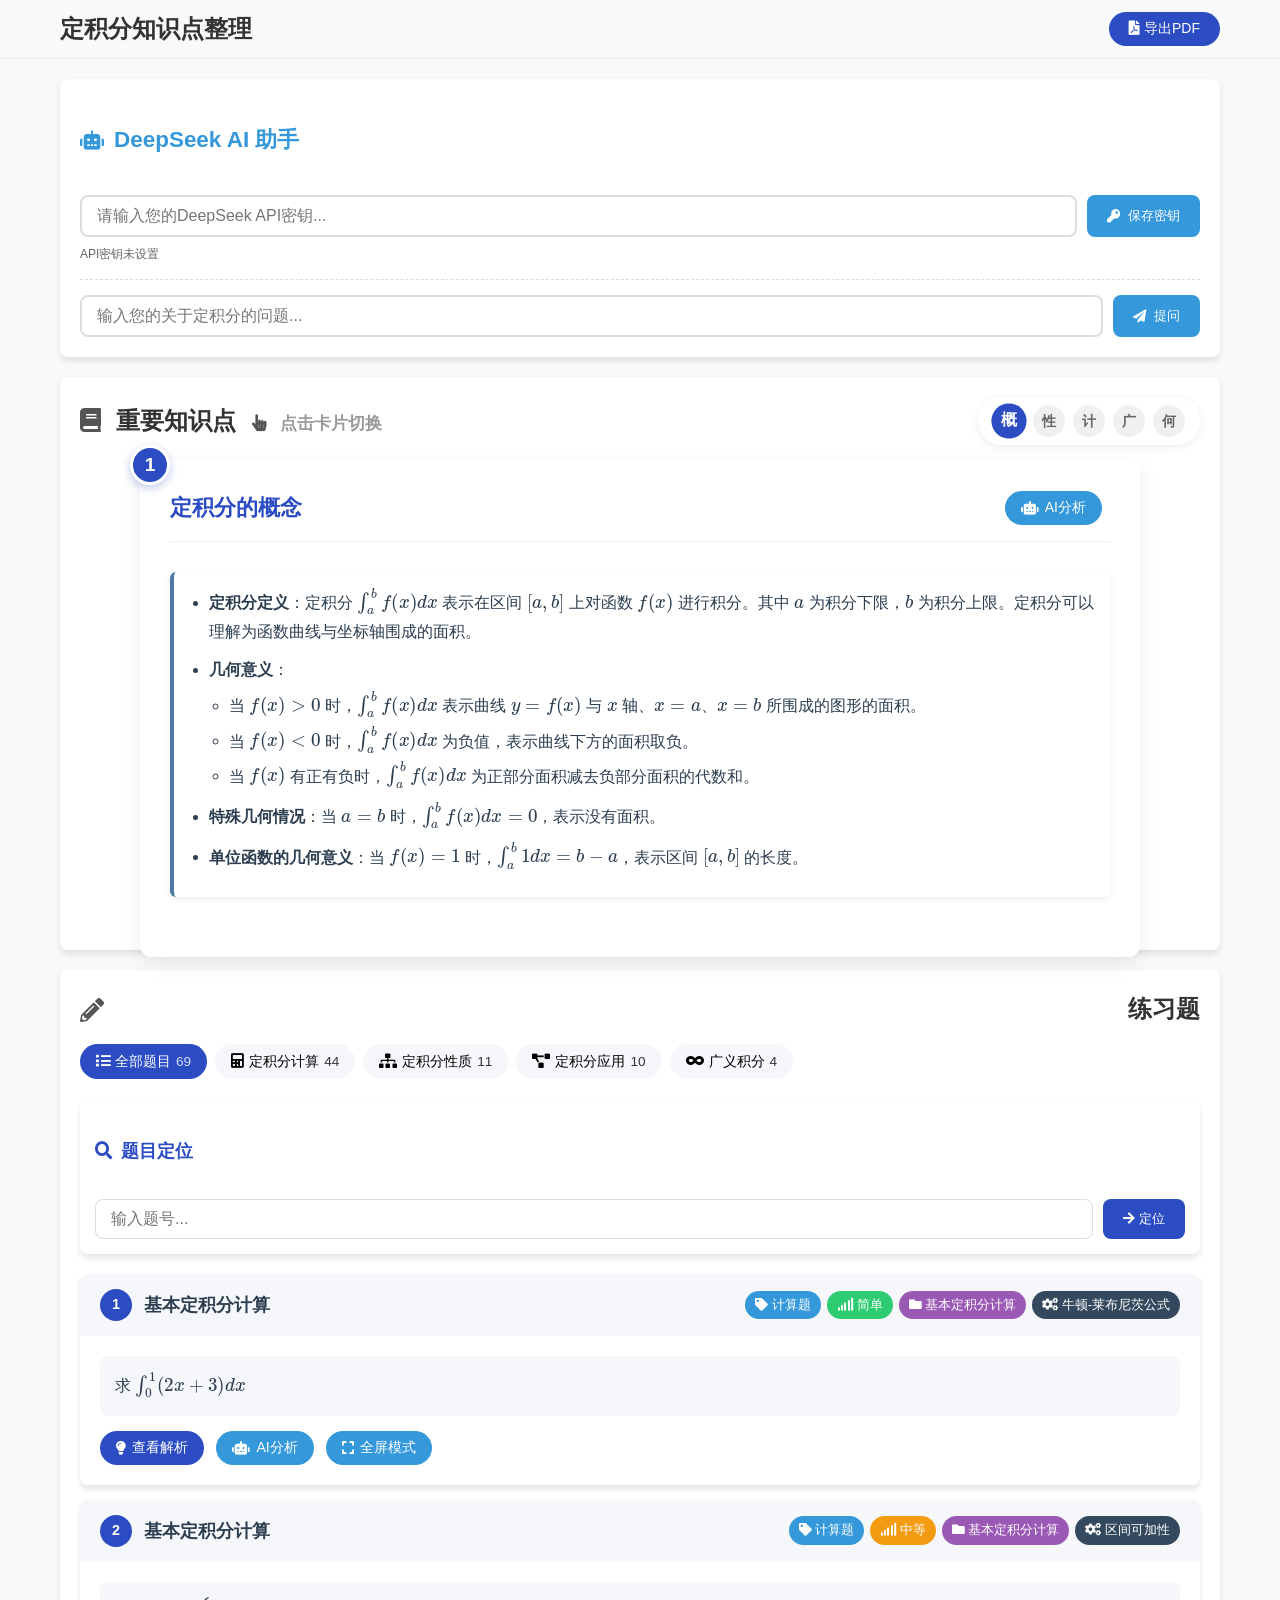
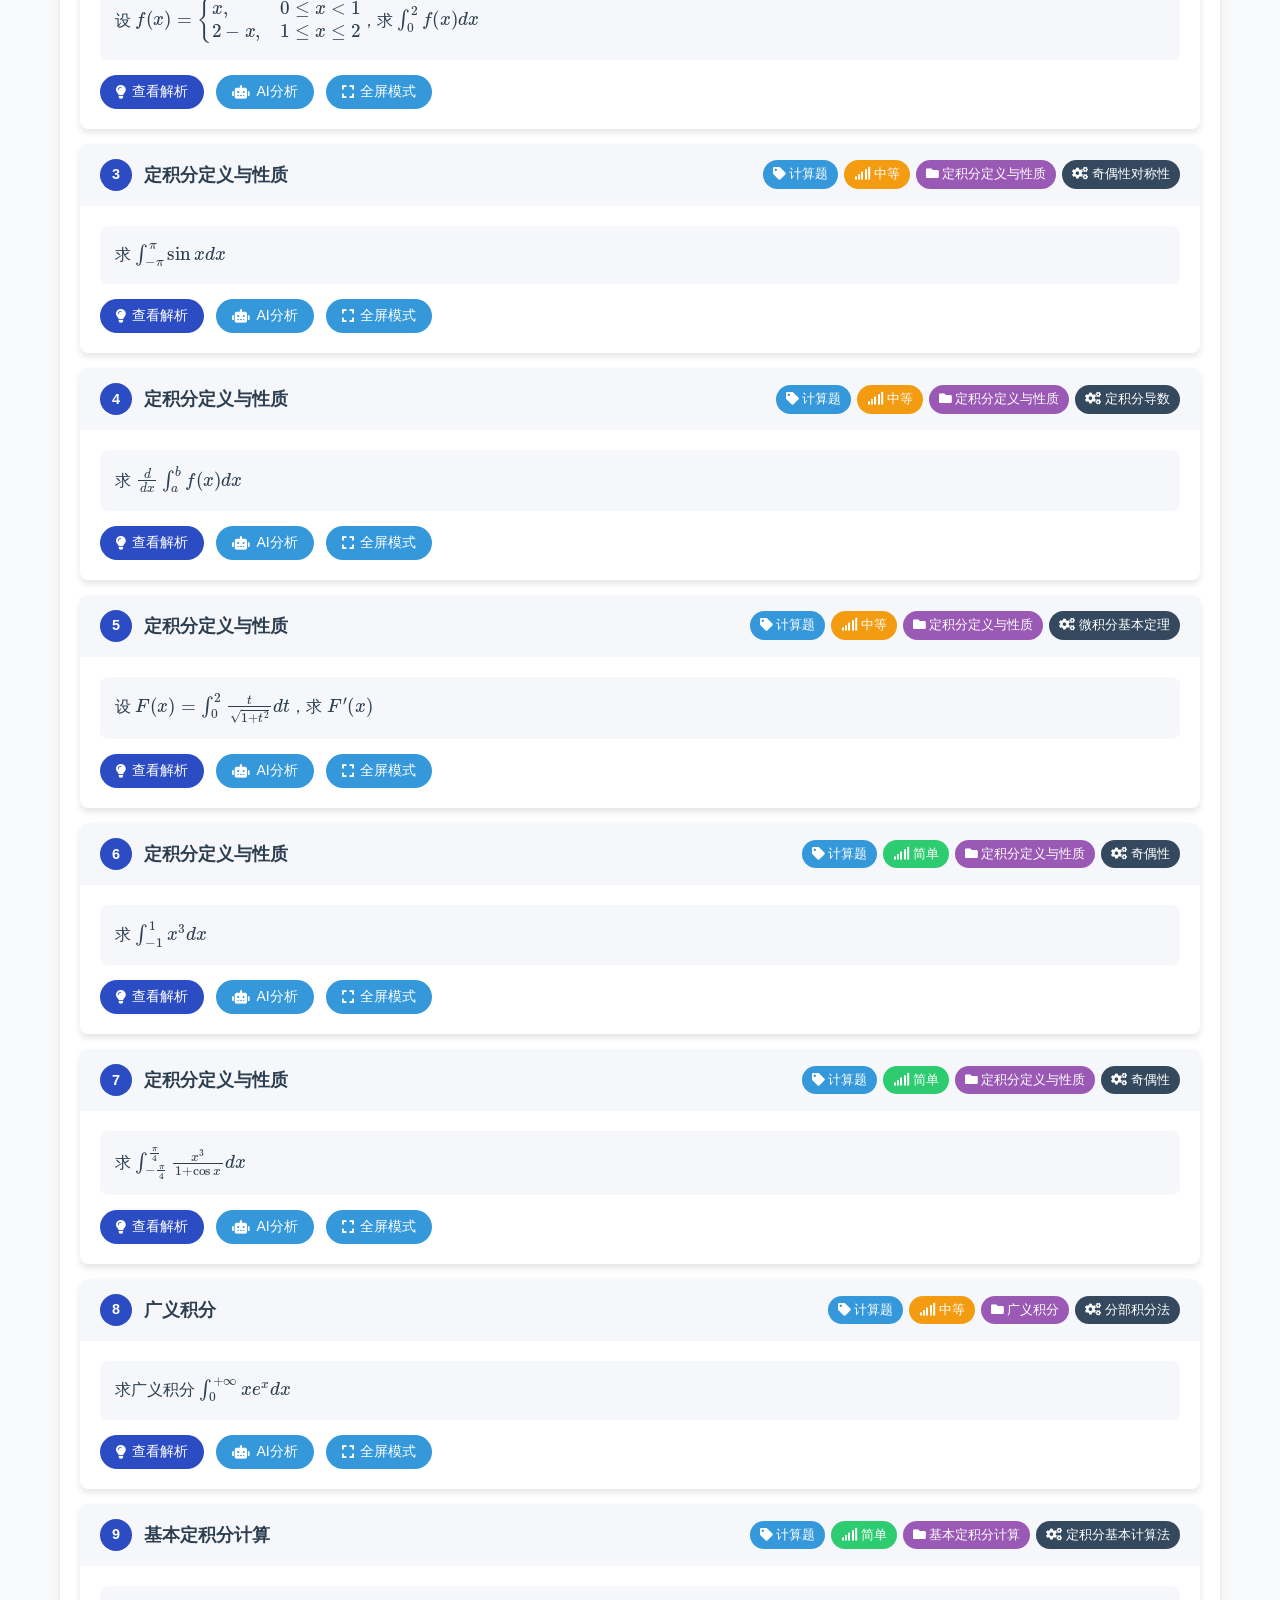
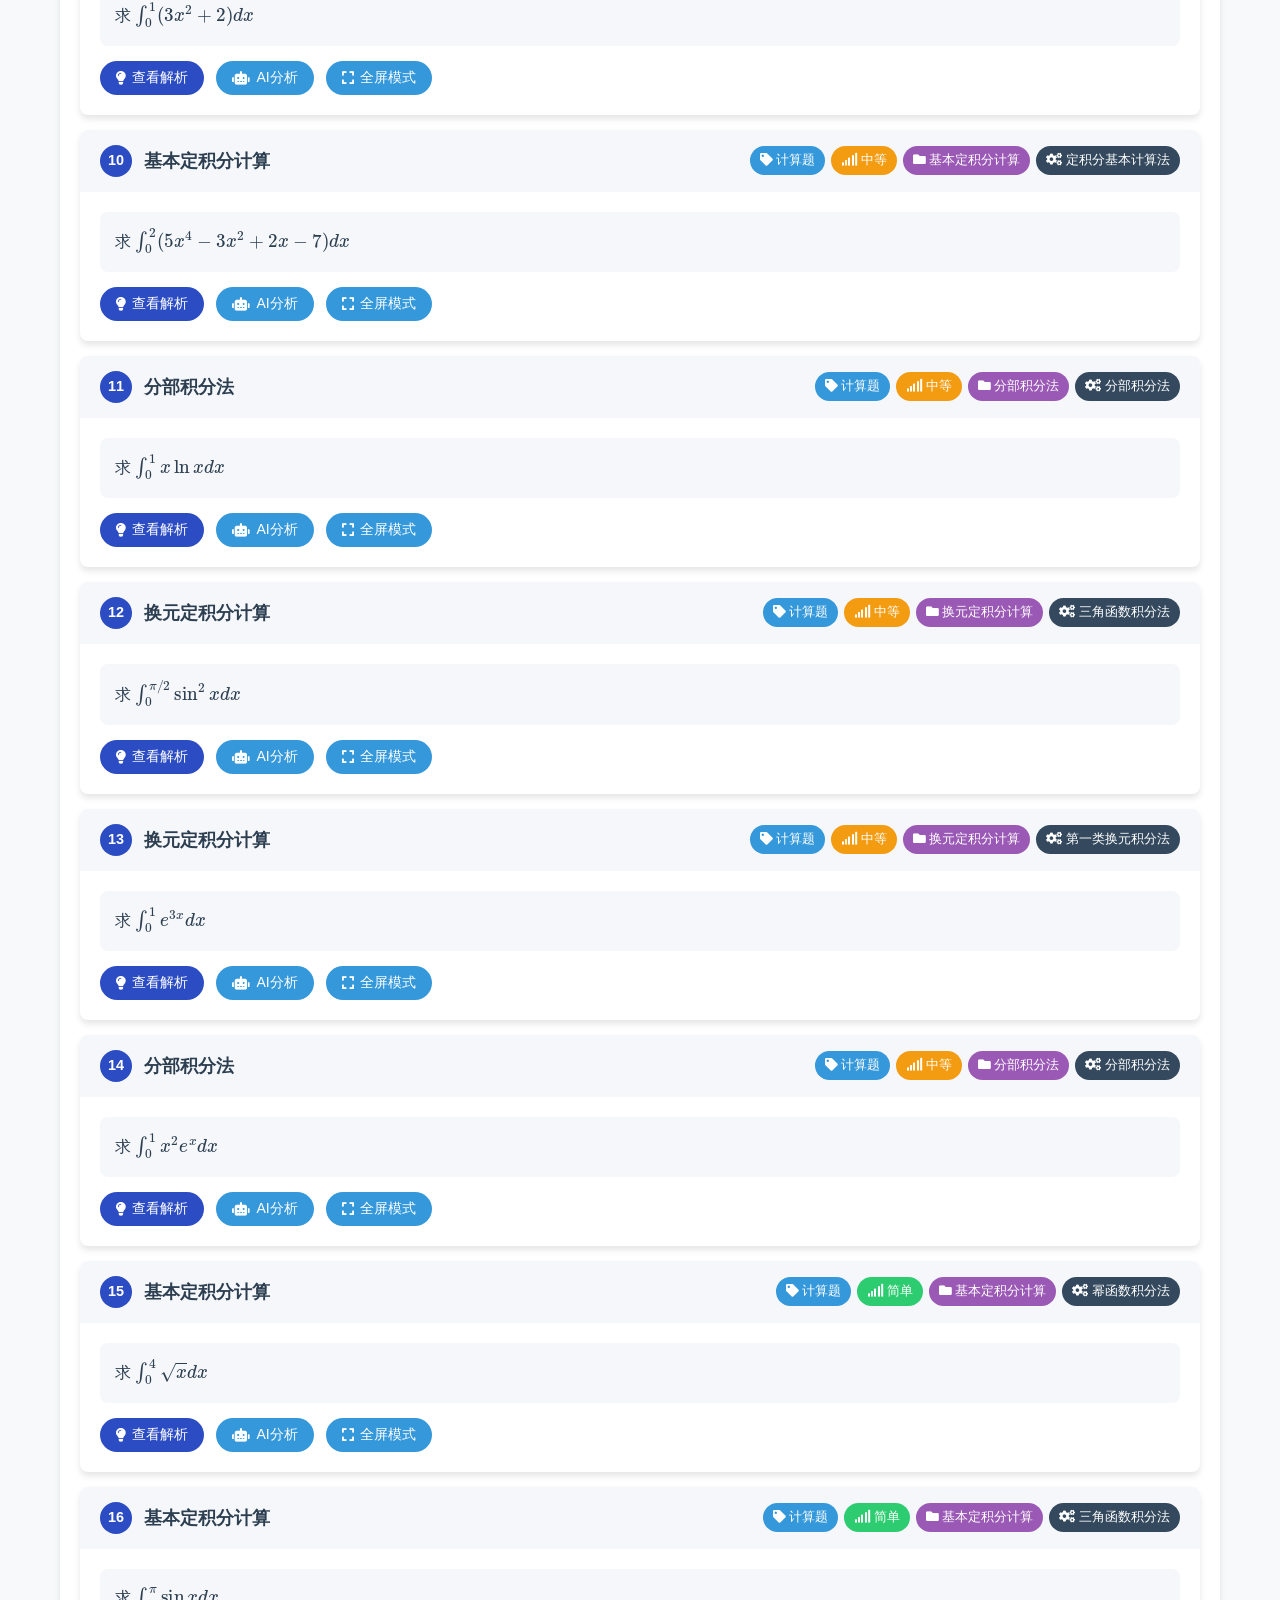
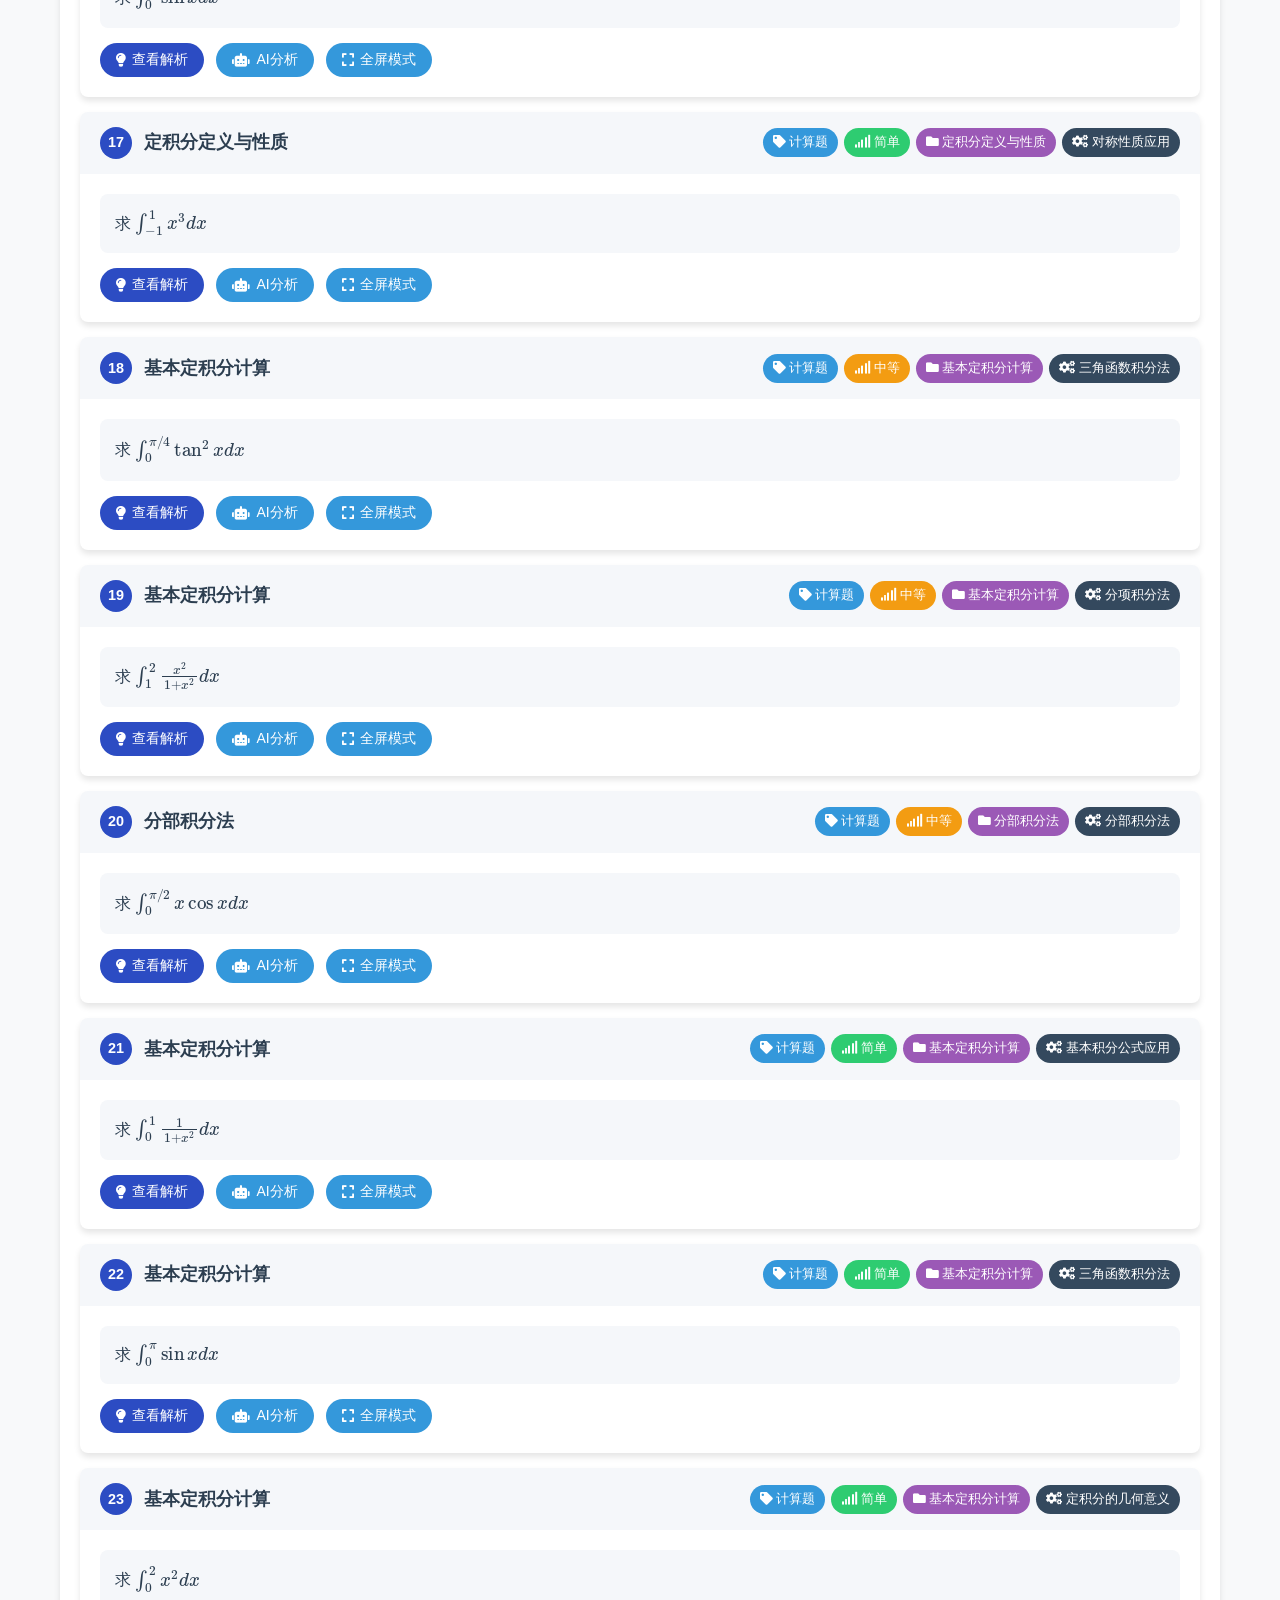
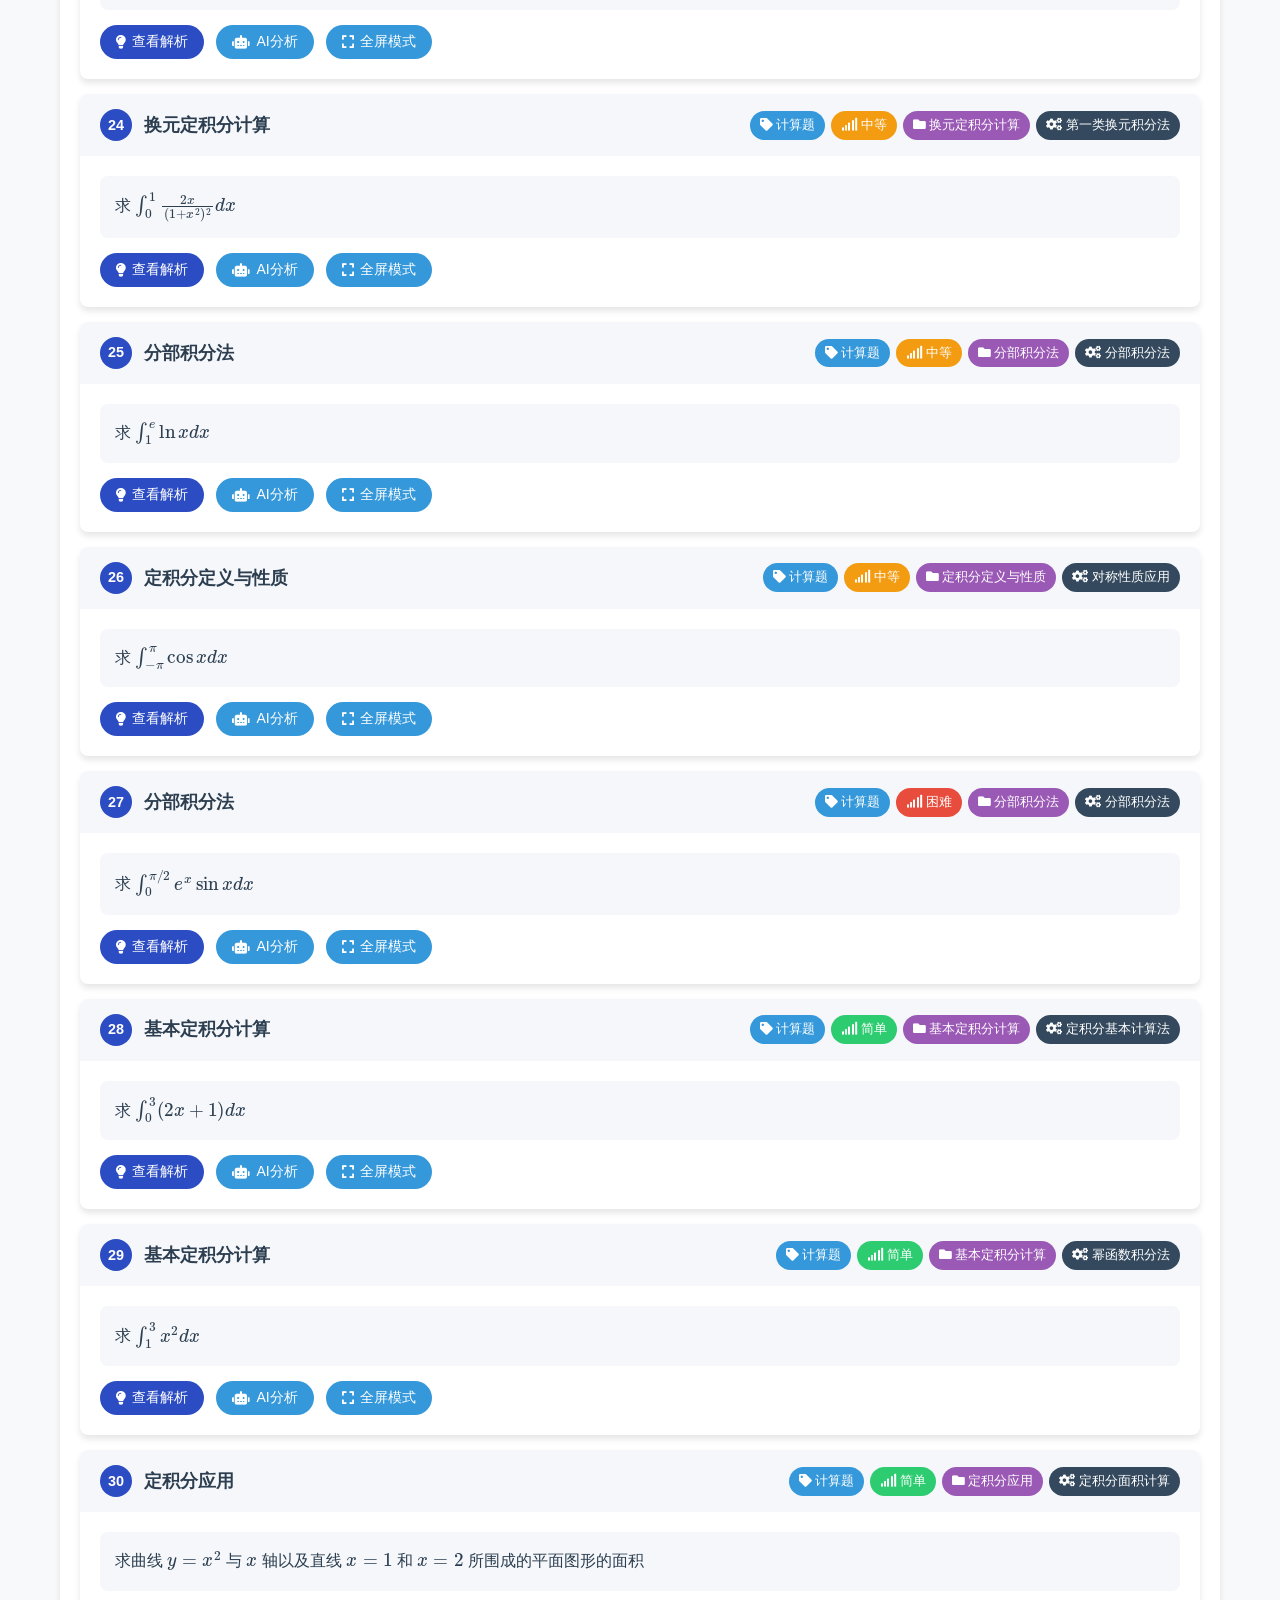
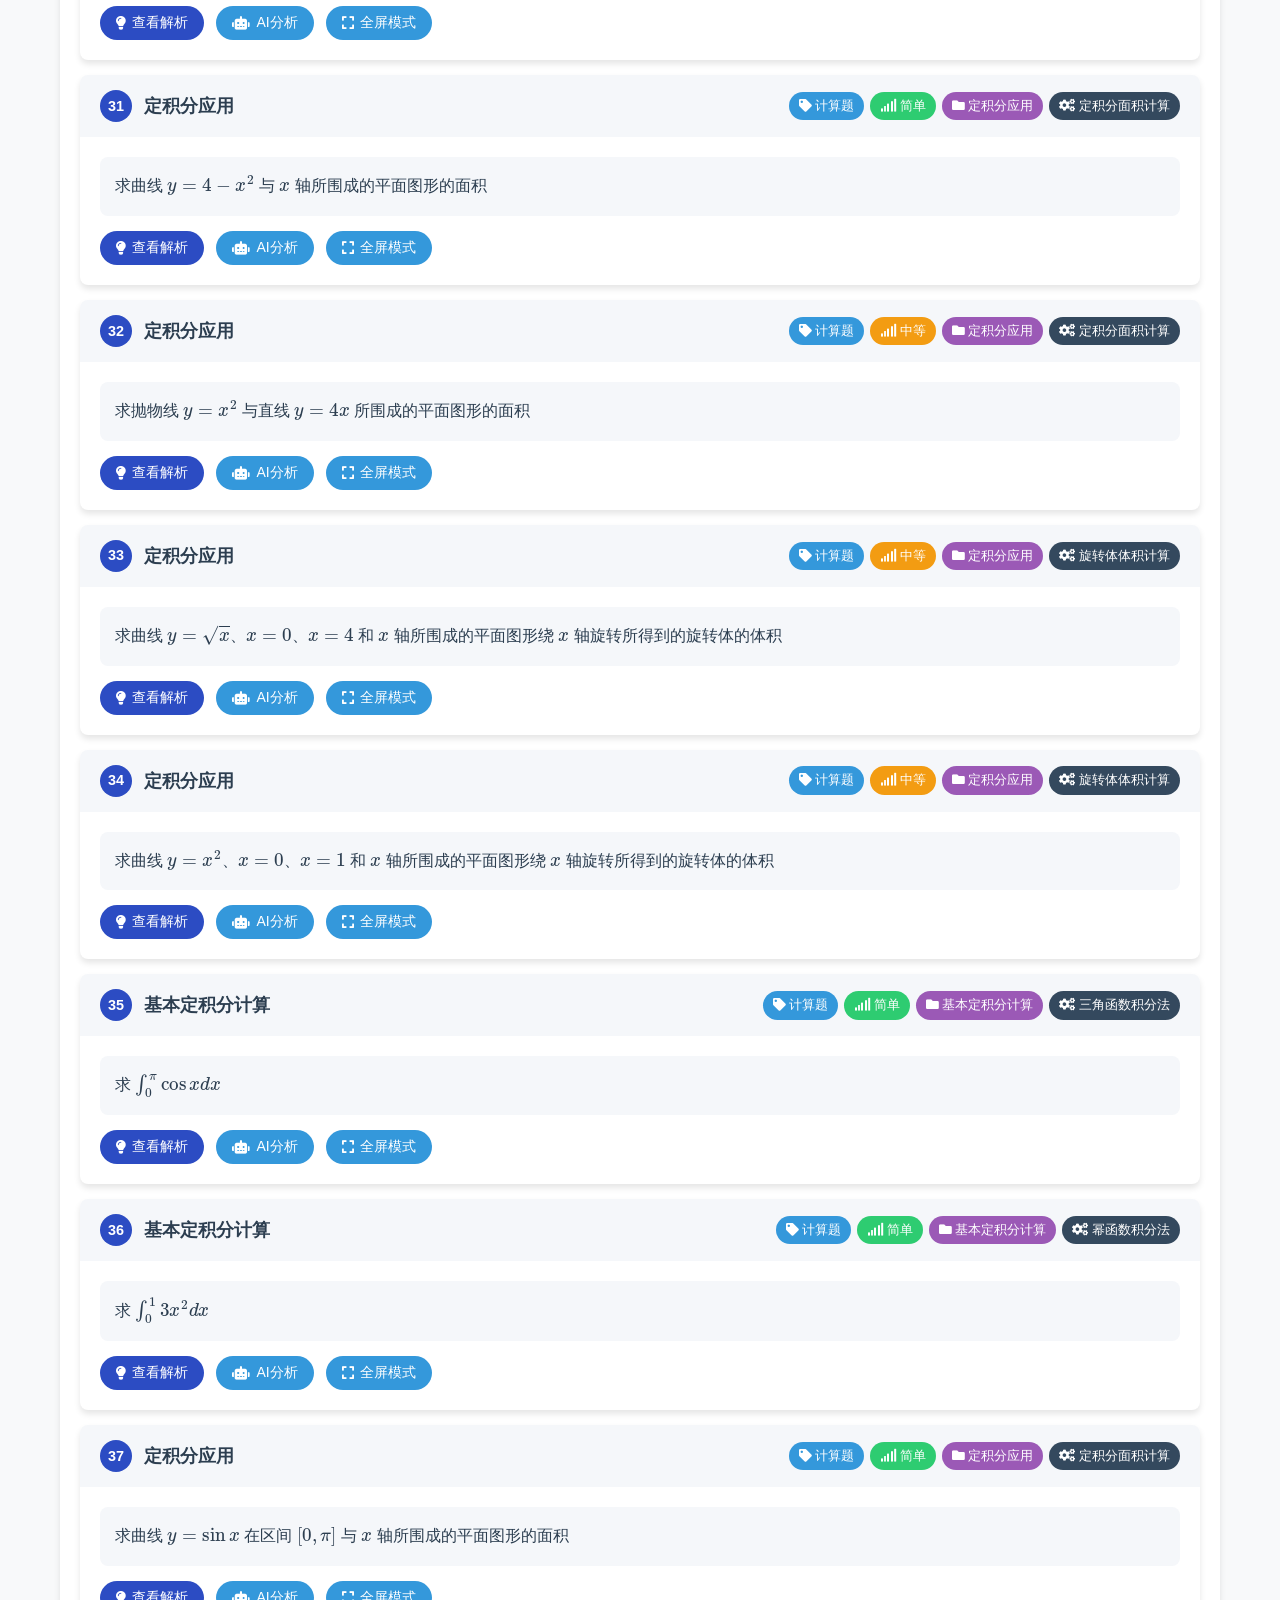
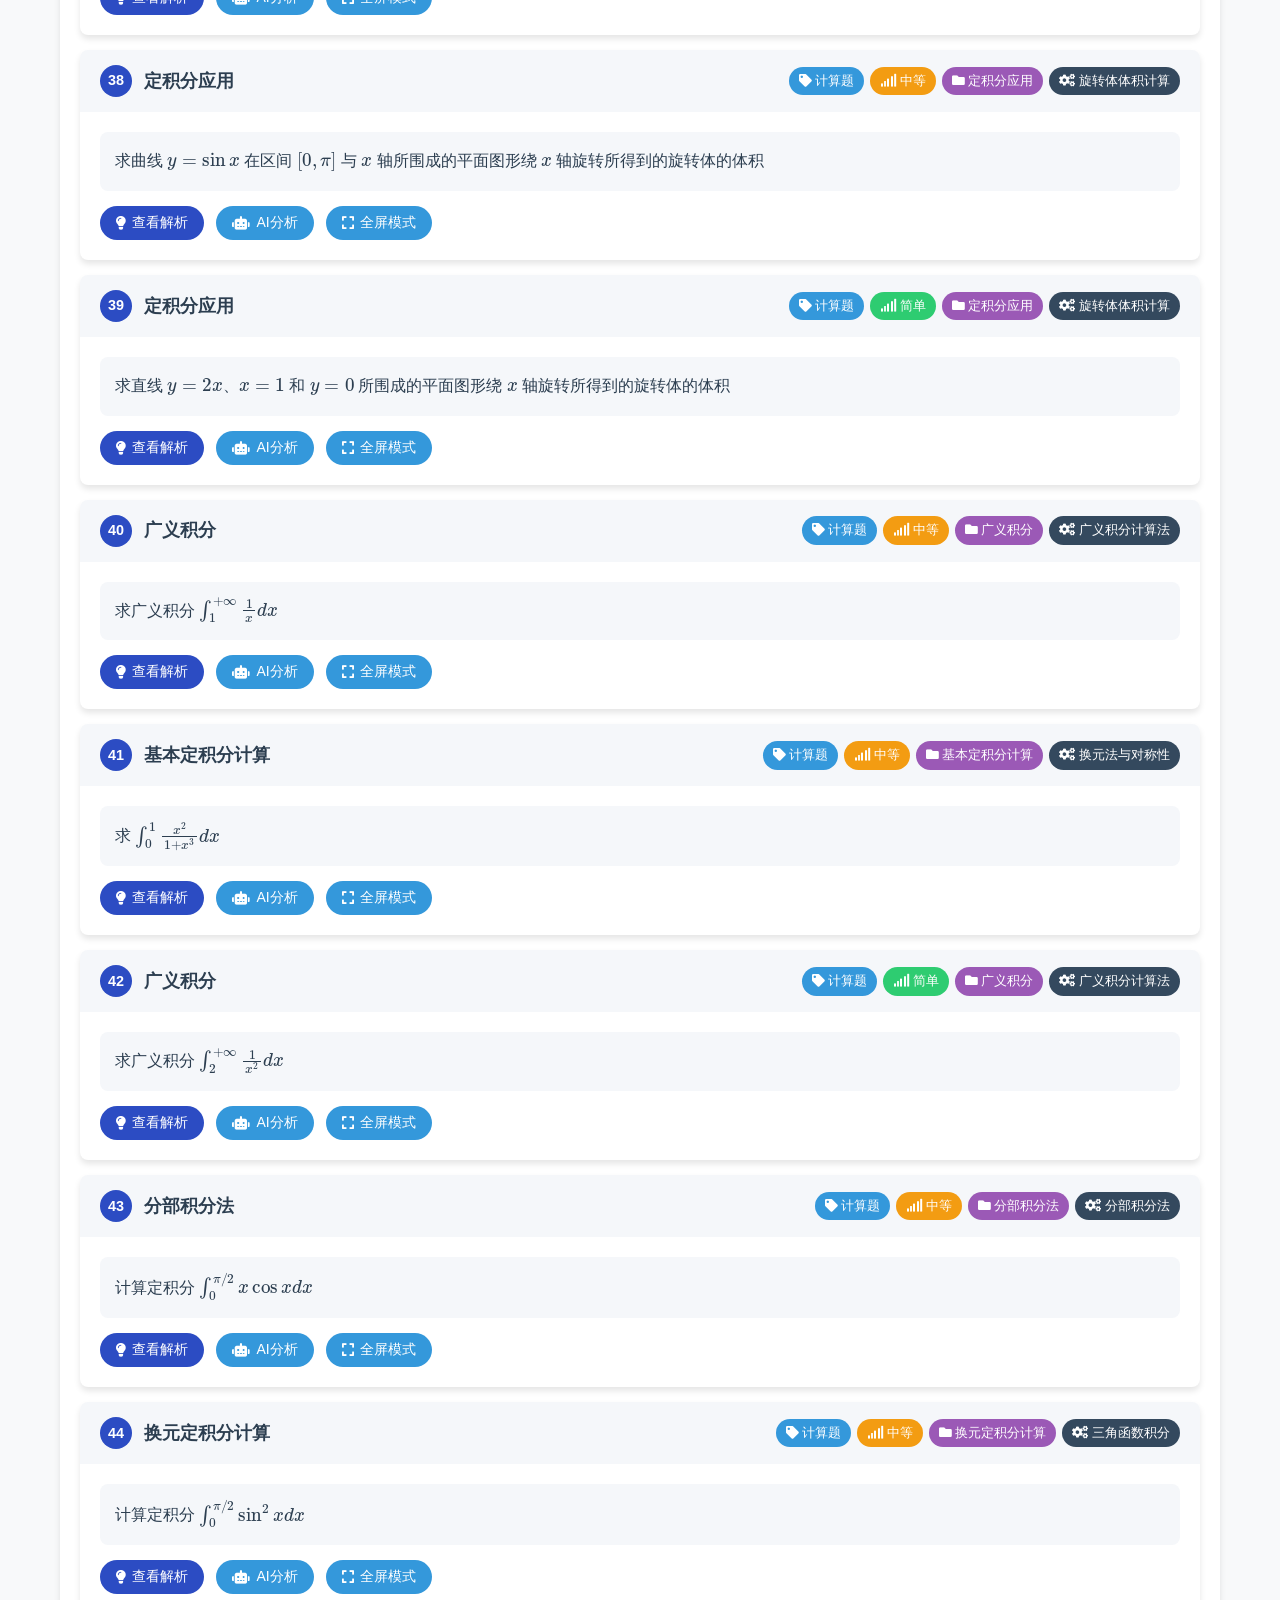
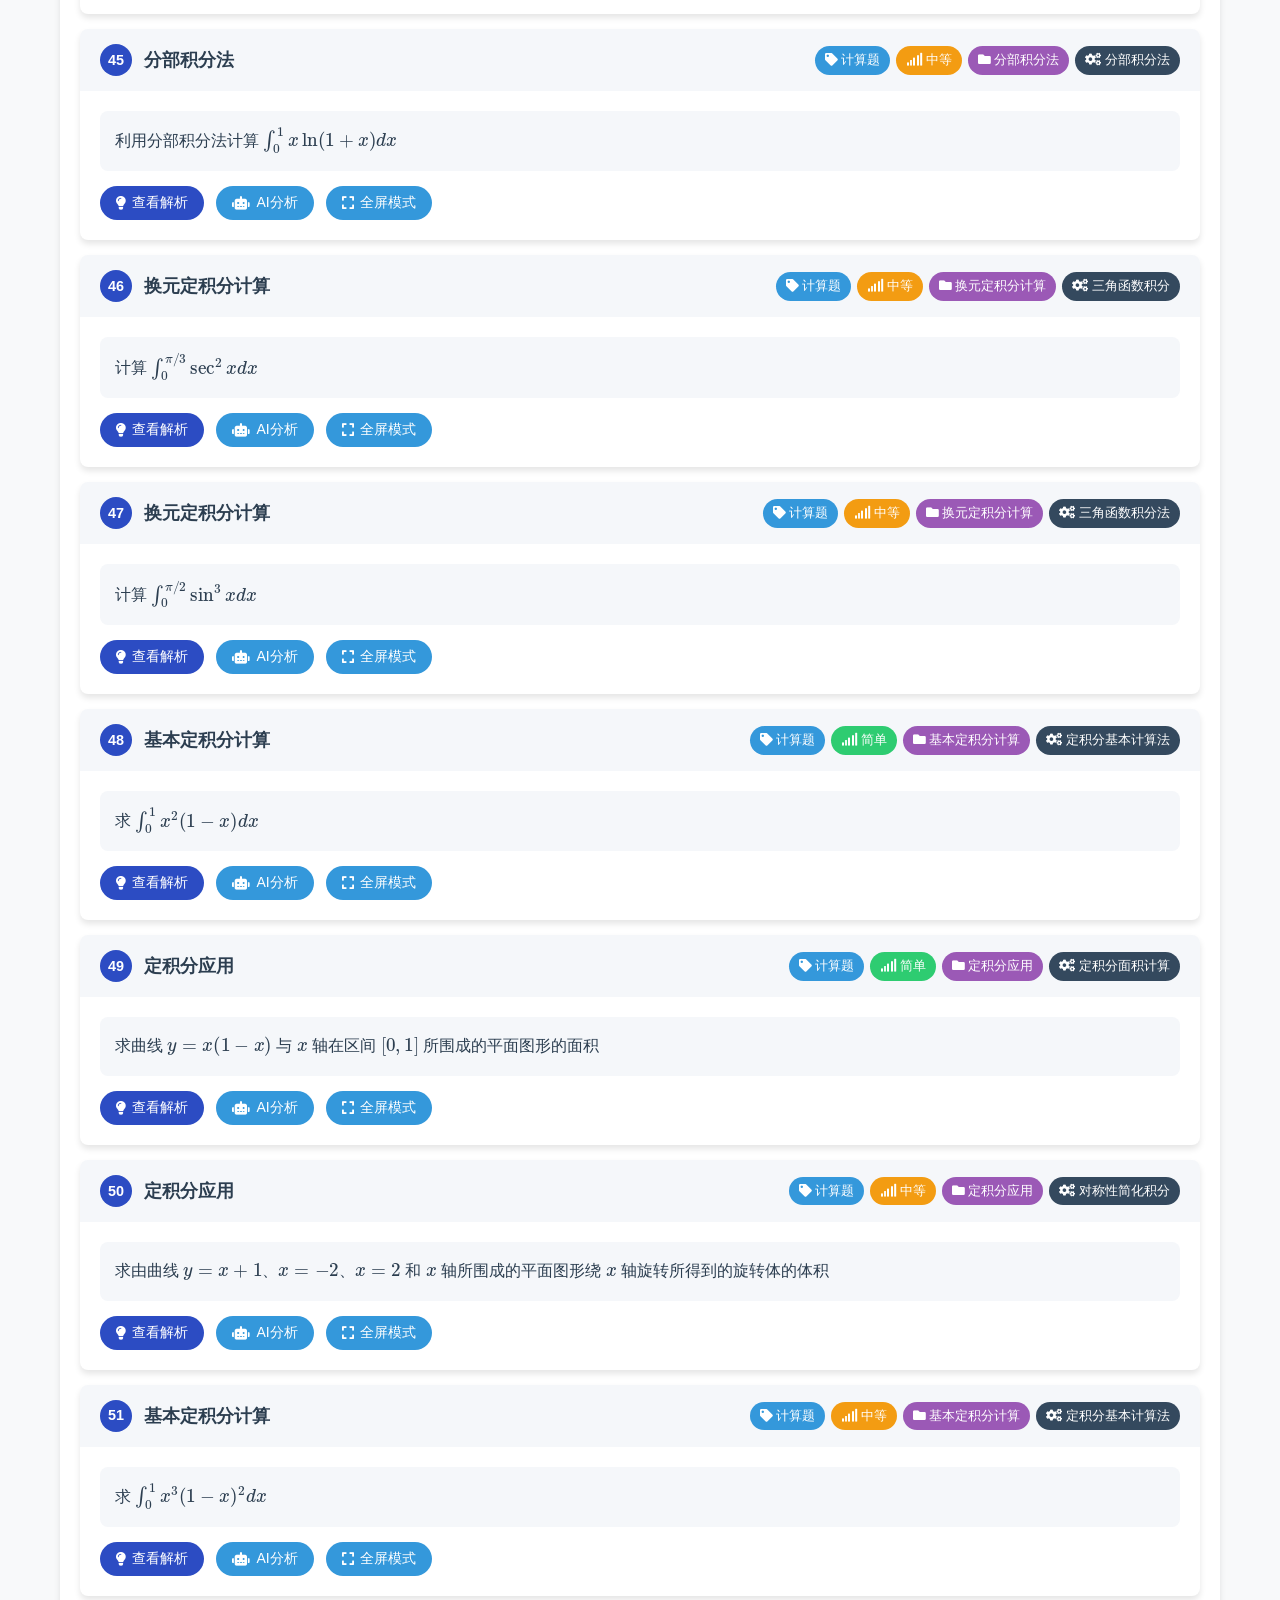
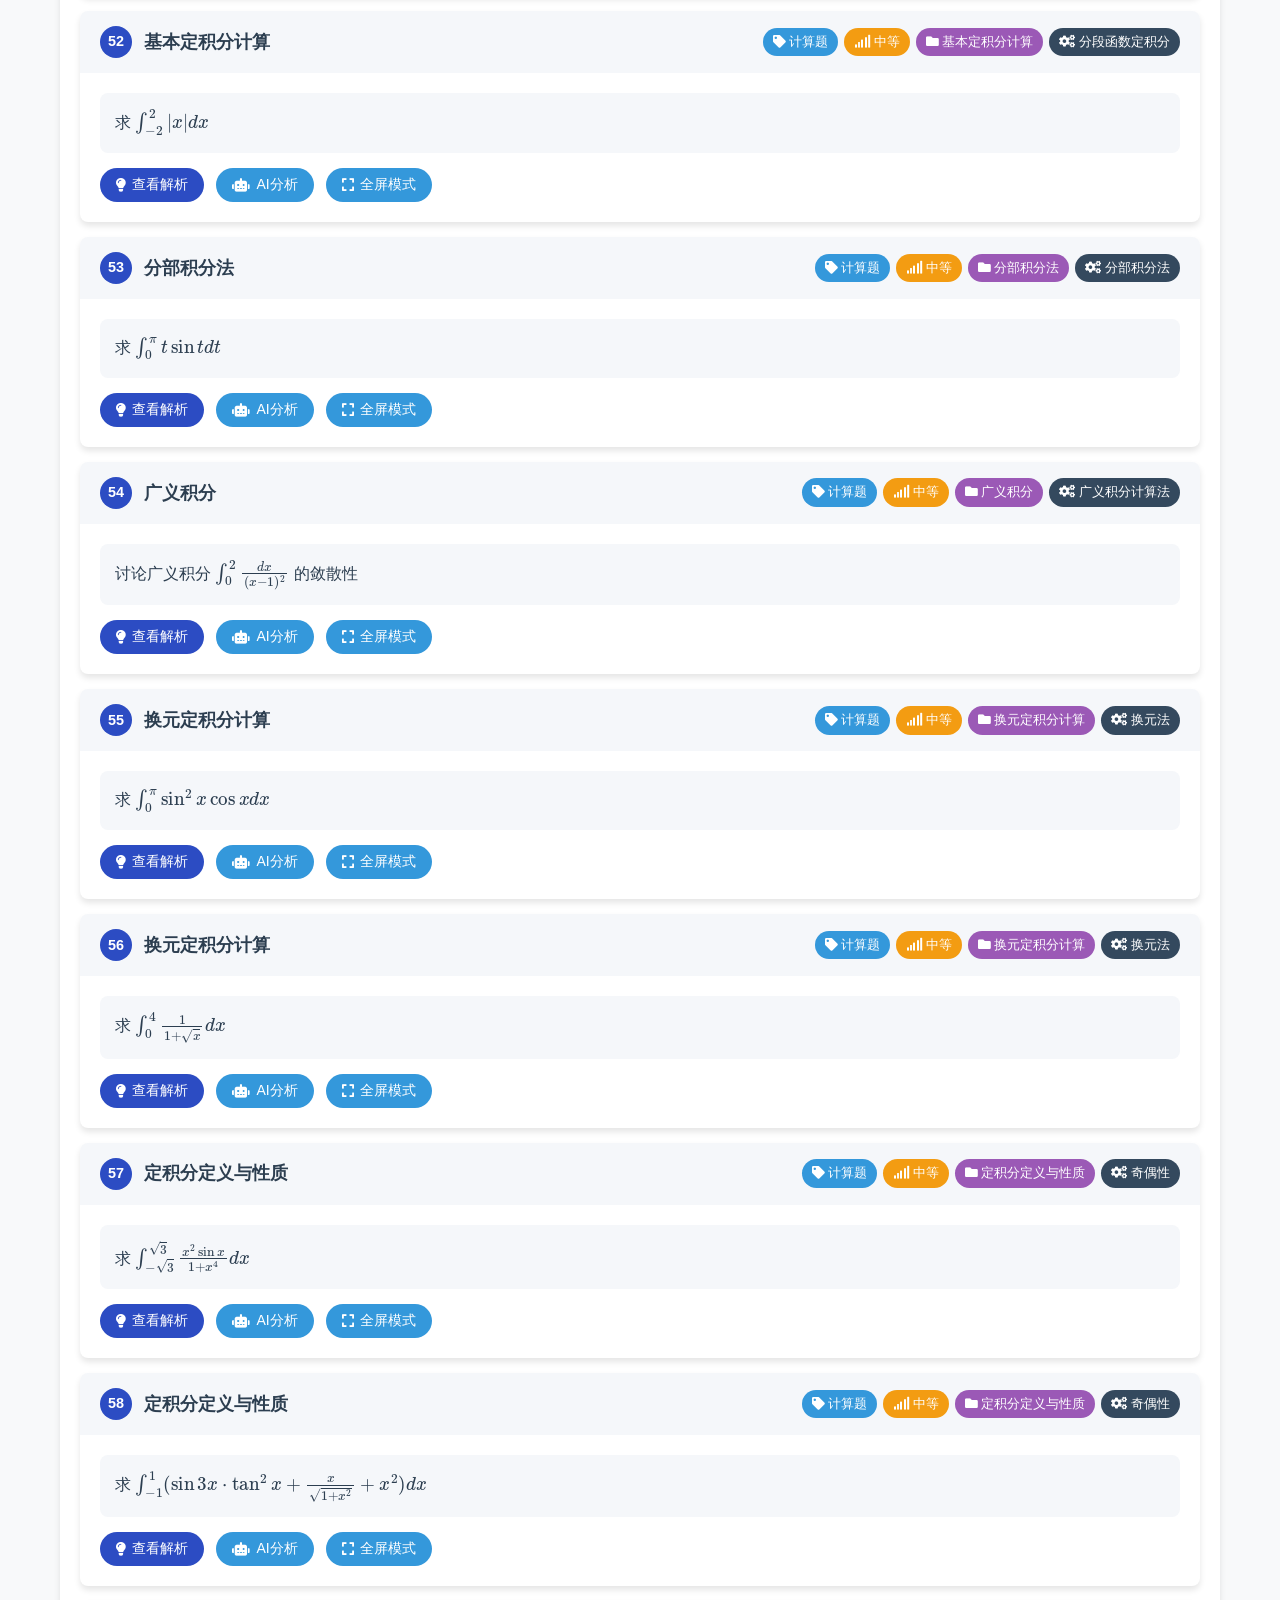
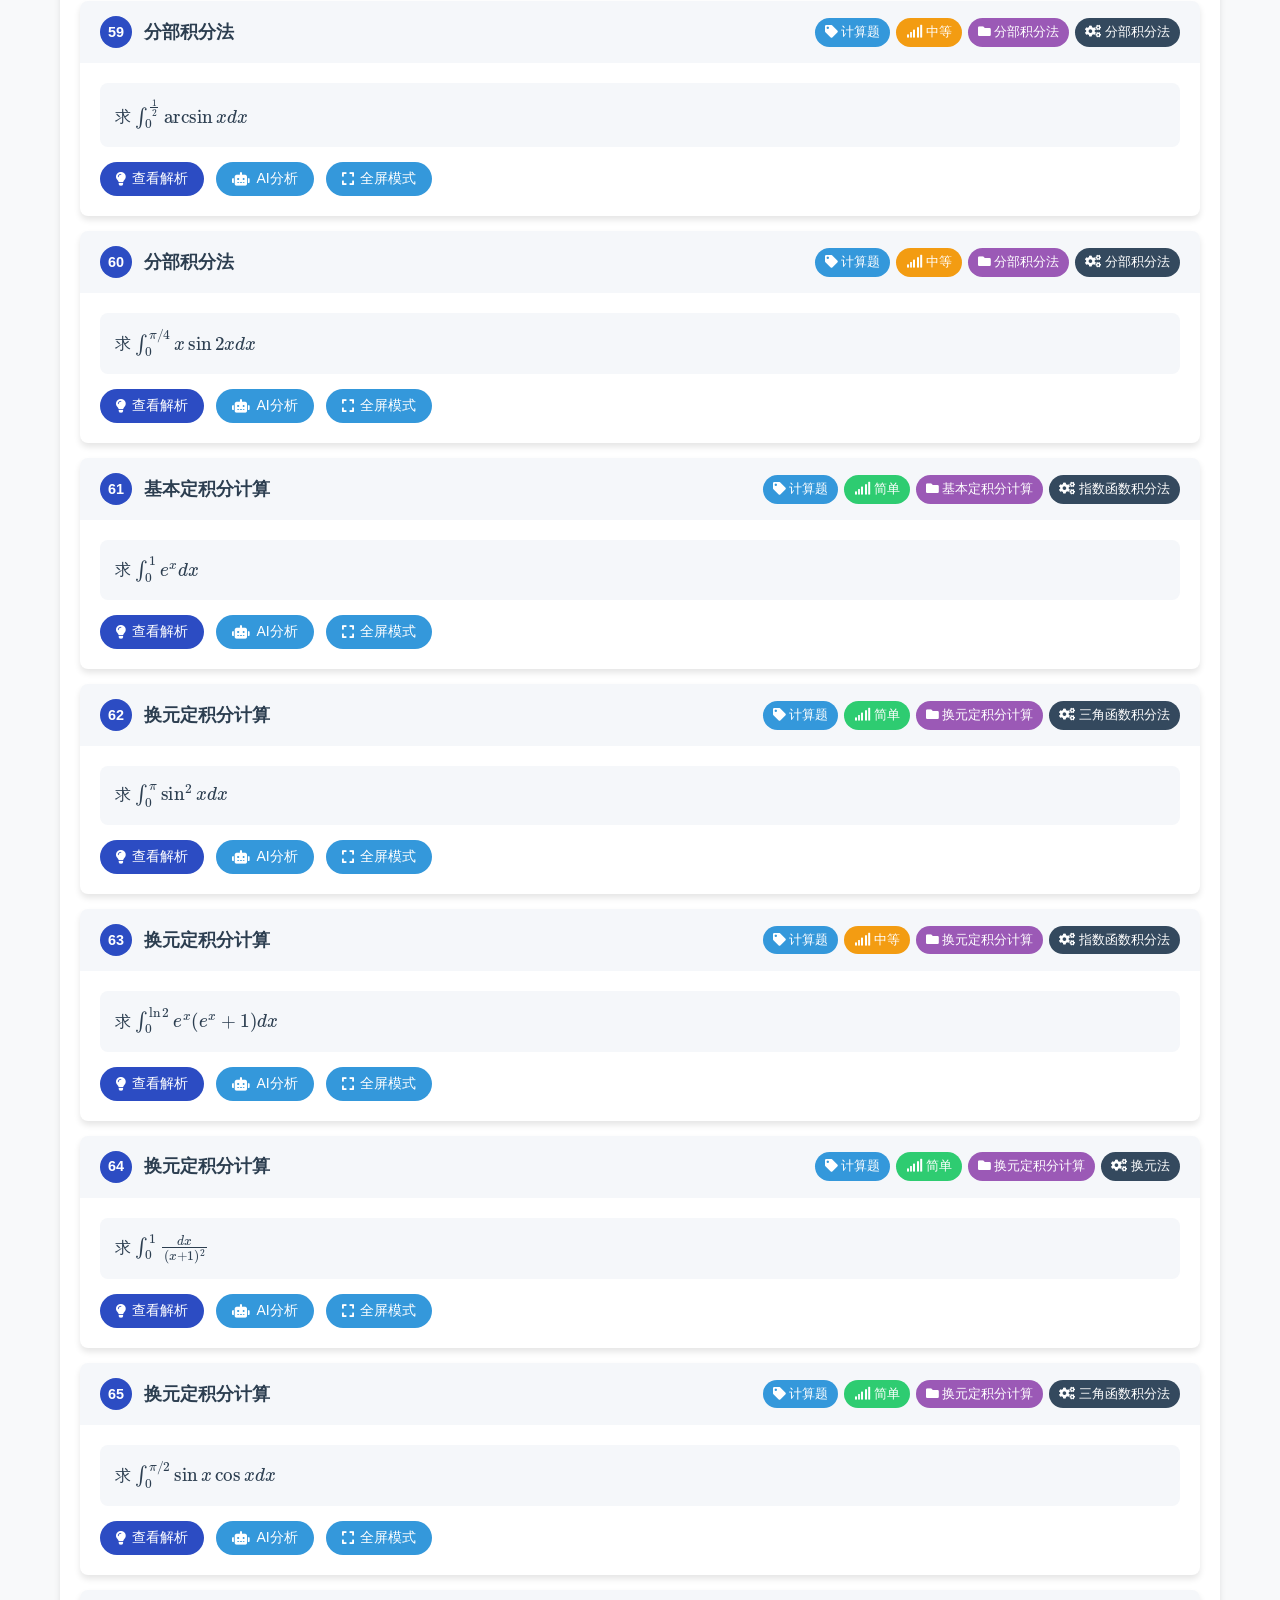
<file: assets/definite-integral.html>
<!DOCTYPE html>
<html lang="zh-CN">

<head>
    <meta charset="UTF-8">
    <meta name="viewport" content="width=device-width, initial-scale=1.0, maximum-scale=1.0, user-scalable=no">
    <title>定积分知识点整理</title>

    <!-- 字体图标 -->
    <link rel="stylesheet" href="fontawesome/css/all.min.css">

    <!-- 主要样式 -->
    <style>
        :root {
            --primary-color: #2c4cc3;
            --secondary-color: #3498db;
            --accent-color: #e74c3c;
            --success-color: #2ecc71;
            --warning-color: #f39c12;
            --info-color: #9b59b6;
            --bg-color: #f8f9fa;
            --text-color: #2c3e50;
            --light-gray: #f5f7fa;
            --dark-gray: #343a40;
            --border-color: #e2e8f0;
            --card-shadow: 0 4px 6px rgba(0, 0, 0, 0.1);
            --border-radius: 8px;
            --transition-speed: 0.3s;
            --deepseek-primary: #3498db;
            --deepseek-secondary: #2980b9;
        }

        /* 基础样式 */
        * {
            box-sizing: border-box;
        }

        body {
            font-family: 'Microsoft YaHei', Arial, sans-serif;
            line-height: 1.6;
            color: var(--text-color);
            background-color: var(--bg-color);
            margin: 0;
            padding: 0;
        }

        /* 容器 */
        .container {
            width: 100%;
            max-width: 1200px;
            margin: 0 auto;
            padding: 20px;
        }

        /* 简化的导航栏 */
        .navbar {
            background: none;
            box-shadow: none;
            border-bottom: 1px solid #eee;
            padding: 10px 0;
            position: relative;
        }

        .navbar-container {
            display: flex;
            justify-content: space-between;
            align-items: center;
            max-width: 1200px;
            margin: 0 auto;
            padding: 0 20px;
        }

        .navbar-brand {
            font-size: 1.5rem;
            font-weight: bold;
            color: #333;
            text-decoration: none;
        }

        .navbar-nav {
            display: flex;
            list-style: none;
            margin: 0;
            padding: 0;
            gap: 20px;
        }

        .nav-link {
            color: #666;
            text-decoration: none;
            font-weight: 500;
            padding: 8px 16px;
            border-radius: 20px;
            transition: all 0.3s;
        }

        .nav-link:hover {
            background-color: var(--light-gray);
            color: var(--primary-color);
        }

        /* 导出PDF按钮 */
        .export-pdf-nav-btn {
            padding: 8px 20px;
            background: var(--primary-color);
            color: white;
            border: none;
            border-radius: 20px;
            cursor: pointer;
            font-size: 14px;
            transition: all 0.3s;
        }

        .export-pdf-nav-btn:hover {
            background-color: #1e3a8a;
            transform: translateY(-2px);
        }

        /* 节段样式 */
        .section {
            background: white;
            border-radius: var(--border-radius);
            box-shadow: var(--card-shadow);
            padding: 20px;
            margin-bottom: 20px;
        }

        .section-title {
            color: #333;
            font-size: 1.5rem;
            margin: 0 0 15px 0;
            display: flex;
            align-items: center;
            justify-content: space-between;
        }

        .section-title i {
            margin-right: 8px;
            color: #555;
        }

        /* 知识点幻灯片样式 - 简化版 */
        .slides-container {
            position: relative;
            width: 100%;
            min-height: 450px;
            margin-bottom: 20px;
        }

        .slide {
            position: absolute;
            top: 0;
            left: 0;
            width: 100%;
            opacity: 0;
            pointer-events: none;
            transition: opacity 0.3s ease;
        }

        .slide.active {
            opacity: 1;
            pointer-events: auto;
        }

        .slide-card {
            background: white;
            border-radius: 12px;
            padding: 30px;
            box-shadow: 0 6px 20px rgba(0, 0, 0, 0.08);
            position: relative;
            width: 95%;
            margin: 0 auto;
            max-width: 1000px;
            cursor: pointer;
            transition: transform 0.3s ease;
        }

        .slide-card:hover {
            transform: translateY(-3px);
            box-shadow: 0 8px 25px rgba(0, 0, 0, 0.1);
        }

        .slide-number {
            position: absolute;
            top: -15px;
            left: -10px;
            width: 40px;
            height: 40px;
            background: var(--primary-color);
            color: white;
            border-radius: 50%;
            display: flex;
            align-items: center;
            justify-content: center;
            font-weight: bold;
            font-size: 1.2rem;
            box-shadow: 0 3px 8px rgba(44, 76, 195, 0.3);
            border: 3px solid white;
        }

        .slide-header {
            display: flex;
            justify-content: space-between;
            align-items: center;
            margin-bottom: 20px;
            padding-bottom: 15px;
            border-bottom: 1px solid #eee;
        }

        .slide-title {
            font-size: 1.4rem;
            color: var(--primary-color);
            margin: 0;
        }

        .slide-content {
            font-size: 1rem;
            line-height: 1.8;
        }

        /* 圆形导航 - 简化版 */
        .circle-nav {
            display: flex;
            gap: 8px;
            background: rgba(255, 255, 255, 0.9);
            padding: 8px 15px;
            border-radius: 25px;
            box-shadow: 0 2px 8px rgba(0, 0, 0, 0.08);
        }

        .circle-num {
            width: 32px;
            height: 32px;
            border-radius: 50%;
            background: #f0f0f0;
            color: #666;
            display: flex;
            align-items: center;
            justify-content: center;
            font-weight: 600;
            cursor: pointer;
            transition: all 0.3s;
            font-size: 0.9rem;
        }

        .circle-num:hover {
            transform: scale(1.1);
            background: #e0e0e0;
        }

        .circle-num.active {
            background: var(--primary-color);
            color: white;
            transform: scale(1.1);
        }

        /* 筛选器 - 简化版 */
        .filter-section {
            margin-bottom: 20px;
        }

        .filter-container {
            display: flex;
            flex-wrap: wrap;
            gap: 8px;
        }

        .filter-btn {
            padding: 8px 16px;
            background: var(--light-gray);
            border: none;
            border-radius: 20px;
            cursor: pointer;
            transition: all 0.3s;
            font-size: 0.9rem;
            display: flex;
            align-items: center;
            gap: 5px;
        }

        .filter-btn:hover {
            background: #e0e0e0;
        }

        .filter-btn.active {
            background: var(--primary-color);
            color: white;
        }

        .filter-btn .count {
            font-size: 0.85rem;
            opacity: 0.8;
        }

        /* 题目定位器 - 简化版 */
        .locator-section {
            margin-bottom: 20px;
            padding: 15px;
            background: white;
            border-radius: var(--border-radius);
            box-shadow: var(--card-shadow);
        }

        .locator-title {
            display: flex;
            align-items: center;
            margin-bottom: 10px;
            color: var(--primary-color);
            font-size: 1.1rem;
        }

        .locator-title i {
            margin-right: 8px;
        }

        .locator-input-container {
            display: flex;
            gap: 10px;
        }

        .problem-number-input {
            flex: 1;
            padding: 10px 15px;
            border: 1px solid #ddd;
            border-radius: 8px;
            font-size: 16px;
            transition: border-color 0.3s;
        }

        .problem-number-input:focus {
            border-color: var(--primary-color);
            outline: none;
        }

        .locate-problem-btn {
            padding: 10px 20px;
            background: var(--primary-color);
            color: white;
            border: none;
            border-radius: 8px;
            cursor: pointer;
            transition: all 0.3s;
        }

        .locate-problem-btn:hover {
            background-color: #1e3a8a;
        }

        /* 习题项目 - 简化版 */
        .exercise-item {
            margin-bottom: 15px;
            border-radius: var(--border-radius);
            background: white;
            box-shadow: var(--card-shadow);
            transition: all 0.3s;
            overflow: hidden;
        }

        .exercise-item:hover {
            box-shadow: 0 6px 12px rgba(0, 0, 0, 0.1);
            transform: translateY(-2px);
        }

        .exercise-item.highlight {
            animation: highlight-pulse 2s;
        }

        @keyframes highlight-pulse {
            0% {
                box-shadow: 0 0 0 0 rgba(44, 76, 195, 0.7);
            }

            70% {
                box-shadow: 0 0 0 15px rgba(44, 76, 195, 0);
            }

            100% {
                box-shadow: 0 0 0 0 rgba(44, 76, 195, 0);
            }
        }

        .exercise-header {
            padding: 15px 20px;
            background: var(--light-gray);
            display: flex;
            align-items: center;
            justify-content: space-between;
            flex-wrap: wrap;
            gap: 10px;
        }

        .exercise-title-wrapper {
            display: flex;
            align-items: center;
            gap: 12px;
        }

        .exercise-number {
            background: var(--primary-color);
            color: white;
            width: 32px;
            height: 32px;
            border-radius: 50%;
            display: flex;
            align-items: center;
            justify-content: center;
            font-weight: bold;
            font-size: 0.9rem;
        }

        .exercise-title {
            font-size: 1.1rem;
            margin: 0;
            color: var(--text-color);
        }

        .exercise-meta {
            display: flex;
            gap: 6px;
            flex-wrap: wrap;
        }

        .exercise-type,
        .exercise-difficulty,
        .exercise-category,
        .exercise-method {
            padding: 4px 10px;
            border-radius: 15px;
            font-size: 0.8rem;
            white-space: nowrap;
        }

        .exercise-type {
            background: var(--secondary-color);
            color: white;
        }

        .exercise-difficulty.easy {
            background: var(--success-color);
            color: white;
        }

        .exercise-difficulty.medium {
            background: var(--warning-color);
            color: white;
        }

        .exercise-difficulty.hard {
            background: var(--accent-color);
            color: white;
        }

        .exercise-category {
            background: var(--info-color);
            color: white;
        }

        .exercise-method {
            background: #34495e;
            color: white;
        }

        .exercise-content {
            padding: 20px;
        }

        .exercise-question {
            line-height: 1.8;
            padding: 15px;
            background: var(--light-gray);
            border-radius: var(--border-radius);
            margin-bottom: 15px;
        }

        /* 按钮样式 - 简化版 */
        .btn {
            display: inline-flex;
            align-items: center;
            padding: 8px 16px;
            border: none;
            border-radius: 20px;
            cursor: pointer;
            font-size: 14px;
            font-weight: 500;
            margin-right: 8px;
            transition: all 0.3s;
            gap: 6px;
        }

        .solution-toggle {
            background: var(--primary-color);
            color: white;
        }

        .solution-toggle:hover {
            background-color: #1e3a8a;
            transform: translateY(-1px);
        }

        .ai-analysis-btn {
            background: var(--deepseek-primary);
            color: white;
        }

        .ai-analysis-btn:hover {
            background-color: var(--deepseek-secondary);
            transform: translateY(-1px);
        }

        .fullscreen-btn {
            background: #3498db;
            color: white;
        }

        .fullscreen-btn:hover {
            background-color: #2980b9;
            transform: translateY(-1px);
        }

        /* 解析内容 - 简化版 */
        .solution-content {
            display: none;
            margin-top: 20px;
            padding: 20px;
            background: #f8f9fa;
            border-radius: var(--border-radius);
            border-left: 3px solid var(--primary-color);
        }

        .solution-content.show {
            display: block;
        }

        .solution-section {
            margin-top: 20px;
        }

        .explanation,
        .answer {
            margin: 15px 0;
        }

        .explanation h4,
        .answer h4 {
            color: var(--primary-color);
            margin: 0 0 10px 0;
            display: flex;
            align-items: center;
            font-size: 1.1rem;
        }

        .explanation h4 i,
        .answer h4 i {
            margin-right: 8px;
        }

        .explanation-content {
            line-height: 1.8;
            padding: 15px;
            background: white;
            border-radius: var(--border-radius);
            white-space: pre-wrap;
        }

        /* 全局AI查询 - 简化版 */
        .global-deepseek-container {
            background: white;
            padding: 20px;
            border-radius: var(--border-radius);
            box-shadow: var(--card-shadow);
            margin-bottom: 20px;
        }

        .global-deepseek-title {
            display: flex;
            align-items: center;
            margin-bottom: 15px;
            color: var(--deepseek-primary);
            font-size: 1.2rem;
        }

        .global-deepseek-title i {
            margin-right: 10px;
        }

        .api-key-section {
            margin-bottom: 15px;
            padding-bottom: 15px;
            border-bottom: 1px dashed #ddd;
        }

        .api-key-input-container {
            display: flex;
            gap: 10px;
            margin-bottom: 8px;
        }

        .deepseek-api-key {
            flex: 1;
            padding: 10px 15px;
            border: 2px solid #ddd;
            border-radius: 8px;
            font-size: 16px;
            transition: border-color 0.3s;
        }

        .deepseek-api-key:focus {
            border-color: var(--deepseek-primary);
            outline: none;
        }

        .global-deepseek-btn {
            padding: 10px 20px;
            background: var(--deepseek-primary);
            color: white;
            border: none;
            border-radius: 8px;
            cursor: pointer;
            font-weight: 500;
            transition: all 0.3s;
            display: flex;
            align-items: center;
            gap: 8px;
        }

        .global-deepseek-btn:hover {
            background-color: var(--deepseek-secondary);
            transform: translateY(-1px);
        }

        .api-key-status {
            display: flex;
            justify-content: space-between;
            align-items: center;
            font-size: 0.9rem;
            color: #666;
        }

        .text-button {
            background: none;
            border: none;
            color: var(--deepseek-primary);
            cursor: pointer;
            font-size: 0.85rem;
            padding: 0;
        }

        .text-button:hover {
            text-decoration: underline;
        }

        .api-key-valid {
            color: var(--success-color);
        }

        .api-key-invalid {
            color: var(--accent-color);
        }

        .global-deepseek-input-container {
            display: flex;
            gap: 10px;
        }

        .global-deepseek-input {
            flex: 1;
            padding: 10px 15px;
            border: 2px solid #ddd;
            border-radius: 8px;
            font-size: 16px;
            transition: border-color 0.3s;
        }

        .global-deepseek-input:focus {
            border-color: var(--deepseek-primary);
            outline: none;
        }

        /* DeepSeek模态框 - 简化版 */
        .deepseek-modal {
            display: none;
            position: fixed;
            top: 0;
            left: 0;
            width: 100%;
            height: 100%;
            background-color: rgba(0, 0, 0, 0.5);
            z-index: 2000;
            animation: fadeIn 0.3s;
        }

        .deepseek-modal.show {
            display: flex;
            justify-content: center;
            align-items: center;
        }

        .deepseek-modal-content {
            background-color: white;
            width: 800px;
            max-width: 90%;
            height: 80vh;
            border-radius: 12px;
            overflow: hidden;
            display: flex;
            flex-direction: column;
            box-shadow: 0 10px 25px rgba(0, 0, 0, 0.2);
            animation: slideUp 0.4s;
        }

        .deepseek-modal-header {
            display: flex;
            justify-content: space-between;
            align-items: center;
            padding: 15px 20px;
            background: var(--deepseek-primary);
            color: white;
        }

        .deepseek-modal-title {
            font-size: 1.1rem;
            font-weight: bold;
            margin: 0;
        }

        .deepseek-modal-close {
            background: transparent;
            border: none;
            color: white;
            font-size: 1.5rem;
            cursor: pointer;
            padding: 0;
            width: 30px;
            height: 30px;
            display: flex;
            align-items: center;
            justify-content: center;
            border-radius: 50%;
            transition: all 0.3s;
        }

        .deepseek-modal-close:hover {
            background: rgba(255, 255, 255, 0.2);
        }

        .deepseek-chat-container {
            flex: 1;
            overflow-y: auto;
            padding: 20px;
            background: #f8f9fa;
        }

        .deepseek-chat-message {
            margin-bottom: 15px;
            max-width: 85%;
            animation: fadeIn 0.3s;
        }

        .deepseek-chat-user {
            margin-left: auto;
            background: #dcf8c6;
            padding: 10px 15px;
            border-radius: 18px 18px 4px 18px;
            box-shadow: 0 1px 2px rgba(0, 0, 0, 0.1);
        }

        .deepseek-chat-ai {
            margin-right: auto;
            background: white;
            padding: 10px 15px;
            border-radius: 18px 18px 18px 4px;
            box-shadow: 0 1px 2px rgba(0, 0, 0, 0.1);
            border-left: 3px solid var(--deepseek-primary);
        }

        .deepseek-chat-input-container {
            display: flex;
            gap: 10px;
            padding: 15px 20px;
            background: white;
            border-top: 1px solid #eee;
        }

        .deepseek-chat-input {
            flex: 1;
            padding: 10px 15px;
            border: 2px solid #ddd;
            border-radius: 25px;
            font-size: 16px;
            transition: border-color 0.3s;
        }

        .deepseek-chat-input:focus {
            border-color: var(--deepseek-primary);
            outline: none;
        }

        .deepseek-chat-send {
            padding: 10px 20px;
            background: var(--deepseek-primary);
            color: white;
            border: none;
            border-radius: 25px;
            cursor: pointer;
            font-weight: 500;
            transition: all 0.3s;
        }

        .deepseek-chat-send:hover {
            background-color: var(--deepseek-secondary);
            transform: scale(1.05);
        }

        /* 全屏模式 - 新增逐行显示功能 */
        .fullscreen-overlay {
            display: none;
            position: fixed;
            top: 0;
            left: 0;
            width: 100%;
            height: 100%;
            background: white;
            z-index: 9999;
            overflow: hidden;
            flex-direction: column;
        }

        .fullscreen-overlay.show {
            display: flex;
        }

        .fullscreen-header {
            display: flex;
            justify-content: space-between;
            align-items: center;
            padding: 15px 20px;
            background: var(--primary-color);
            color: white;
            box-shadow: 0 2px 10px rgba(0, 0, 0, 0.1);
        }

        .fullscreen-title {
            font-size: 1.3rem;
            font-weight: bold;
        }

        .fullscreen-controls {
            display: flex;
            gap: 10px;
        }

        .fullscreen-control-btn {
            background: rgba(255, 255, 255, 0.2);
            border: none;
            color: white;
            padding: 8px 16px;
            border-radius: 20px;
            cursor: pointer;
            display: flex;
            align-items: center;
            gap: 6px;
            font-size: 14px;
            transition: all 0.3s;
        }

        .fullscreen-control-btn:hover {
            background: rgba(255, 255, 255, 0.3);
            transform: scale(1.05);
        }

        .fullscreen-content {
            flex: 1;
            overflow-y: auto;
            padding: 20px;
            cursor: pointer;
        }

        .fullscreen-exercise {
            background: white;
            border-radius: 12px;
            padding: 30px;
            max-width: 1000px;
            margin: 0 auto;
            box-shadow: 0 4px 10px rgba(0, 0, 0, 0.1);
        }

        .fullscreen-exercise .exercise-header {
            background: none;
            padding: 0 0 20px 0;
            margin-bottom: 20px;
            border-bottom: 2px solid #eee;
        }

        .fullscreen-exercise .exercise-question {
            font-size: 1.2rem;
            line-height: 2;
            padding: 20px;
            background: #f8f9fa;
            margin: 20px 0;
        }

        /* 逐行显示解析样式 */
        .fullscreen-solution-container {
            display: none;
            margin-top: 20px;
            padding: 20px;
            background: #f8f9fa;
            border-radius: 8px;
            cursor: pointer;
            position: relative;
            min-height: 200px;
            user-select: none;
            /* 防止选中文本 */
        }

        .fullscreen-solution-container:hover {
            background: #f0f5ff;
        }

        #fullscreen-solution-lines {
            min-height: 100px;
        }

        .fullscreen-solution-line {
            display: none;
            margin-bottom: 15px;
            padding: 15px 20px;
            border-radius: 6px;
            background: white;
            box-shadow: 0 2px 5px rgba(0, 0, 0, 0.08);
            animation: slideInLeft 0.5s ease-out;
            border-left: 4px solid var(--primary-color);
            line-height: 1.8;
            font-size: 1.05rem;
        }

        @keyframes slideInLeft {
            from {
                opacity: 0;
                transform: translateX(-30px);
            }

            to {
                opacity: 1;
                transform: translateX(0);
            }
        }

        .fullscreen-click-hint {
            text-align: center;
            color: #666;
            font-style: italic;
            margin: 15px 0;
            padding: 12px 20px;
            background: rgba(44, 76, 195, 0.08);
            border-radius: 8px;
            font-size: 0.95rem;
            animation: pulse 2s infinite;
        }

        @keyframes pulse {

            0%,
            100% {
                opacity: 0.8;
            }

            50% {
                opacity: 1;
            }
        }

        .fullscreen-progress {
            display: flex;
            align-items: center;
            margin-top: 25px;
            font-size: 0.9rem;
            color: #666;
            background: white;
            padding: 12px 15px;
            border-radius: 8px;
            box-shadow: 0 1px 3px rgba(0, 0, 0, 0.05);
        }

        .fullscreen-progress-bar {
            flex: 1;
            height: 8px;
            background: #e0e0e0;
            margin: 0 15px;
            border-radius: 4px;
            overflow: hidden;
            position: relative;
        }

        .fullscreen-progress-fill {
            height: 100%;
            background: linear-gradient(90deg, var(--primary-color), var(--secondary-color));
            width: 0%;
            transition: width 0.5s ease;
            border-radius: 4px;
        }

        .fullscreen-answer {
            margin-top: 25px;
            padding: 20px;
            background: rgba(46, 204, 113, 0.08);
            border-left: 4px solid var(--success-color);
            border-radius: 8px;
            display: none;
            animation: slideInLeft 0.5s ease-out;
        }

        .fullscreen-answer-title {
            font-weight: bold;
            color: var(--success-color);
            margin-bottom: 10px;
            font-size: 1.1rem;
            display: flex;
            align-items: center;
            gap: 8px;
        }

        .fullscreen-answer-title::before {
            content: '✓';
            display: inline-block;
            width: 24px;
            height: 24px;
            background: var(--success-color);
            color: white;
            border-radius: 50%;
            text-align: center;
            line-height: 24px;
        }

        /* 点击波纹效果 */
        .ripple {
            position: absolute;
            border-radius: 50%;
            background: rgba(44, 76, 195, 0.3);
            transform: translate(-50%, -50%) scale(0);
            animation: ripple 0.6s linear;
            pointer-events: none;
        }

        @keyframes ripple {
            to {
                transform: translate(-50%, -50%) scale(3);
                opacity: 0;
            }
        }

        .fullscreen-nav {
            display: flex;
            justify-content: space-between;
            align-items: center;
            padding: 20px;
            background: #f8f9fa;
            border-top: 1px solid #eee;
        }

        .fullscreen-nav-btn {
            padding: 10px 20px;
            background: linear-gradient(135deg, #4a6bdf, #2c4cc3);
            color: white;
            border: none;
            border-radius: 25px;
            cursor: pointer;
            display: flex;
            align-items: center;
            gap: 8px;
            transition: all 0.3s;
            font-weight: 500;
            box-shadow: 0 3px 6px rgba(0, 0, 0, 0.1);
        }

        .fullscreen-nav-btn:hover:not(:disabled) {
            transform: translateY(-2px);
            box-shadow: 0 5px 10px rgba(0, 0, 0, 0.15);
        }

        .fullscreen-nav-btn:disabled {
            opacity: 0.5;
            cursor: not-allowed;
            background: #cccccc;
        }

        .fullscreen-counter {
            font-size: 1rem;
            color: #666;
            font-weight: 500;
        }

        /* 加载动画 */
        .loading-spinner {
            display: inline-block;
            width: 20px;
            height: 20px;
            border: 3px solid rgba(255, 255, 255, 0.3);
            border-radius: 50%;
            border-top-color: #fff;
            animation: spin 1s ease-in-out infinite;
            margin-right: 10px;
        }

        @keyframes spin {
            to {
                transform: rotate(360deg);
            }
        }

        @keyframes fadeIn {
            from {
                opacity: 0;
            }

            to {
                opacity: 1;
            }
        }

        @keyframes slideUp {
            from {
                transform: translateY(30px);
                opacity: 0;
            }

            to {
                transform: translateY(0);
                opacity: 1;
            }
        }


        /* 返回顶部按钮 */
        .scroll-to-top {
            position: fixed;
            bottom: 30px;
            right: 30px;
            width: 50px;
            height: 50px;
            background: var(--primary-color);
            color: white;
            border: none;
            border-radius: 50%;
            cursor: pointer;
            opacity: 0;
            visibility: hidden;
            transition: all 0.3s;
            font-size: 20px;
            display: flex;
            align-items: center;
            justify-content: center;
            box-shadow: 0 3px 10px rgba(0, 0, 0, 0.2);
        }

        .scroll-to-top.show {
            opacity: 1;
            visibility: visible;
        }

        .scroll-to-top:hover {
            background-color: #1e3a8a;
            transform: translateY(-5px);
        }

        /* 移动端响应式设计 */
        @media (max-width: 768px) {
            body {
                font-size: 16px;
                line-height: 1.6;
            }

            .container {
                padding: 10px;
            }

            .navbar-container {
                flex-direction: column;
                gap: 10px;
                padding: 10px;
            }

            .navbar-brand {
                font-size: 1.3rem;
            }

            .navbar-nav {
                display: none;
            }

            .export-pdf-nav-btn {
                width: 100%;
                text-align: center;
            }

            /* 知识点幻灯片移动端适配 */
            .slides-container {
                min-height: 350px;
            }

            .slide-card {
                padding: 20px;
                width: 98%;
            }

            .slide-title {
                font-size: 1.2rem;
            }

            .slide-content {
                font-size: 0.95rem;
            }

            .circle-nav {
                padding: 6px 12px;
                gap: 6px;
            }

            .circle-num {
                width: 28px;
                height: 28px;
                font-size: 0.8rem;
            }

            /* 筛选器移动端适配 */
            .filter-container {
                display: grid;
                grid-template-columns: repeat(2, 1fr);
                gap: 8px;
            }

            .filter-btn {
                padding: 10px 12px;
                font-size: 0.85rem;
                text-align: center;
                justify-content: center;
            }

            /* 题目定位器移动端适配 */
            .locator-input-container {
                flex-direction: column;
                gap: 8px;
            }

            .problem-number-input,
            .locate-problem-btn {
                width: 100%;
                font-size: 16px;
            }

            /* 习题移动端适配 */
            .exercise-header {
                flex-direction: column;
                align-items: flex-start;
                gap: 10px;
            }

            .exercise-meta {
                width: 100%;
                justify-content: flex-start;
            }

            .exercise-type,
            .exercise-difficulty,
            .exercise-category,
            .exercise-method {
                padding: 3px 8px;
                font-size: 0.75rem;
            }

            .btn {
                padding: 8px 14px;
                font-size: 13px;
                margin: 5px 5px 5px 0;
            }

            /* DeepSeek模态框移动端适配 */
            .deepseek-modal-content {
                width: 95%;
                height: 90vh;
                margin: 5vh auto;
            }

            .deepseek-modal-header {
                padding: 12px 15px;
            }

            .deepseek-modal-title {
                font-size: 1rem;
            }

            .deepseek-chat-container {
                padding: 15px;
            }

            .deepseek-chat-message {
                max-width: 90%;
                font-size: 0.95rem;
            }

            .deepseek-chat-input-container {
                flex-direction: column;
                gap: 8px;
                padding: 12px;
            }

            .deepseek-chat-input,
            .deepseek-chat-send {
                width: 100%;
                font-size: 16px;
            }

            /* 全局AI查询移动端适配 */
            .global-deepseek-container {
                padding: 15px;
            }

            .api-key-input-container,
            .global-deepseek-input-container {
                flex-direction: column;
                gap: 8px;
            }

            .deepseek-api-key,
            .global-deepseek-input,
            .global-deepseek-btn {
                width: 100%;
                font-size: 16px;
            }

            /* 全屏模式移动端适配 */
            .fullscreen-header {
                flex-direction: column;
                gap: 10px;
                padding: 12px;
            }

            .fullscreen-title {
                font-size: 1.1rem;
            }

            .fullscreen-controls {
                width: 100%;
                justify-content: space-around;
            }

            .fullscreen-control-btn {
                padding: 6px 12px;
                font-size: 12px;
            }

            .fullscreen-content {
                padding: 15px;
            }

            .fullscreen-exercise {
                padding: 20px;
            }

            .fullscreen-exercise .exercise-question {
                font-size: 1rem;
                padding: 15px;
            }

            .fullscreen-nav {
                flex-direction: column;
                gap: 10px;
                padding: 15px;
            }

            .fullscreen-nav-btn {
                width: 100%;
                justify-content: center;
            }

            .fullscreen-counter {
                text-align: center;
                order: -1;
            }

            /* 移动端全屏解析样式 */
            .fullscreen-solution-line {
                padding: 12px 15px;
                font-size: 0.95rem;
            }

            .fullscreen-click-hint {
                font-size: 0.85rem;
                padding: 10px 15px;
            }

            .fullscreen-click-hint::after {
                content: ' ↑';
                display: inline-block;
                animation: swipeUp 1.5s infinite;
            }

            @keyframes swipeUp {

                0%,
                100% {
                    transform: translateY(0);
                    opacity: 0.5;
                }

                50% {
                    transform: translateY(-5px);
                    opacity: 1;
                }
            }

            /* 图片移动端适配 */
            .function-image img {
                max-width: 100%;
                height: auto;
            }
        }

        /* 更小屏幕优化 */
        @media (max-width: 480px) {
            .slide-card {
                padding: 15px;
            }

            .filter-container {
                grid-template-columns: 1fr;
            }

            .circle-nav {
                gap: 4px;
                padding: 5px 10px;
            }

            .circle-num {
                width: 26px;
                height: 26px;
                font-size: 0.75rem;
            }
        }

        /* 触摸设备优化 */
        @media (hover: none) and (pointer: coarse) {

            .filter-btn,
            .btn,
            .locate-problem-btn,
            .global-deepseek-btn,
            .circle-num,
            .fullscreen-nav-btn {
                min-height: 44px;
                min-width: 44px;
            }

            .slide-card:hover,
            .exercise-item:hover {
                transform: none;
                box-shadow: inherit;
            }
        }

        /* 防止iOS缩放 */
        input[type="text"],
        input[type="number"],
        input[type="password"],
        textarea {
            font-size: 16px !important;
        }

        /* 打印样式 */
        @media print {
            body>*:not(#print-content) {
                display: none !important;
            }

            #print-content {
                display: block !important;
                padding: 20px;
                font-size: 12pt;
            }

            #print-content h1 {
                font-size: 24pt;
                margin-bottom: 20px;
            }

            #print-content h2 {
                font-size: 18pt;
                margin-top: 30px;
                margin-bottom: 15px;
                page-break-after: avoid;
            }

            #print-content h3 {
                font-size: 14pt;
                margin-top: 20px;
                margin-bottom: 10px;
            }

            #print-content .exercise-print {
                page-break-inside: avoid;
                margin-bottom: 20px;
                border: 1px solid #ddd;
                padding: 15px;
            }

            #print-content .no-print {
                display: none !important;
            }
        }
    </style>

    <!-- MathJax配置 -->
    <script>
        window.MathJax = {
            tex: {
                inlineMath: [['$', '$'], ['\\(', '\\)']],
                displayMath: [['$$', '$$'], ['\\[', '\\]']],
                processEscapes: true,
                processEnvironments: true,
                processRefs: true,
                tags: 'ams'
            },
            options: {
                skipHtmlTags: ['script', 'noscript', 'style', 'textarea', 'pre', 'code']
            }
        };
    </script>
</head>

<body>
    <!-- 简化的导航栏 -->
    <nav class="navbar">
        <div class="navbar-container">
            <a href="#" class="navbar-brand">定积分知识点整理</a>
            <button class="export-pdf-nav-btn" onclick="exportPDF()">
                <i class="fas fa-file-pdf"></i> 导出PDF
            </button>
        </div>
    </nav>

    <!-- 主要内容 -->
    <div class="container">
        <!-- 全局 DeepSeek AI 查询 -->
        <section id="global-ai" class="section global-deepseek-container">
            <div class="global-deepseek-title">
                <i class="fas fa-robot"></i>
                <h3>DeepSeek AI 助手</h3>
            </div>

            <!-- API密钥输入区域 -->
            <div id="api-key-section" class="api-key-section">
                <div class="api-key-input-container">
                    <input type="password" id="deepseek-api-key" class="deepseek-api-key"
                        placeholder="请输入您的DeepSeek API密钥...">
                    <button id="save-api-key-btn" class="global-deepseek-btn">
                        <i class="fas fa-key"></i>
                        保存密钥
                    </button>
                </div>
                <div class="api-key-status">
                    <small id="api-key-status-text">API密钥未设置</small>
                    <button id="clear-api-key-btn" class="text-button" style="display:none;">
                        <i class="fas fa-trash-alt"></i> 清除密钥
                    </button>
                </div>
            </div>

            <div class="global-deepseek-input-container">
                <input type="text" id="global-deepseek-input" class="global-deepseek-input"
                    placeholder="输入您的关于定积分的问题...">
                <button id="global-deepseek-btn" class="global-deepseek-btn">
                    <i class="fas fa-paper-plane"></i>
                    提问
                </button>
            </div>
        </section>

        <!-- 知识点部分 -->
        <section id="knowledge" class="section">
            <h2 class="section-title">
                <div>
                    <i class="fas fa-book"></i> 重要知识点
                    <span style="font-size: 0.7em; color: #999; margin-left: 10px;">
                        <i class="fas fa-hand-pointer"></i> 点击卡片切换
                    </span>
                </div>
                <div class="circle-nav">
                    <span class="circle-num active" data-slide="0">概</span>
                    <span class="circle-num" data-slide="1">性</span>
                    <span class="circle-num" data-slide="2">计</span>
                    <span class="circle-num" data-slide="3">广</span>
                    <span class="circle-num" data-slide="4">何</span>
                </div>
            </h2>

            <!-- 幻灯片容器 -->
            <div class="slides-container">
                <!-- 幻灯片内容将由JavaScript动态生成 -->
            </div>
        </section>

        <!-- 习题部分 -->
        <section id="exercises" class="section">
            <h2 class="section-title"><i class="fas fa-pencil-alt"></i> 练习题</h2>

            <!-- 分类筛选 -->
            <div class="filter-section">
                <div class="filter-container">
                    <button class="filter-btn active" data-filter="all">
                        <i class="fas fa-list"></i> 全部题目 <span class="count">0</span>
                    </button>
                    <button class="filter-btn" data-filter="calculation">
                        <i class="fas fa-calculator"></i> 定积分计算 <span class="count">0</span>
                    </button>
                    <button class="filter-btn" data-filter="properties">
                        <i class="fas fa-sitemap"></i> 定积分性质 <span class="count">0</span>
                    </button>
                    <button class="filter-btn" data-filter="applications">
                        <i class="fas fa-project-diagram"></i> 定积分应用 <span class="count">0</span>
                    </button>
                    <button class="filter-btn" data-filter="improper-integral">
                        <i class="fas fa-infinity"></i> 广义积分 <span class="count">0</span>
                    </button>
                </div>
            </div>

            <!-- 题目定位器 -->
            <div class="locator-section">
                <div class="locator-title">
                    <i class="fas fa-search"></i>
                    <h4>题目定位</h4>
                </div>
                <div class="locator-input-container">
                    <input type="number" id="problem-number-input" min="1" placeholder="输入题号..."
                        class="problem-number-input">
                    <button id="locate-problem-btn" class="locate-problem-btn">
                        <i class="fas fa-arrow-right"></i> 定位
                    </button>
                </div>
            </div>

            <div id="exercise-container">
                <!-- 习题内容将由JavaScript动态生成 -->
            </div>
        </section>
    </div>

 
    <!-- 返回顶部按钮 -->
    <button class="scroll-to-top">
        <i class="fas fa-chevron-up"></i>
    </button>

    <!-- DeepSeek AI 对话模态框 -->
    <div id="deepseek-modal" class="deepseek-modal">
        <div class="deepseek-modal-content">
            <div class="deepseek-modal-header">
                <h2 class="deepseek-modal-title">DeepSeek AI 分析助手</h2>
                <button id="deepseek-modal-close" class="deepseek-modal-close">×</button>
            </div>
            <div id="deepseek-context" style="display: none;"></div>
            <div id="deepseek-chat-container" class="deepseek-chat-container">
                <!-- 对话内容将被动态添加 -->
            </div>
            <div class="deepseek-chat-input-container">
                <input type="text" id="deepseek-chat-input" class="deepseek-chat-input" placeholder="输入您的问题...">
                <button id="deepseek-chat-send" class="deepseek-chat-send">
                    <i class="fas fa-paper-plane"></i> 发送
                </button>
            </div>
        </div>
    </div>

    <!-- 全屏模式容器 -->
    <div id="fullscreen-overlay" class="fullscreen-overlay">
        <div class="fullscreen-header">
            <div class="fullscreen-title">定积分习题 - 全屏展示</div>
            <div class="fullscreen-controls">
                <button id="fullscreen-solution-btn" class="fullscreen-control-btn">
                    <i class="fas fa-lightbulb"></i> 显示解析
                </button>
                <button id="fullscreen-close-btn" class="fullscreen-control-btn">
                    <i class="fas fa-times"></i> 关闭全屏
                </button>
            </div>
        </div>
        <div class="fullscreen-content">
            <div id="fullscreen-exercise" class="fullscreen-exercise">
                <!-- 习题内容将动态加载 -->
            </div>
            <div class="fullscreen-nav">
                <button id="fullscreen-prev" class="fullscreen-nav-btn">
                    <i class="fas fa-chevron-left"></i> 上一题
                </button>
                <span class="fullscreen-counter">
                    第 <span id="current-exercise">1</span> 题 / 共 <span id="total-exercises">0</span> 题
                </span>
                <button id="fullscreen-next" class="fullscreen-nav-btn">
                    下一题 <i class="fas fa-chevron-right"></i>
                </button>
            </div>
        </div>
    </div>

    <!-- 引入数据文件 -->
    <script src="js/definite-integral-data.js" charset="UTF-8"></script>

    <!-- 延迟加载MathJax -->
    <script src="mathjax/es5/tex-mml-chtml.js" id="MathJax-script" async></script>

    <!-- 主要JavaScript代码 -->
    <script>
        // DeepSeek API 配置
        const DEEPSEEK_CONFIG = {
            API_KEY: '',
            API_URL: 'https://api.deepseek.com/v1/chat/completions',
            MODEL: 'deepseek-chat'
        };

        // 全局变量
        let currentSlide = 0;
        let totalSlides = 0;
        let fullscreenExercises = [];
        let currentFullscreenIndex = 0;
        let fullscreenState = {
            solutionVisible: false,
            visibleLines: 0,
            totalLines: 0,
            solutionLines: []
        };

        // 页面加载完成后初始化
        document.addEventListener('DOMContentLoaded', function () {
            console.log('DOM完全加载');

            // 初始化各个模块
            initializeApiKey();
            initializeKnowledgeSlides();
            initializeExercises();
            initializeDeepSeekModal();
            initializeEventListeners();

            // 添加返回顶部功能
            addScrollToTopButton();

            // 移动端初始化
            initMobile();

            // 延迟初始化触摸支持，确保所有元素都已创建
            setTimeout(() => {
                addTouchSupport();
            }, 500);
        });

        // 初始化API密钥功能
        function initializeApiKey() {
            const saveApiKeyBtn = document.getElementById('save-api-key-btn');
            const clearApiKeyBtn = document.getElementById('clear-api-key-btn');
            const apiKeyInput = document.getElementById('deepseek-api-key');
            const statusText = document.getElementById('api-key-status-text');

            // 从本地存储加载API密钥
            const savedApiKey = localStorage.getItem('deepseek_api_key');
            if (savedApiKey) {
                DEEPSEEK_CONFIG.API_KEY = savedApiKey;
                apiKeyInput.value = '••••••••••••••••••••';
                statusText.textContent = '已保存API密钥';
                statusText.className = 'api-key-valid';
                clearApiKeyBtn.style.display = 'block';
            }

            // 保存API密钥
            saveApiKeyBtn.addEventListener('click', async function () {
                const apiKey = apiKeyInput.value.trim();
                if (!apiKey) {
                    statusText.textContent = '请输入有效的API密钥';
                    statusText.className = 'api-key-invalid';
                    return;
                }

                // 验证API密钥
                const isValid = await validateApiKey(apiKey);
                if (isValid) {
                    DEEPSEEK_CONFIG.API_KEY = apiKey;
                    localStorage.setItem('deepseek_api_key', apiKey);
                    apiKeyInput.value = '••••••••••••••••••••';
                    statusText.textContent = 'API密钥有效并已保存';
                    statusText.className = 'api-key-valid';
                    clearApiKeyBtn.style.display = 'block';
                } else {
                    statusText.textContent = 'API密钥无效，请检查后重试';
                    statusText.className = 'api-key-invalid';
                }
            });

            // 清除API密钥
            clearApiKeyBtn.addEventListener('click', function () {
                DEEPSEEK_CONFIG.API_KEY = '';
                localStorage.removeItem('deepseek_api_key');
                apiKeyInput.value = '';
                statusText.textContent = 'API密钥未设置';
                statusText.className = '';
                clearApiKeyBtn.style.display = 'none';
            });
        }

        // 验证API密钥
        async function validateApiKey(apiKey) {
            try {
                const response = await fetch('https://api.deepseek.com/v1/models', {
                    method: 'GET',
                    headers: {
                        'Authorization': `Bearer ${apiKey}`
                    }
                });
                return response.ok;
            } catch (error) {
                console.error('验证API密钥时出错:', error);
                return false;
            }
        }

        // 初始化知识点幻灯片
        function initializeKnowledgeSlides() {
            const slidesContainer = document.querySelector('.slides-container');
            if (!slidesContainer || !exerciseData || !exerciseData.knowledgePoints) return;

            totalSlides = exerciseData.knowledgePoints.length;

            // 创建幻灯片
            exerciseData.knowledgePoints.forEach((point, index) => {
                const slide = document.createElement('div');
                slide.className = 'slide';
                slide.id = `slide-${index}`;

                slide.innerHTML = `
                    <div class="slide-card">
                        <div class="slide-number">${index + 1}</div>
                        <div class="slide-header">
                            <h2 class="slide-title">${point.title}</h2>
                            <button class="ai-analysis-btn btn" data-knowledge-id="${index}">
                                <i class="fas fa-robot"></i> AI分析
                            </button>
                        </div>
                        <div class="slide-content">
                            ${point.content}
                        </div>
                    </div>
                `;

                slidesContainer.appendChild(slide);
            });

            // 设置第一张幻灯片为活动状态
            if (document.getElementById('slide-0')) {
                document.getElementById('slide-0').classList.add('active');
            }

            // 设置导航
            setupSlideNavigation();

            // 添加触摸支持
            if (isMobile()) {
                addTouchSupport();
            }
        }

        // 设置幻灯片导航
        function setupSlideNavigation() {
            // 圆形导航点击事件
            document.querySelectorAll('.circle-num').forEach(nav => {
                nav.addEventListener('click', function () {
                    const slideIndex = parseInt(this.getAttribute('data-slide'));
                    goToSlide(slideIndex);
                });
            });

            // 幻灯片卡片点击事件
            document.querySelectorAll('.slide-card').forEach((card, index) => {
                card.addEventListener('click', function (e) {
                    // 如果点击的是AI分析按钮，不切换幻灯片
                    if (e.target.closest('.ai-analysis-btn')) return;

                    // 切换到下一张幻灯片
                    if (currentSlide === totalSlides - 1) {
                        goToSlide(0);
                    } else {
                        goToSlide(currentSlide + 1);
                    }
                });
            });

            // 键盘事件
            document.addEventListener('keydown', function (event) {
                if (event.key === 'ArrowLeft') {
                    goToSlide(currentSlide - 1);
                } else if (event.key === 'ArrowRight' || event.key === ' ') {
                    goToSlide(currentSlide + 1);
                }
            });
        }

        // 切换到指定幻灯片
        function goToSlide(index) {
            if (index < 0) index = totalSlides - 1;
            if (index >= totalSlides) index = 0;

            // 移除当前活动状态
            document.querySelectorAll('.slide').forEach(slide => {
                slide.classList.remove('active');
            });
            document.querySelectorAll('.circle-num').forEach(nav => {
                nav.classList.remove('active');
            });

            // 设置新的活动状态
            currentSlide = index;
            document.getElementById(`slide-${index}`).classList.add('active');
            document.querySelector(`.circle-num[data-slide="${index}"]`).classList.add('active');

            // 渲染公式
            if (window.MathJax && window.MathJax.typesetPromise) {
                window.MathJax.typesetPromise([document.getElementById(`slide-${index}`)]).catch(err => {
                    console.warn('MathJax渲染错误:', err);
                });
            }
        }

        // 初始化习题
        function initializeExercises() {
            if (!exerciseData || !exerciseData.exercises) {
                console.error('习题数据未加载');
                return;
            }

            renderExercises('all');
            updateFilterCounts();
        }

        // 渲染习题
        function renderExercises(filter) {
            const container = document.getElementById('exercise-container');
            if (!container) return;

            container.innerHTML = '';

            const filteredExercises = exerciseData.exercises.filter(exercise => {
                if (filter === 'all') return true;

                const mappedCategory = mapCategory(exercise.category, exercise.title);

                if (filter === 'calculation') {
                    return ['基本定积分计算', '换元定积分计算', '分部积分法'].includes(mappedCategory);
                } else if (filter === 'properties') {
                    return mappedCategory === '定积分定义与性质';
                } else if (filter === 'applications') {
                    return mappedCategory === '定积分应用';
                } else if (filter === 'improper-integral') {
                    return mappedCategory === '广义积分';
                }

                return false;
            });

            filteredExercises.forEach(exercise => {
                const exerciseItem = createExerciseItem(exercise);
                container.appendChild(exerciseItem);
            });

            // 渲染公式
            if (window.MathJax && window.MathJax.typesetPromise) {
                window.MathJax.typesetPromise().catch(err => {
                    console.warn('MathJax渲染错误:', err);
                });
            }
        }

        // 创建习题项目
        function createExerciseItem(exercise) {
            const div = document.createElement('div');
            div.className = 'exercise-item';
            div.setAttribute('data-id', exercise.id);
            div.setAttribute('data-difficulty', exercise.difficulty);
            div.setAttribute('data-category', mapCategory(exercise.category, exercise.title));

            const needsPlot = ['30', '31', '32', '33', '34', '37', '38', '39', '49', '50'].includes(exercise.id.toString());

            div.innerHTML = `
                <div class="exercise-header">
                    <div class="exercise-title-wrapper">
                        <div class="exercise-number">${exercise.id}</div>
                        <h3 class="exercise-title">${exercise.title}</h3>
                    </div>
                    <div class="exercise-meta">
                        <div class="exercise-type"><i class="fas fa-tag"></i> ${exercise.type}</div>
                        <div class="exercise-difficulty ${exercise.difficulty}"><i class="fas fa-signal"></i> ${getDifficultyText(exercise.difficulty)}</div>
                        <div class="exercise-category"><i class="fas fa-folder"></i> ${mapCategory(exercise.category, exercise.title)}</div>
                        ${exercise.method ? `<div class="exercise-method"><i class="fas fa-cogs"></i> ${exercise.method}</div>` : ''}
                    </div>
                </div>
                <div class="exercise-content">
                    <div class="exercise-question">${exercise.question}</div>
                    <div class="exercise-actions">
                        <button class="solution-toggle btn" data-exercise-id="${exercise.id}">
                            <i class="fas fa-lightbulb"></i> 查看解析
                        </button>
                        <button class="ai-analysis-btn btn" data-exercise-id="${exercise.id}">
                            <i class="fas fa-robot"></i> AI分析
                        </button>
                        <button class="fullscreen-btn btn" data-exercise-id="${exercise.id}">
                            <i class="fas fa-expand"></i> 全屏模式
                        </button>
                    </div>
                    <div id="solution-${exercise.id}" class="solution-content">
                        ${needsPlot ? `
                        <div class="function-image">
                            <img src="../images/plots/plot-${exercise.id}.png" 
                                alt="函数图像" 
                                onerror="this.style.display='none'">
                        </div>
                        ` : ''}
                        <div class="solution-section">
                            <div class="explanation">
                                <h4><i class="fas fa-chalkboard-teacher"></i> 解析</h4>
                                <div class="explanation-content">${exercise.explanation}</div>
                            </div>
                            <div class="answer">
                                <h4><i class="fas fa-check-circle"></i> 答案</h4>
                                <div class="explanation-content">${exercise.answer}</div>
                            </div>
                        </div>
                    </div>
                </div>
            `;

            return div;
        }

        // 分类映射函数
        function mapCategory(category, title) {
            if (title.includes('基本定积分计算')) return '基本定积分计算';
            if (title.includes('换元定积分计算')) return '换元定积分计算';
            if (title.includes('分部积分法')) return '分部积分法';
            if (title.includes('定积分定义与性质')) return '定积分定义与性质';
            if (title.includes('定积分应用')) return '定积分应用';
            if (title.includes('广义积分')) return '广义积分';

            if (category === '定积分计算') return '基本定积分计算';
            if (category === '定积分性质') return '定积分定义与性质';
            if (category.includes('积分法') || category.includes('分部积分')) return '分部积分法';
            if (category.includes('换元') || category.includes('三角函数') ||
                category.includes('有理分式') || category.includes('根式')) return '换元定积分计算';
            if (category.includes('应用') || category.includes('面积') ||
                category.includes('体积') || category.includes('旋转体')) return '定积分应用';
            if (category.includes('广义')) return '广义积分';

            return '基本定积分计算';
        }

        // 获取难度文本
        function getDifficultyText(difficulty) {
            switch (difficulty) {
                case 'easy': return '简单';
                case 'medium': return '中等';
                case 'hard': return '困难';
                default: return '中等';
            }
        }

        // 更新筛选按钮计数
        function updateFilterCounts() {
            const categoryCounts = {
                '全部': exerciseData.exercises.length,
                '基本定积分计算': 0,
                '换元定积分计算': 0,
                '分部积分法': 0,
                '定积分定义与性质': 0,
                '定积分应用': 0,
                '广义积分': 0
            };

            exerciseData.exercises.forEach(exercise => {
                const mappedCategory = mapCategory(exercise.category, exercise.title);
                if (categoryCounts[mappedCategory] !== undefined) {
                    categoryCounts[mappedCategory]++;
                }
            });

            document.querySelectorAll('.filter-btn').forEach(button => {
                const filter = button.getAttribute('data-filter');
                let count = 0;

                if (filter === 'all') {
                    count = categoryCounts['全部'];
                } else if (filter === 'calculation') {
                    count = categoryCounts['基本定积分计算'] +
                        categoryCounts['换元定积分计算'] +
                        categoryCounts['分部积分法'];
                } else if (filter === 'properties') {
                    count = categoryCounts['定积分定义与性质'];
                } else if (filter === 'applications') {
                    count = categoryCounts['定积分应用'];
                } else if (filter === 'improper-integral') {
                    count = categoryCounts['广义积分'];
                }

                const countSpan = button.querySelector('.count');
                if (countSpan) {
                    countSpan.textContent = count;
                }
            });
        }

        // 初始化DeepSeek模态框
        function initializeDeepSeekModal() {
            const modal = document.getElementById('deepseek-modal');
            const closeBtn = document.getElementById('deepseek-modal-close');
            const chatInput = document.getElementById('deepseek-chat-input');
            const sendBtn = document.getElementById('deepseek-chat-send');

            // 关闭模态框
            closeBtn.addEventListener('click', function () {
                modal.classList.remove('show');
                document.body.style.overflow = '';
            });

            // 点击模态框外部关闭
            modal.addEventListener('click', function (e) {
                if (e.target === modal) {
                    modal.classList.remove('show');
                    document.body.style.overflow = '';
                }
            });

            // 发送消息
            sendBtn.addEventListener('click', handleSendMessage);
            chatInput.addEventListener('keypress', function (e) {
                if (e.key === 'Enter') {
                    handleSendMessage();
                }
            });
        }

        // 处理发送消息
        function handleSendMessage() {
            const chatInput = document.getElementById('deepseek-chat-input');
            const message = chatInput.value.trim();
            if (!message) return;

            const chatContainer = document.getElementById('deepseek-chat-container');
            const contextDiv = document.getElementById('deepseek-context');
            const context = contextDiv.textContent;

            // 添加用户消息
            const userMsg = document.createElement('div');
            userMsg.className = 'deepseek-chat-message deepseek-chat-user';
            userMsg.textContent = message;
            chatContainer.appendChild(userMsg);

            // 清空输入框
            chatInput.value = '';

            // 添加AI回复占位
            const aiMsg = document.createElement('div');
            aiMsg.className = 'deepseek-chat-message deepseek-chat-ai';
            aiMsg.innerHTML = '<div class="loading-spinner"></div> AI思考中...';
            chatContainer.appendChild(aiMsg);

            // 滚动到底部
            chatContainer.scrollTop = chatContainer.scrollHeight;

            // 发送请求到AI
            askDeepSeek(message, context).then(response => {
                aiMsg.innerHTML = formatMarkdown(response);

                // 渲染公式
                if (window.MathJax && window.MathJax.typesetPromise) {
                    window.MathJax.typesetPromise([aiMsg]).catch(err => {
                        console.warn('MathJax渲染错误:', err);
                    });
                }

                chatContainer.scrollTop = chatContainer.scrollHeight;
            });
        }

        // 向DeepSeek API发送请求
        async function askDeepSeek(question, context = '') {
            try {
                if (!DEEPSEEK_CONFIG.API_KEY) {
                    return '请先设置您的DeepSeek API密钥再使用AI功能。';
                }

                const prompt = context ? `参考以下内容：\n${context}\n\n问题：${question}` : question;

                const response = await fetch(DEEPSEEK_CONFIG.API_URL, {
                    method: 'POST',
                    headers: {
                        'Content-Type': 'application/json',
                        'Authorization': `Bearer ${DEEPSEEK_CONFIG.API_KEY}`
                    },
                    body: JSON.stringify({
                        model: DEEPSEEK_CONFIG.MODEL,
                        messages: [{
                            role: "user",
                            content: prompt
                        }]
                    })
                });

                if (!response.ok) {
                    throw new Error(`API请求失败: ${response.status}`);
                }

                const data = await response.json();
                return data.choices[0].message.content;
            } catch (error) {
                console.error('DeepSeek API错误:', error);
                return `很抱歉，发生了错误：${error.message}`;
            }
        }

        // 格式化Markdown
        function formatMarkdown(text) {
            if (!text) return text;

            // 保护公式
            const formulas = [];
            text = text.replace(/(\$\$[\s\S]*?\$\$|\$[^\$\n]+\$)/g, function (match) {
                const placeholder = `__FORMULA_${formulas.length}__`;
                formulas.push(match);
                return placeholder;
            });

            // 处理Markdown格式
            text = text
                .replace(/^# (.+)$/gm, '<h1>$1</h1>')
                .replace(/^## (.+)$/gm, '<h2>$1</h2>')
                .replace(/^### (.+)$/gm, '<h3>$1</h3>')
                .replace(/\*\*([^\*]+)\*\*/g, '<strong>$1</strong>')
                .replace(/\*([^\*]+)\*/g, '<em>$1</em>')
                .replace(/^- (.+)$/gm, '<li>$1</li>')
                .replace(/(<li>.*<\/li>\n?)+/g, '<ul>$&</ul>')
                .replace(/```([\s\S]*?)```/g, '<pre><code>$1</code></pre>')
                .replace(/`([^`]+)`/g, '<code>$1</code>')
                .replace(/\n/g, '<br>');

            // 恢复公式
            formulas.forEach((formula, i) => {
                text = text.replace(`__FORMULA_${i}__`, formula);
            });

            return text;
        }

        // 打开DeepSeek模态框
        function openDeepSeekModal(content, title) {
            const modal = document.getElementById('deepseek-modal');
            const titleElement = document.querySelector('.deepseek-modal-title');
            const contextDiv = document.getElementById('deepseek-context');
            const chatContainer = document.getElementById('deepseek-chat-container');

            titleElement.textContent = title;
            contextDiv.textContent = content;
            chatContainer.innerHTML = '';

            // 添加欢迎消息
            const welcomeMsg = document.createElement('div');
            welcomeMsg.className = 'deepseek-chat-message deepseek-chat-ai';
            welcomeMsg.textContent = `我已经了解了"${title}"的内容。请问有什么可以帮助您的吗？`;
            chatContainer.appendChild(welcomeMsg);

            modal.classList.add('show');
            document.body.style.overflow = 'hidden';

            // 聚焦输入框
            setTimeout(() => {
                document.getElementById('deepseek-chat-input').focus();
            }, 300);
        }

        // 初始化事件监听器
        function initializeEventListeners() {
            // 筛选按钮
            document.querySelectorAll('.filter-btn').forEach(button => {
                button.addEventListener('click', function () {
                    document.querySelectorAll('.filter-btn').forEach(btn => {
                        btn.classList.remove('active');
                    });
                    this.classList.add('active');

                    const filter = this.getAttribute('data-filter');
                    renderExercises(filter);
                });
            });

            // 题目定位
            const locateBtn = document.getElementById('locate-problem-btn');
            const problemInput = document.getElementById('problem-number-input');

            locateBtn.addEventListener('click', locateProblem);
            problemInput.addEventListener('keypress', function (e) {
                if (e.key === 'Enter') {
                    locateProblem();
                }
            });

            // 全局AI查询
            const globalQueryBtn = document.getElementById('global-deepseek-btn');
            const globalInput = document.getElementById('global-deepseek-input');

            globalQueryBtn.addEventListener('click', handleGlobalQuery);
            globalInput.addEventListener('keypress', function (e) {
                if (e.key === 'Enter') {
                    handleGlobalQuery();
                }
            });

            // 动态事件委托
            document.addEventListener('click', function (e) {
                // 解析按钮
                if (e.target.closest('.solution-toggle')) {
                    const button = e.target.closest('.solution-toggle');
                    const exerciseId = button.getAttribute('data-exercise-id');
                    toggleSolution(exerciseId, button);
                }

                // AI分析按钮
                if (e.target.closest('.ai-analysis-btn')) {
                    const button = e.target.closest('.ai-analysis-btn');
                    const exerciseId = button.getAttribute('data-exercise-id');
                    const knowledgeId = button.getAttribute('data-knowledge-id');

                    if (exerciseId) {
                        const exercise = exerciseData.exercises.find(ex => ex.id == exerciseId);
                        if (exercise) {
                            const content = `题目：${exercise.question}\n\n解析：${stripHTML(exercise.explanation)}\n\n答案：${exercise.answer}`;
                            openDeepSeekModal(content, `习题${exercise.id}: ${exercise.title}`);
                        }
                    } else if (knowledgeId) {
                        const point = exerciseData.knowledgePoints[knowledgeId];
                        if (point) {
                            openDeepSeekModal(stripHTML(point.content), point.title);
                        }
                    }
                }

                // 全屏按钮
                if (e.target.closest('.fullscreen-btn')) {
                    const button = e.target.closest('.fullscreen-btn');
                    const exerciseId = button.getAttribute('data-exercise-id');
                    enterFullscreen(exerciseId);
                }
            });
        }

        // 切换解析显示
        function toggleSolution(exerciseId, button) {
            const solution = document.getElementById('solution-' + exerciseId);
            if (!solution) return;

            if (solution.classList.contains('show')) {
                solution.classList.remove('show');
                button.innerHTML = '<i class="fas fa-lightbulb"></i> 查看解析';
            } else {
                solution.classList.add('show');
                button.innerHTML = '<i class="fas fa-eye-slash"></i> 隐藏解析';

                // 渲染公式
                if (window.MathJax && window.MathJax.typesetPromise) {
                    window.MathJax.typesetPromise([solution]).catch(err => {
                        console.warn('MathJax渲染错误:', err);
                    });
                }
            }
        }

        // 定位题目
        function locateProblem() {
            const problemNumber = document.getElementById('problem-number-input').value.trim();
            if (!problemNumber) return;

            const problemElement = document.querySelector(`.exercise-item[data-id="${problemNumber}"]`);
            if (!problemElement) {
                alert(`未找到题号为 ${problemNumber} 的习题`);
                return;
            }

            // 显示所有题目
            document.querySelector('.filter-btn[data-filter="all"]').click();

            // 滚动到目标题目
            problemElement.scrollIntoView({ behavior: 'smooth', block: 'center' });

            // 添加高亮效果
            problemElement.classList.add('highlight');
            setTimeout(() => {
                problemElement.classList.remove('highlight');
            }, 2000);
        }

        // 处理全局查询
        function handleGlobalQuery() {
            const input = document.getElementById('global-deepseek-input');
            const question = input.value.trim();
            if (!question) return;

            if (!DEEPSEEK_CONFIG.API_KEY) {
                alert('请先设置您的DeepSeek API密钥');
                return;
            }

            // 打开模态框并发送查询
            openDeepSeekModal('定积分知识全局查询', 'DeepSeek AI 助手');

            // 设置问题并发送
            document.getElementById('deepseek-chat-input').value = question;
            document.getElementById('deepseek-chat-send').click();

            // 清空输入
            input.value = '';
        }

        // 去除HTML标签
        function stripHTML(html) {
            const temp = document.createElement('div');
            temp.innerHTML = html;
            return temp.textContent || temp.innerText || '';
        }

        // 添加返回顶部功能
        function addScrollToTopButton() {
            const button = document.querySelector('.scroll-to-top');
            if (!button) return;

            window.addEventListener('scroll', () => {
                if (window.pageYOffset > 300) {
                    button.classList.add('show');
                } else {
                    button.classList.remove('show');
                }
            });

            button.addEventListener('click', () => {
                window.scrollTo({
                    top: 0,
                    behavior: 'smooth'
                });
            });
        }

        // 进入全屏模式
        function enterFullscreen(exerciseId) {
            const overlay = document.getElementById('fullscreen-overlay');
            const currentFilter = document.querySelector('.filter-btn.active').getAttribute('data-filter');

            // 获取当前筛选的习题列表
            fullscreenExercises = exerciseData.exercises.filter(exercise => {
                if (currentFilter === 'all') return true;

                const mappedCategory = mapCategory(exercise.category, exercise.title);

                if (currentFilter === 'calculation') {
                    return ['基本定积分计算', '换元定积分计算', '分部积分法'].includes(mappedCategory);
                } else if (currentFilter === 'properties') {
                    return mappedCategory === '定积分定义与性质';
                } else if (currentFilter === 'applications') {
                    return mappedCategory === '定积分应用';
                } else if (currentFilter === 'improper-integral') {
                    return mappedCategory === '广义积分';
                }

                return false;
            });

            // 找到当前习题的索引
            currentFullscreenIndex = fullscreenExercises.findIndex(ex => ex.id == exerciseId);
            if (currentFullscreenIndex === -1) currentFullscreenIndex = 0;

            // 显示全屏模式
            overlay.classList.add('show');
            document.body.style.overflow = 'hidden';

            // 更新全屏内容
            updateFullscreenContent();

            // 设置全屏控制按钮事件
            setupFullscreenControls();
        }

        // 更新全屏内容
        function updateFullscreenContent() {
            const exercise = fullscreenExercises[currentFullscreenIndex];
            const container = document.getElementById('fullscreen-exercise');

            if (!exercise) return;

            const needsPlot = ['30', '31', '32', '33', '34', '37', '38', '39', '49', '50'].includes(exercise.id.toString());

            container.innerHTML = `
                <div class="exercise-header">
                    <div class="exercise-title-wrapper">
                        <div class="exercise-number">${exercise.id}</div>
                        <h3 class="exercise-title">${exercise.title}</h3>
                    </div>
                    <div class="exercise-meta">
                        <div class="exercise-type"><i class="fas fa-tag"></i> ${exercise.type}</div>
                        <div class="exercise-difficulty ${exercise.difficulty}"><i class="fas fa-signal"></i> ${getDifficultyText(exercise.difficulty)}</div>
                        <div class="exercise-category"><i class="fas fa-folder"></i> ${mapCategory(exercise.category, exercise.title)}</div>
                        ${exercise.method ? `<div class="exercise-method"><i class="fas fa-cogs"></i> ${exercise.method}</div>` : ''}
                    </div>
                </div>
                <div class="exercise-question">${exercise.question}</div>
                ${needsPlot ? `
                <div class="function-image" style="text-align: center; margin: 20px 0;">
                    <img src="../images/plots/plot-${exercise.id}.png" 
                        alt="函数图像" 
                        style="max-width: 80%; height: auto;"
                        onerror="this.style.display='none'">
                </div>
                ` : ''}
                <div id="fullscreen-solution-container" class="fullscreen-solution-container">
                    <div class="fullscreen-click-hint">点击此区域逐行显示解析内容</div>
                    <div id="fullscreen-solution-lines"></div>
                    <div class="fullscreen-progress">
                        <span>解析进度</span>
                        <div class="fullscreen-progress-bar">
                            <div id="fullscreen-progress-fill" class="fullscreen-progress-fill"></div>
                        </div>
                        <span id="fullscreen-progress-text">0/0</span>
                    </div>
                    <div id="fullscreen-answer" class="fullscreen-answer">
                        <div class="fullscreen-answer-title">答案</div>
                        <div>${exercise.answer}</div>
                    </div>
                </div>
            `;

            // 更新计数器
            document.getElementById('current-exercise').textContent = currentFullscreenIndex + 1;
            document.getElementById('total-exercises').textContent = fullscreenExercises.length;

            // 更新导航按钮状态
            document.getElementById('fullscreen-prev').disabled = currentFullscreenIndex === 0;
            document.getElementById('fullscreen-next').disabled = currentFullscreenIndex === fullscreenExercises.length - 1;

            // 重置状态
            fullscreenState.solutionVisible = false;
            fullscreenState.visibleLines = 0;
            fullscreenState.totalLines = 0;
            fullscreenState.solutionLines = [];

            // 准备解析内容
            prepareFullscreenSolution(exercise.explanation);

            // 渲染公式
            if (window.MathJax && window.MathJax.typesetPromise) {
                window.MathJax.typesetPromise([container]).catch(err => {
                    console.warn('MathJax渲染错误:', err);
                });
            }

            // 滚动到顶部
            document.querySelector('.fullscreen-content').scrollTop = 0;
        }

        // 准备全屏解析内容
        function prepareFullscreenSolution(solutionHtml) {
            // 按句号、问号、感叹号或换行符分割解析内容
            const sentences = solutionHtml
                .replace(/<\/p>/g, '</p>\n') // 在段落结束后添加换行
                .replace(/<br\s*\/?>/g, '\n') // 替换br标签为换行
                .split(/(?<=[。.!?])\s*|\n+/) // 按标点符号或换行分割
                .filter(sentence => {
                    // 过滤掉空行和只包含HTML标签的行
                    const text = sentence.replace(/<[^>]*>/g, '').trim();
                    return text.length > 0;
                })
                .map(sentence => sentence.trim());

            // 如果分割后没有内容，将整个内容作为一行
            if (sentences.length === 0 && solutionHtml.trim()) {
                sentences.push(solutionHtml);
            }

            fullscreenState.solutionLines = sentences;
            fullscreenState.totalLines = sentences.length;

            // 创建解析行元素
            const linesContainer = document.getElementById('fullscreen-solution-lines');
            if (!linesContainer) return;

            linesContainer.innerHTML = '';
            sentences.forEach((sentence, index) => {
                const lineDiv = document.createElement('div');
                lineDiv.className = 'fullscreen-solution-line';
                lineDiv.innerHTML = sentence;
                lineDiv.setAttribute('data-line', index);
                lineDiv.style.display = 'none'; // 初始隐藏所有行
                linesContainer.appendChild(lineDiv);
            });

            updateFullscreenProgress();
        }

        // 显示下一行解析
        function showNextFullscreenLine(event) {
            if (!fullscreenState.solutionVisible) return;

            // 如果所有行都已显示
            if (fullscreenState.visibleLines >= fullscreenState.totalLines) {
                // 显示答案
                const answerDiv = document.getElementById('fullscreen-answer');
                if (answerDiv && answerDiv.style.display === 'none') {
                    answerDiv.style.display = 'block';
                    answerDiv.scrollIntoView({ behavior: 'smooth', block: 'nearest' });
                    updateFullscreenClickHint('解析和答案已全部显示');
                }
                return;
            }

            const line = document.querySelector(`.fullscreen-solution-line[data-line="${fullscreenState.visibleLines}"]`);
            if (line) {
                line.style.display = 'block';
                fullscreenState.visibleLines++;
                updateFullscreenProgress();

                // 渲染公式
                if (window.MathJax && window.MathJax.typesetPromise) {
                    window.MathJax.typesetPromise([line]).catch(err => {
                        console.warn('MathJax渲染错误:', err);
                    });
                }

                // 滚动到视图
                setTimeout(() => {
                    line.scrollIntoView({ behavior: 'smooth', block: 'nearest' });
                }, 100);

                // 添加波纹效果（如果有事件对象）
                if (event && event.clientX && event.clientY) {
                    addRippleEffect(event);
                }
            }
        }

        // 更新全屏进度
        function updateFullscreenProgress() {
            const progressText = document.getElementById('fullscreen-progress-text');
            const progressFill = document.getElementById('fullscreen-progress-fill');

            if (progressText) {
                progressText.textContent = `${fullscreenState.visibleLines}/${fullscreenState.totalLines}`;
            }

            if (progressFill) {
                const percent = fullscreenState.totalLines > 0
                    ? (fullscreenState.visibleLines / fullscreenState.totalLines) * 100
                    : 0;
                progressFill.style.width = `${percent}%`;
            }

            updateFullscreenClickHint();
        }

        // 更新点击提示
        function updateFullscreenClickHint(customText) {
            const hint = document.querySelector('.fullscreen-click-hint');
            if (!hint) return;

            if (customText) {
                hint.textContent = customText;
            } else if (fullscreenState.visibleLines === 0) {
                hint.textContent = '点击此区域或按下方向键显示第一行';
            } else if (fullscreenState.visibleLines >= fullscreenState.totalLines) {
                hint.textContent = '点击继续显示答案';
            } else {
                hint.textContent = `点击此区域或按下方向键显示下一行 (${fullscreenState.visibleLines}/${fullscreenState.totalLines})`;
            }
        }

        // 添加波纹效果
        function addRippleEffect(event) {
            if (!event || !event.clientX || !event.clientY) return;

            const ripple = document.createElement('div');
            ripple.className = 'ripple';
            ripple.style.left = event.clientX + 'px';
            ripple.style.top = event.clientY + 'px';
            document.body.appendChild(ripple);

            setTimeout(() => {
                ripple.remove();
            }, 600);
        }

        // 设置全屏控制
        function setupFullscreenControls() {
            // 关闭按钮
            const closeBtn = document.getElementById('fullscreen-close-btn');
            closeBtn.onclick = function () {
                document.getElementById('fullscreen-overlay').classList.remove('show');
                document.body.style.overflow = '';
            };

            // 解析按钮
            const solutionBtn = document.getElementById('fullscreen-solution-btn');
            solutionBtn.onclick = function () {
                const container = document.getElementById('fullscreen-solution-container');
                if (!fullscreenState.solutionVisible) {
                    container.style.display = 'block';
                    this.innerHTML = '<i class="fas fa-eye-slash"></i> 隐藏解析';
                    fullscreenState.solutionVisible = true;

                    // 重置状态
                    fullscreenState.visibleLines = 0;
                    document.querySelectorAll('.fullscreen-solution-line').forEach(line => {
                        line.style.display = 'none';
                    });
                    document.getElementById('fullscreen-answer').style.display = 'none';

                    updateFullscreenProgress();
                    updateFullscreenClickHint('点击此区域或按下方向键显示第一行');
                } else {
                    container.style.display = 'none';
                    this.innerHTML = '<i class="fas fa-lightbulb"></i> 显示解析';
                    fullscreenState.solutionVisible = false;
                }
            };

            // 点击容器显示下一行
            const solutionContainer = document.getElementById('fullscreen-solution-container');
            if (solutionContainer) {
                solutionContainer.addEventListener('click', function (e) {
                    // 不要在点击进度条或按钮时触发
                    if (e.target.closest('.fullscreen-progress') ||
                        e.target.closest('#fullscreen-solution-btn')) return;

                    // 只有在解析可见时才处理点击
                    if (fullscreenState.solutionVisible) {
                        showNextFullscreenLine(e);
                    }
                });
            }

            // 全屏内容区域点击事件（点击空白处）
            const fullscreenContent = document.querySelector('.fullscreen-content');
            if (fullscreenContent) {
                fullscreenContent.addEventListener('click', function (e) {
                    // 如果点击的是空白区域（不是习题内容）
                    if (e.target === this) {
                        // 如果解析未显示，先显示解析
                        if (!fullscreenState.solutionVisible) {
                            document.getElementById('fullscreen-solution-btn').click();
                            // 延迟后显示第一行
                            setTimeout(() => {
                                showNextFullscreenLine(e);
                            }, 100);
                        } else {
                            // 如果解析已显示，显示下一行
                            showNextFullscreenLine(e);
                        }
                    }
                });
            }

            // 上一题按钮
            const prevBtn = document.getElementById('fullscreen-prev');
            prevBtn.onclick = function () {
                if (currentFullscreenIndex > 0) {
                    currentFullscreenIndex--;
                    updateFullscreenContent();
                }
            };

            // 下一题按钮
            const nextBtn = document.getElementById('fullscreen-next');
            nextBtn.onclick = function () {
                if (currentFullscreenIndex < fullscreenExercises.length - 1) {
                    currentFullscreenIndex++;
                    updateFullscreenContent();
                }
            };

            // 键盘控制
            document.addEventListener('keydown', handleFullscreenKeyboard);
        }

        // 处理全屏模式键盘事件
        function handleFullscreenKeyboard(e) {
            const overlay = document.getElementById('fullscreen-overlay');
            if (!overlay.classList.contains('show')) return;

            if (e.key === 'Escape') {
                overlay.classList.remove('show');
                document.body.style.overflow = '';
                document.removeEventListener('keydown', handleFullscreenKeyboard);
            } else if (e.key === 'ArrowLeft') {
                if (currentFullscreenIndex > 0) {
                    currentFullscreenIndex--;
                    updateFullscreenContent();
                }
            } else if (e.key === 'ArrowRight') {
                if (currentFullscreenIndex < fullscreenExercises.length - 1) {
                    currentFullscreenIndex++;
                    updateFullscreenContent();
                }
            } else if (e.key === ' ' || e.key === 'ArrowDown') {
                e.preventDefault();

                // 如果解析未显示，先显示解析
                if (!fullscreenState.solutionVisible) {
                    document.getElementById('fullscreen-solution-btn').click();
                    // 延迟后显示第一行
                    setTimeout(() => {
                        showNextFullscreenLine();
                    }, 100);
                } else {
                    // 如果解析已显示，显示下一行
                    showNextFullscreenLine();
                }
            }
        }

        // 移动端检测
        function isMobile() {
            return /Android|webOS|iPhone|iPad|iPod|BlackBerry|IEMobile|Opera Mini/i.test(navigator.userAgent)
                || window.innerWidth <= 768;
        }

        // 移动端初始化
        function initMobile() {
            if (!isMobile()) return;

            // 添加移动端类
            document.body.classList.add('mobile');

            // 调整触摸目标大小
            const touchTargets = document.querySelectorAll('button, .filter-btn, .circle-num');
            touchTargets.forEach(target => {
                target.style.minHeight = '44px';
                target.style.minWidth = '44px';
            });
        }

        // 添加触摸支持
        function addTouchSupport() {
            const slidesContainer = document.querySelector('.slides-container');
            if (!slidesContainer) return;

            let startX = 0;
            let startY = 0;
            let distX = 0;
            let distY = 0;

            slidesContainer.addEventListener('touchstart', function (e) {
                startX = e.touches[0].pageX;
                startY = e.touches[0].pageY;
            }, { passive: true });

            slidesContainer.addEventListener('touchmove', function (e) {
                distX = e.touches[0].pageX - startX;
                distY = e.touches[0].pageY - startY;
            }, { passive: true });

            slidesContainer.addEventListener('touchend', function (e) {
                if (Math.abs(distX) > Math.abs(distY) && Math.abs(distX) > 50) {
                    if (distX > 0) {
                        // 向右滑动，上一张
                        goToSlide(currentSlide - 1);
                    } else {
                        // 向左滑动，下一张
                        goToSlide(currentSlide + 1);
                    }
                }

                // 重置
                startX = 0;
                startY = 0;
                distX = 0;
                distY = 0;
            }, { passive: true });

            // 为全屏模式添加触摸支持
            const fullscreenContent = document.querySelector('.fullscreen-content');
            if (fullscreenContent) {
                let fsStartY = 0;
                let fsDistY = 0;

                fullscreenContent.addEventListener('touchstart', function (e) {
                    fsStartY = e.touches[0].pageY;
                }, { passive: true });

                fullscreenContent.addEventListener('touchmove', function (e) {
                    fsDistY = e.touches[0].pageY - fsStartY;
                }, { passive: true });

                fullscreenContent.addEventListener('touchend', function (e) {
                    // 向上滑动（负值）显示下一行
                    if (fsDistY < -50 && fullscreenState.solutionVisible) {
                        showNextFullscreenLine();
                    }

                    // 重置
                    fsStartY = 0;
                    fsDistY = 0;
                }, { passive: true });
            }
        }

        // PDF导出功能
        function exportPDF() {
            console.log('开始导出PDF');

            if (!window.exerciseData) {
                alert('数据未加载完成，请稍后再试');
                return;
            }

            // 创建打印内容容器
            const printDiv = document.createElement('div');
            printDiv.id = 'print-content';
            printDiv.style.display = 'none';
            document.body.appendChild(printDiv);

            // 构建标题
            const title = document.createElement('h1');
            title.textContent = '定积分知识点整理';
            title.style.textAlign = 'center';
            printDiv.appendChild(title);

            // 添加日期
            const date = document.createElement('p');
            date.textContent = '生成日期：' + new Date().toLocaleDateString('zh-CN');
            date.style.textAlign = 'center';
            printDiv.appendChild(date);

            // 添加知识点
            const knowledgeTitle = document.createElement('h2');
            knowledgeTitle.textContent = '知识点总结';
            printDiv.appendChild(knowledgeTitle);

            window.exerciseData.knowledgePoints.forEach((point, index) => {
                const pointDiv = document.createElement('div');
                pointDiv.className = 'exercise-print';
                pointDiv.innerHTML = `
                    <h3>${index + 1}. ${point.title}</h3>
                    <div>${point.content}</div>
                `;
                printDiv.appendChild(pointDiv);
            });

            // 添加习题
            const exerciseTitle = document.createElement('h2');
            exerciseTitle.textContent = '习题与解析';
            printDiv.appendChild(exerciseTitle);

            window.exerciseData.exercises.forEach(exercise => {
                const exDiv = document.createElement('div');
                exDiv.className = 'exercise-print';
                exDiv.innerHTML = `
                    <h3>题目 ${exercise.id}：${exercise.title}</h3>
                    <p><strong>类型：</strong>${exercise.type} | ${exercise.difficulty} | ${exercise.category}</p>
                    <p><strong>题目：</strong>${exercise.question}</p>
                    <p><strong>解析：</strong>${exercise.explanation}</p>
                    <p><strong>答案：</strong>${exercise.answer}</p>
                `;
                printDiv.appendChild(exDiv);
            });

            // 显示打印内容并打印
            printDiv.style.display = 'block';

            // 渲染数学公式后打印
            if (window.MathJax && window.MathJax.typesetPromise) {
                window.MathJax.typesetPromise([printDiv]).then(() => {
                    window.print();
                    setTimeout(() => printDiv.remove(), 1000);
                });
            } else {
                window.print();
                setTimeout(() => printDiv.remove(), 1000);
            }
        }

        // 确保函数在全局作用域
        window.exportPDF = exportPDF;
    </script>
</body>

</html>
</file>
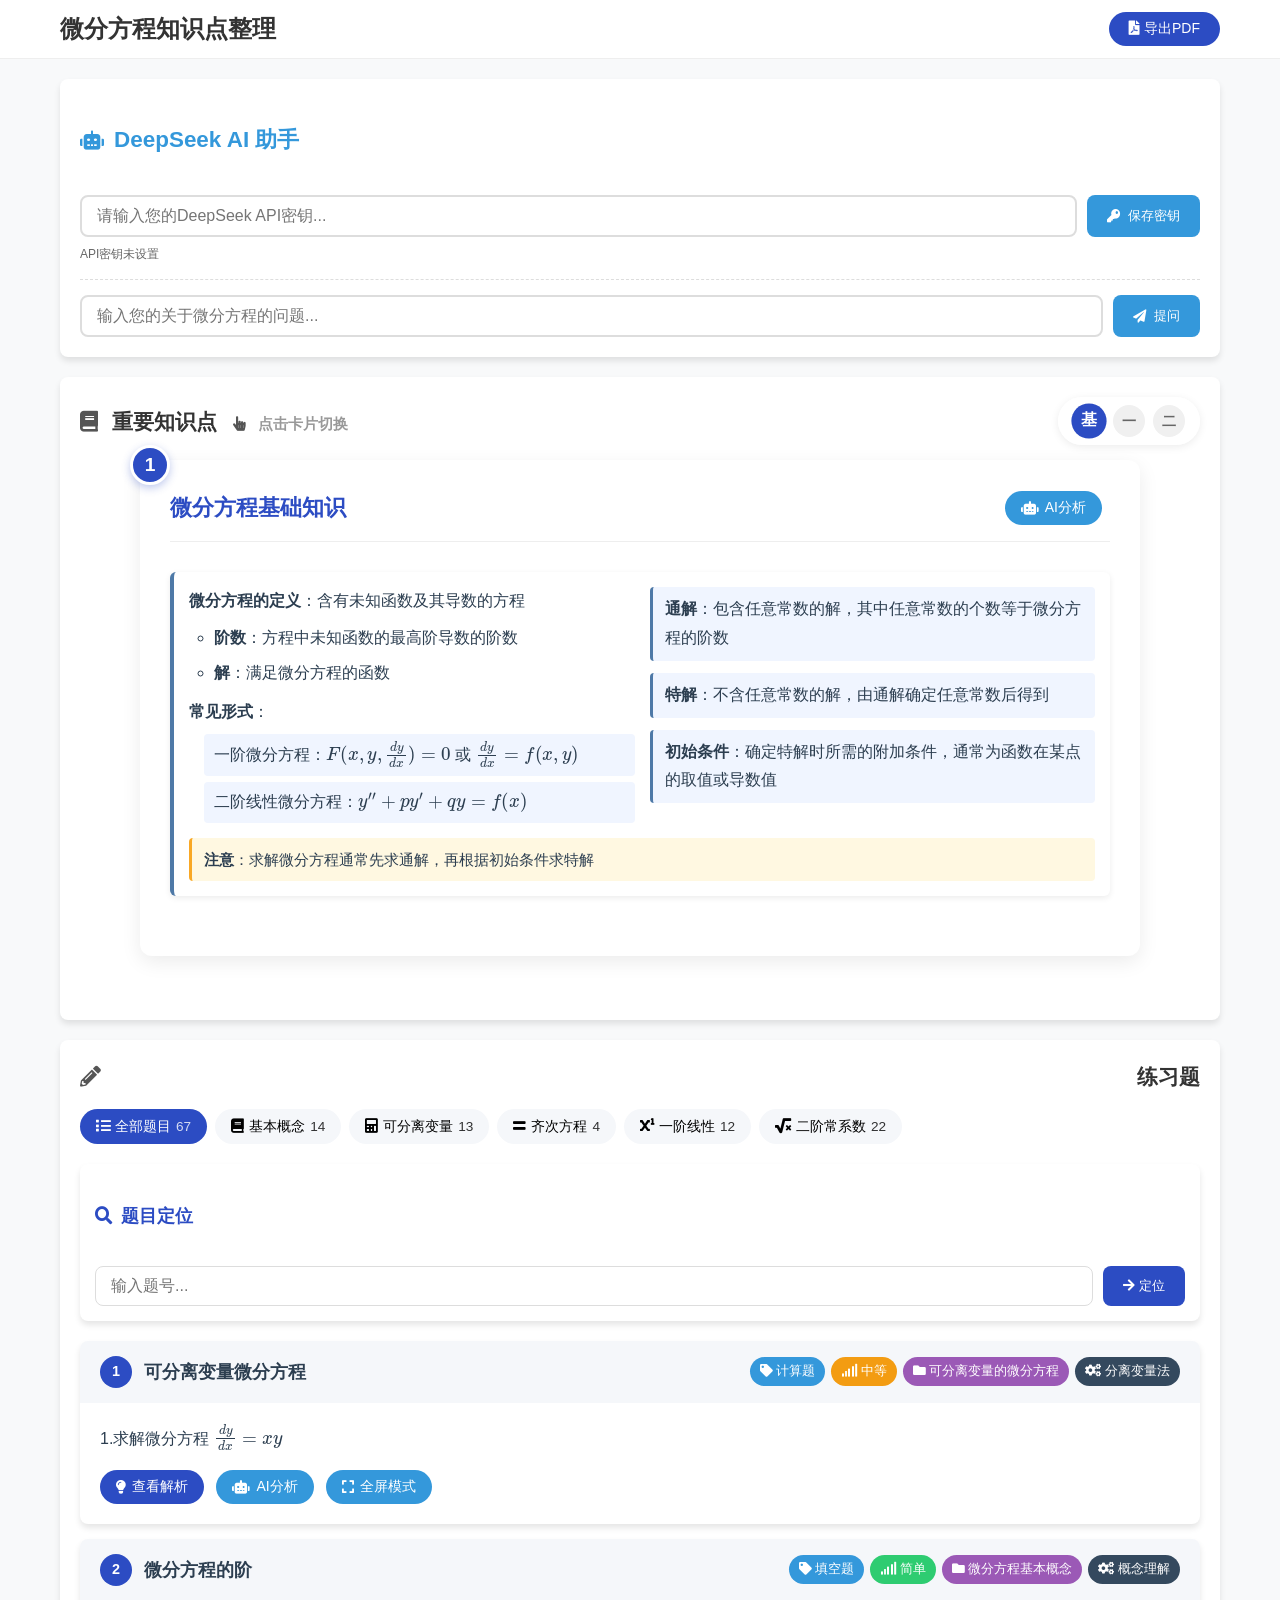
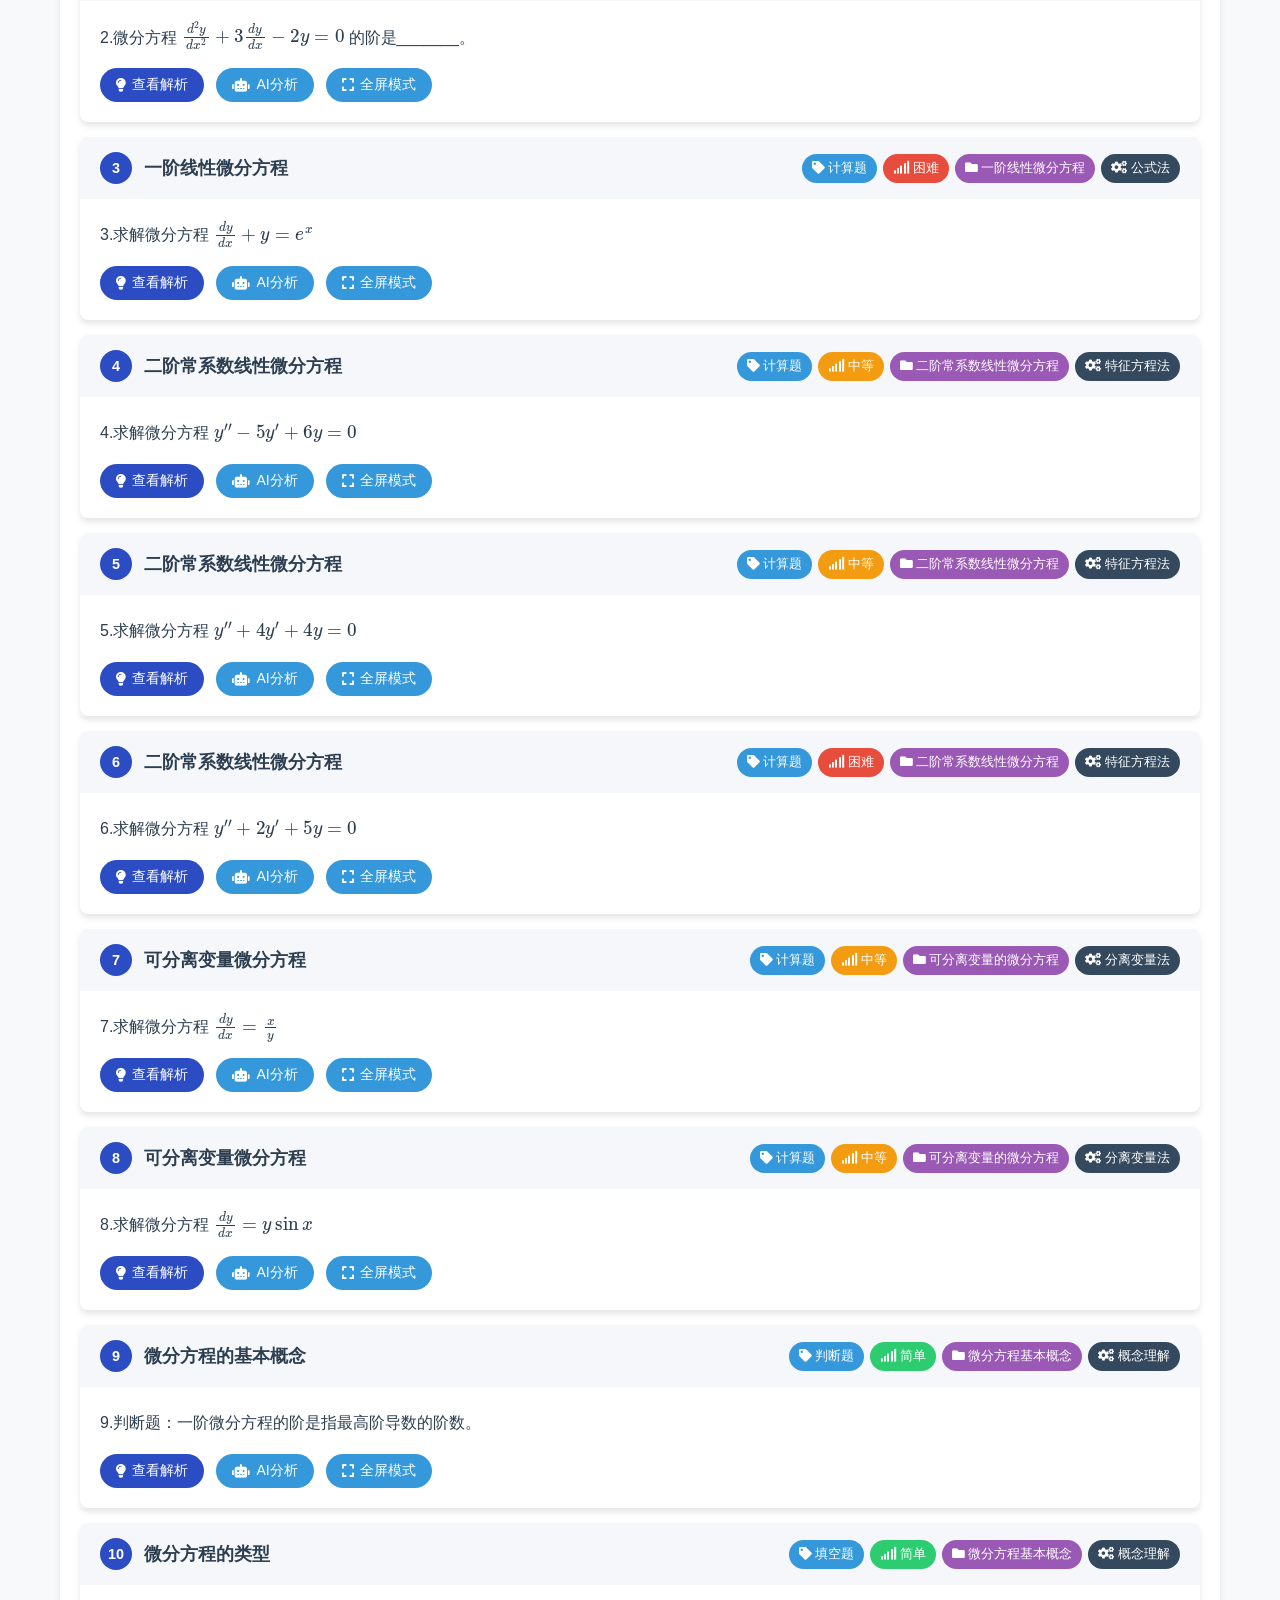
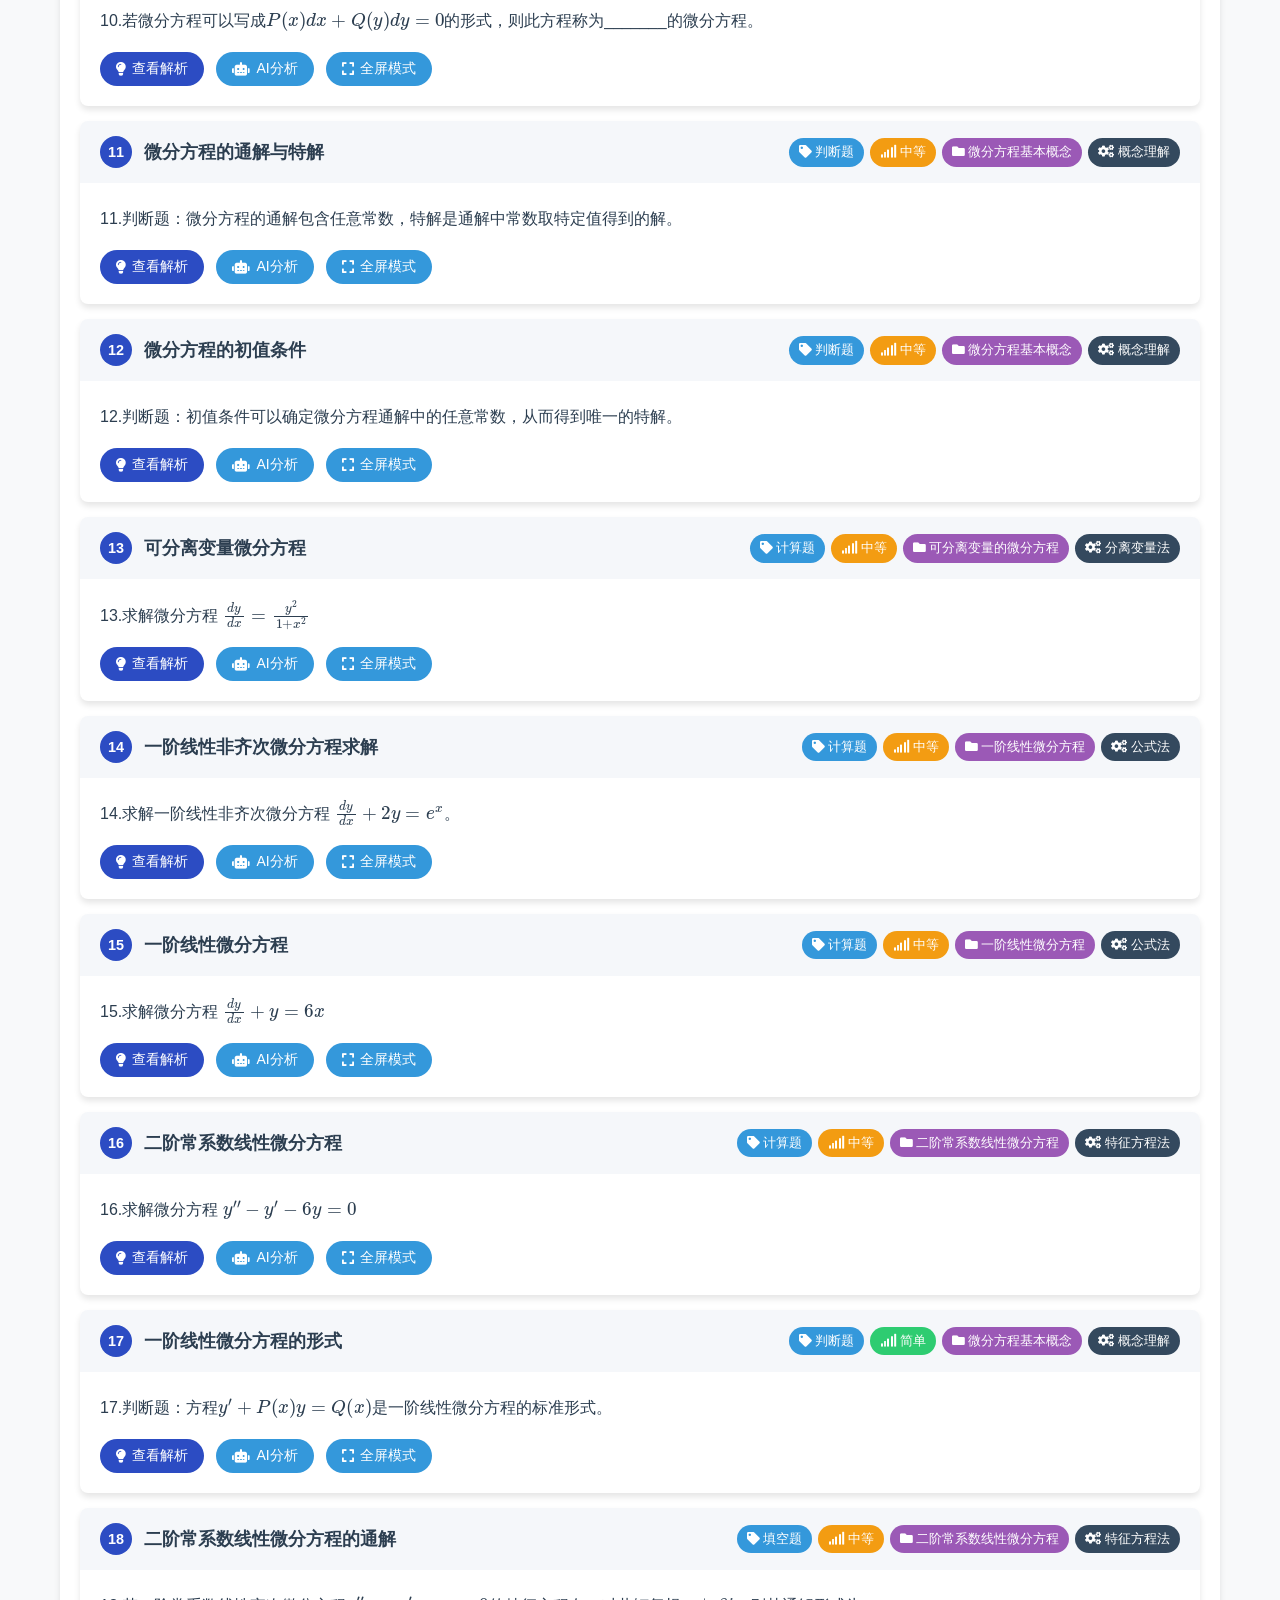
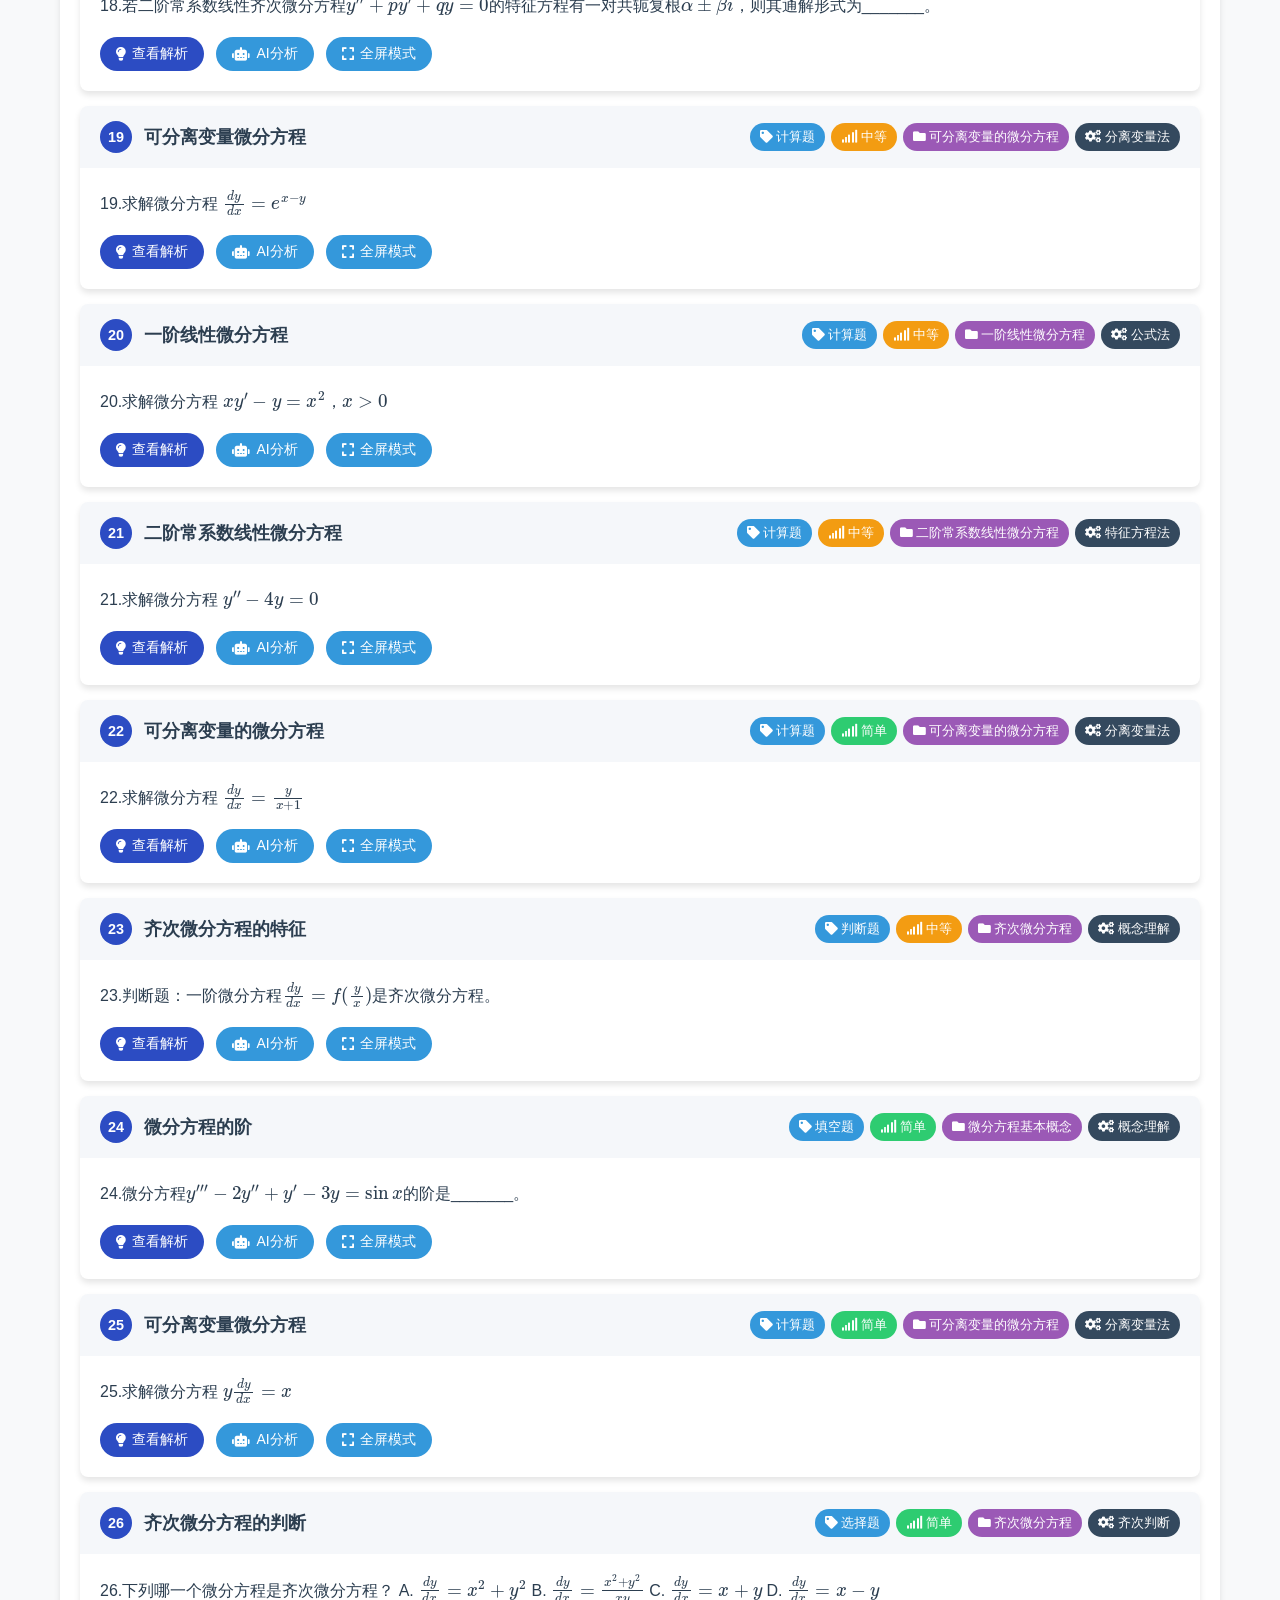
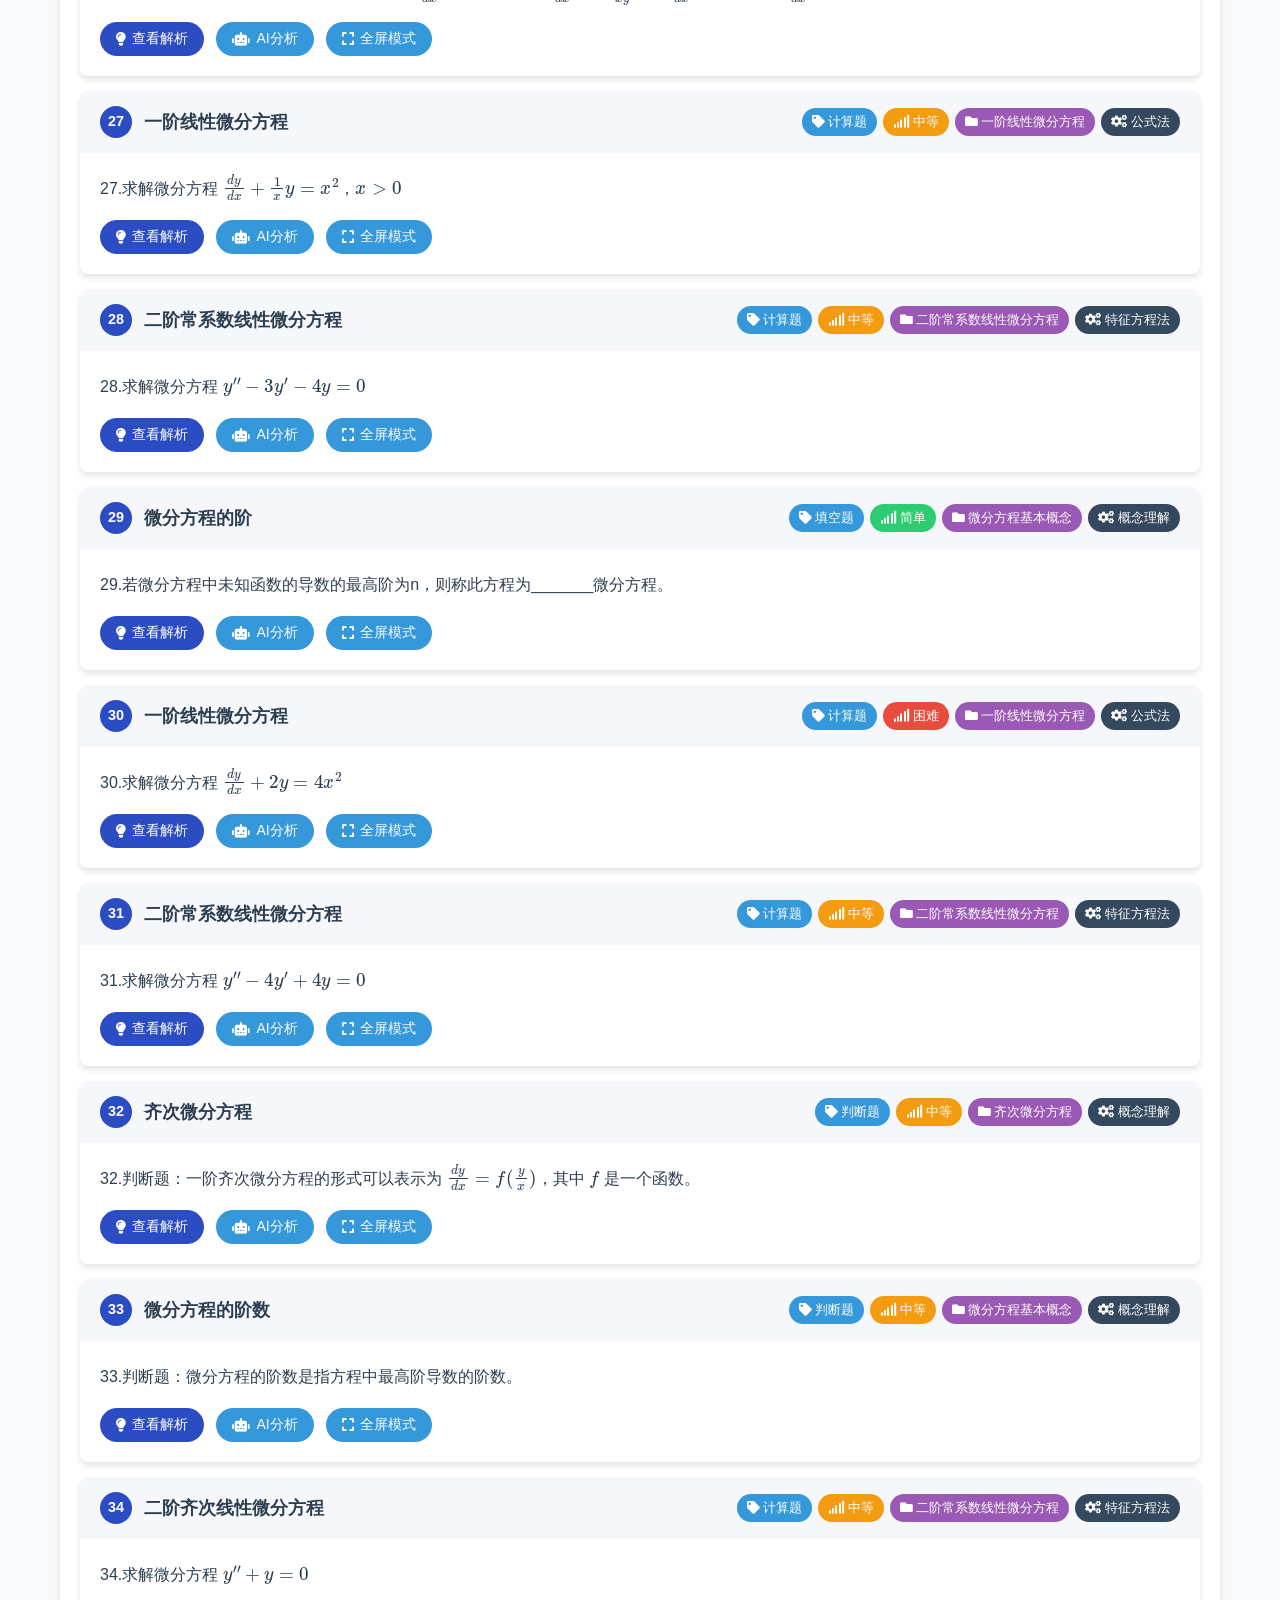
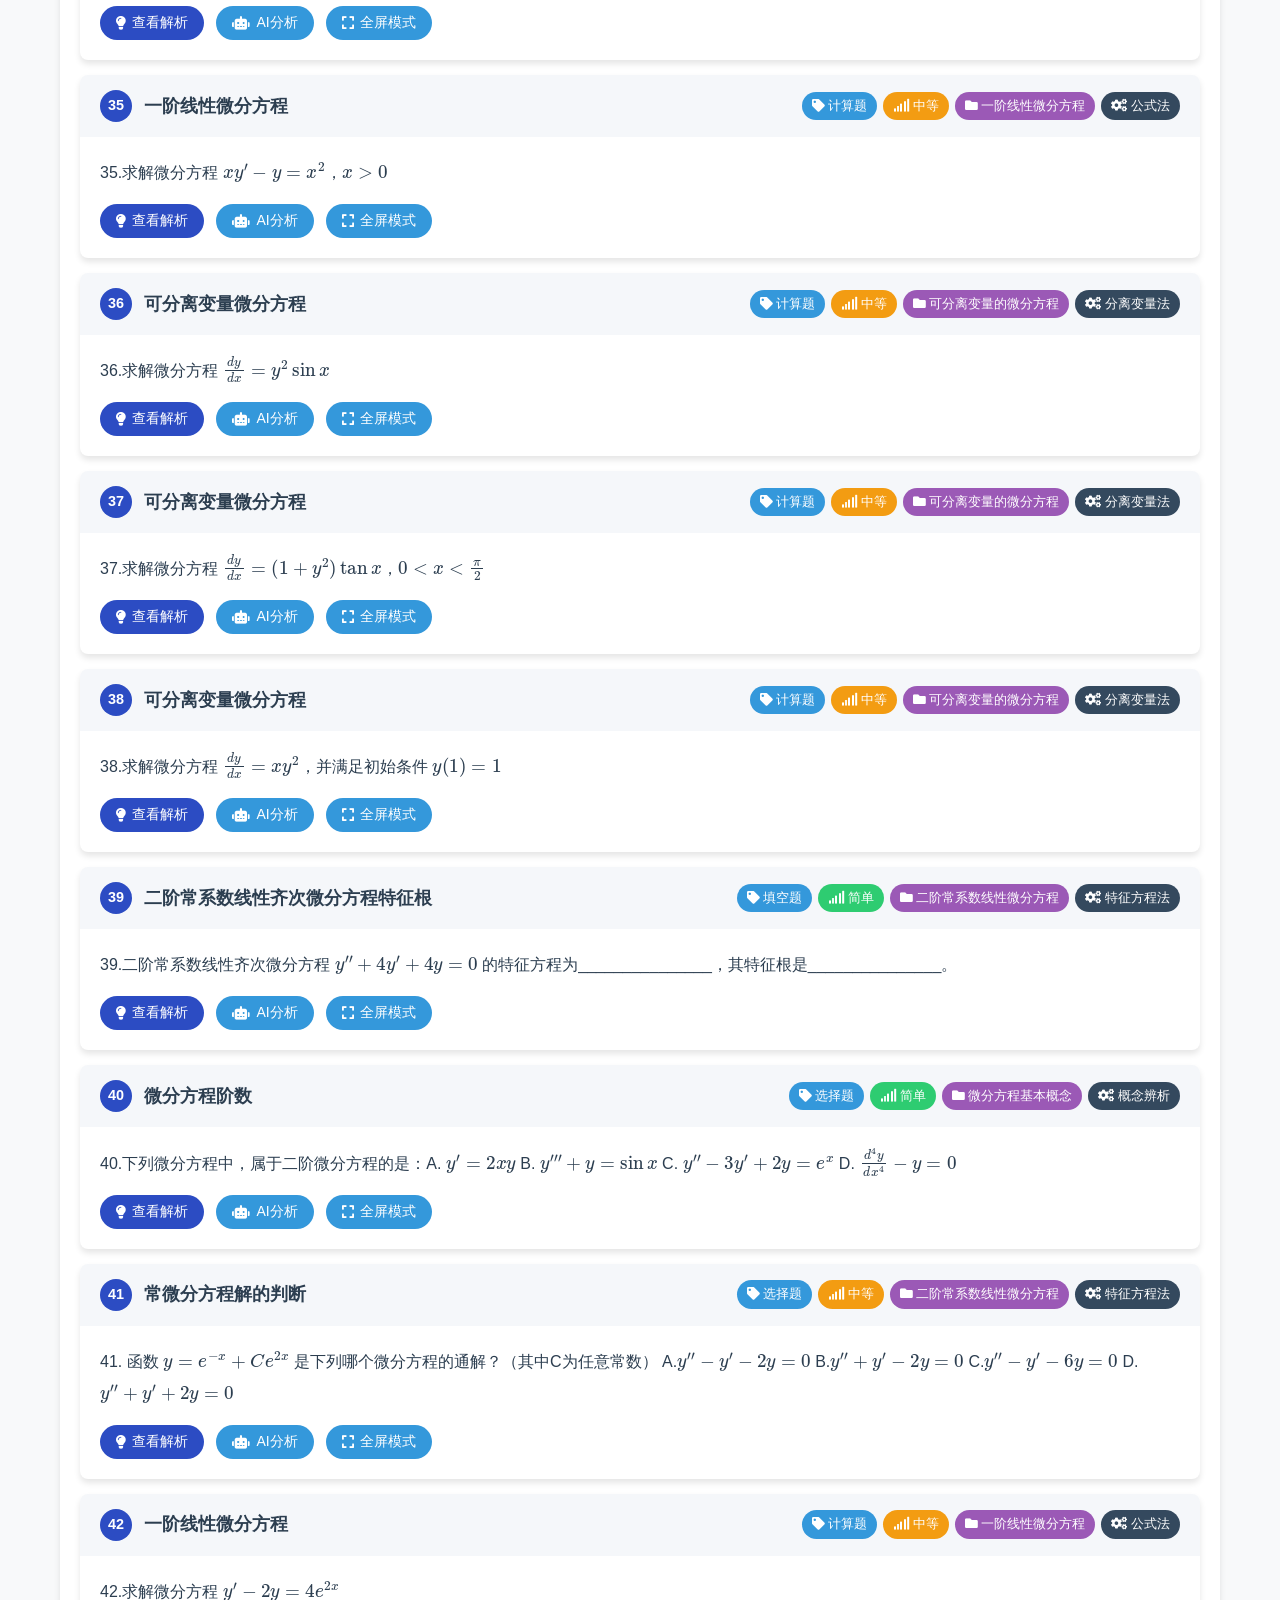
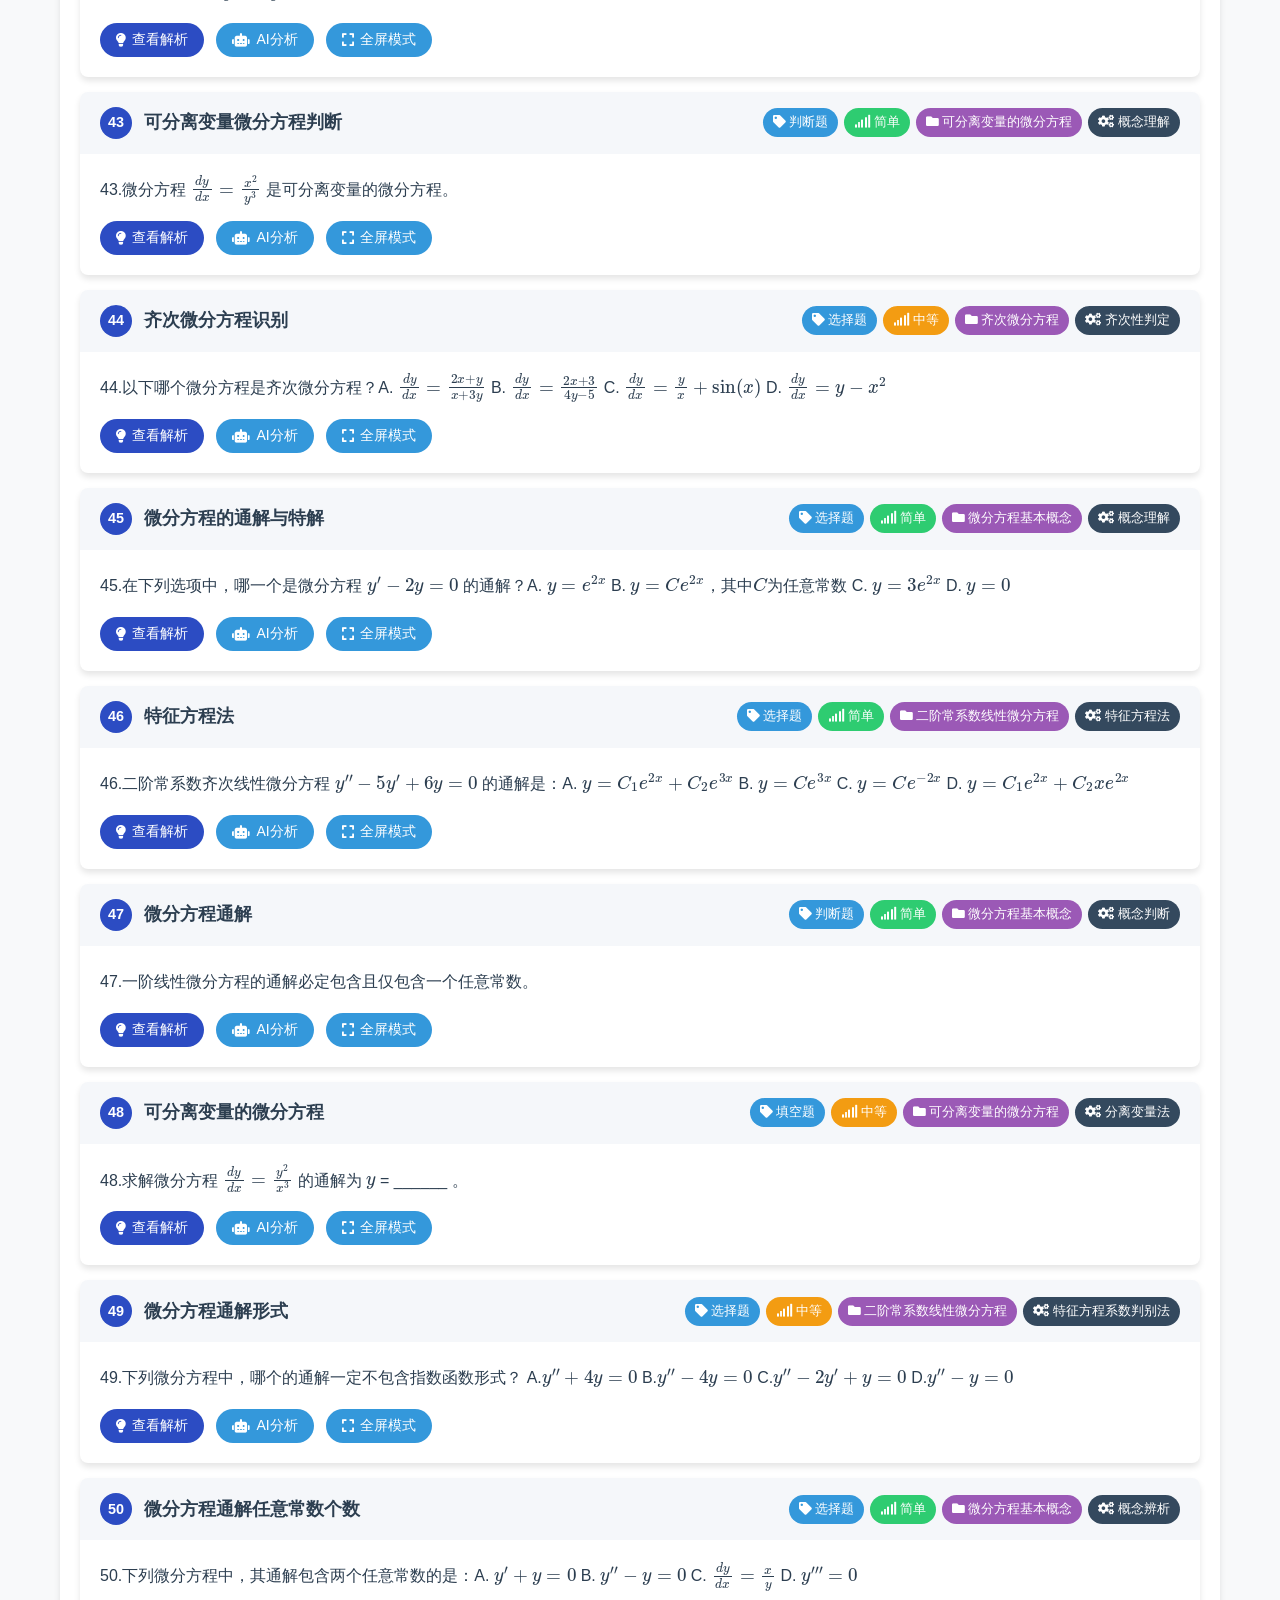
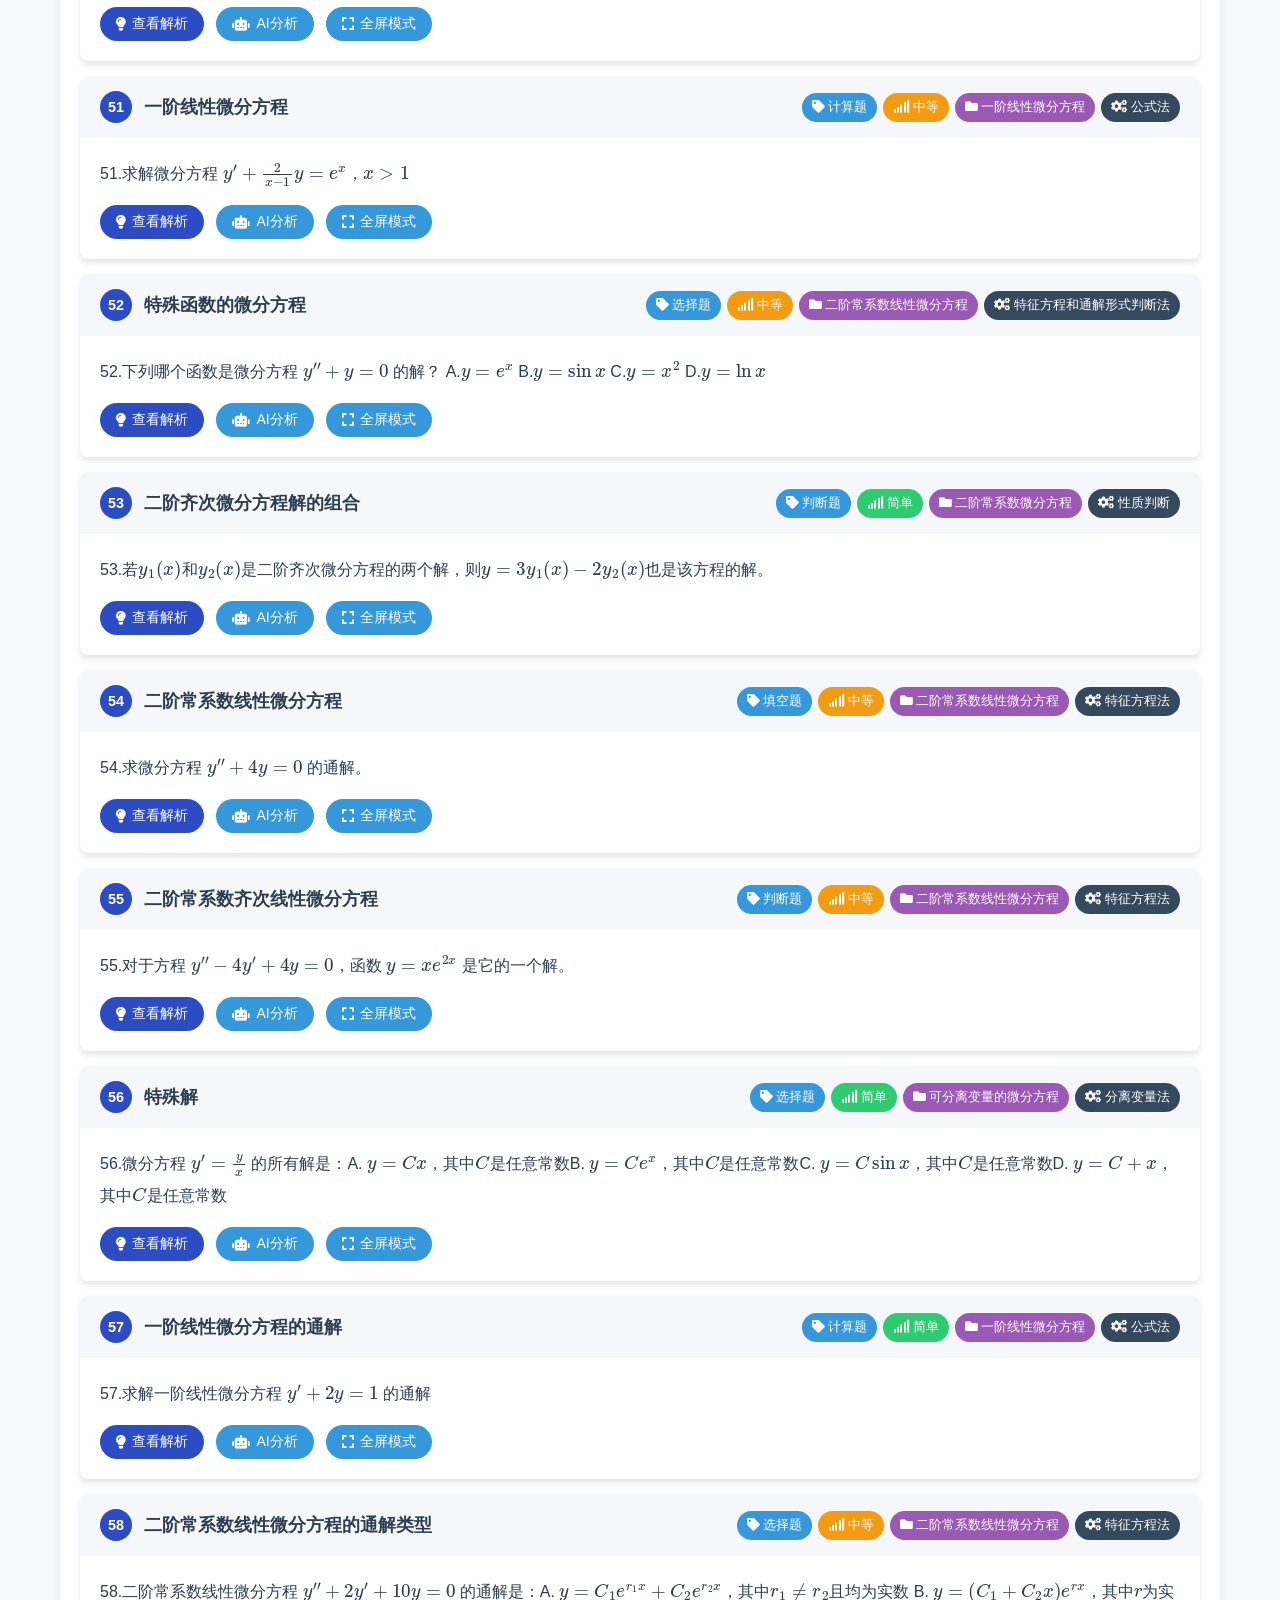
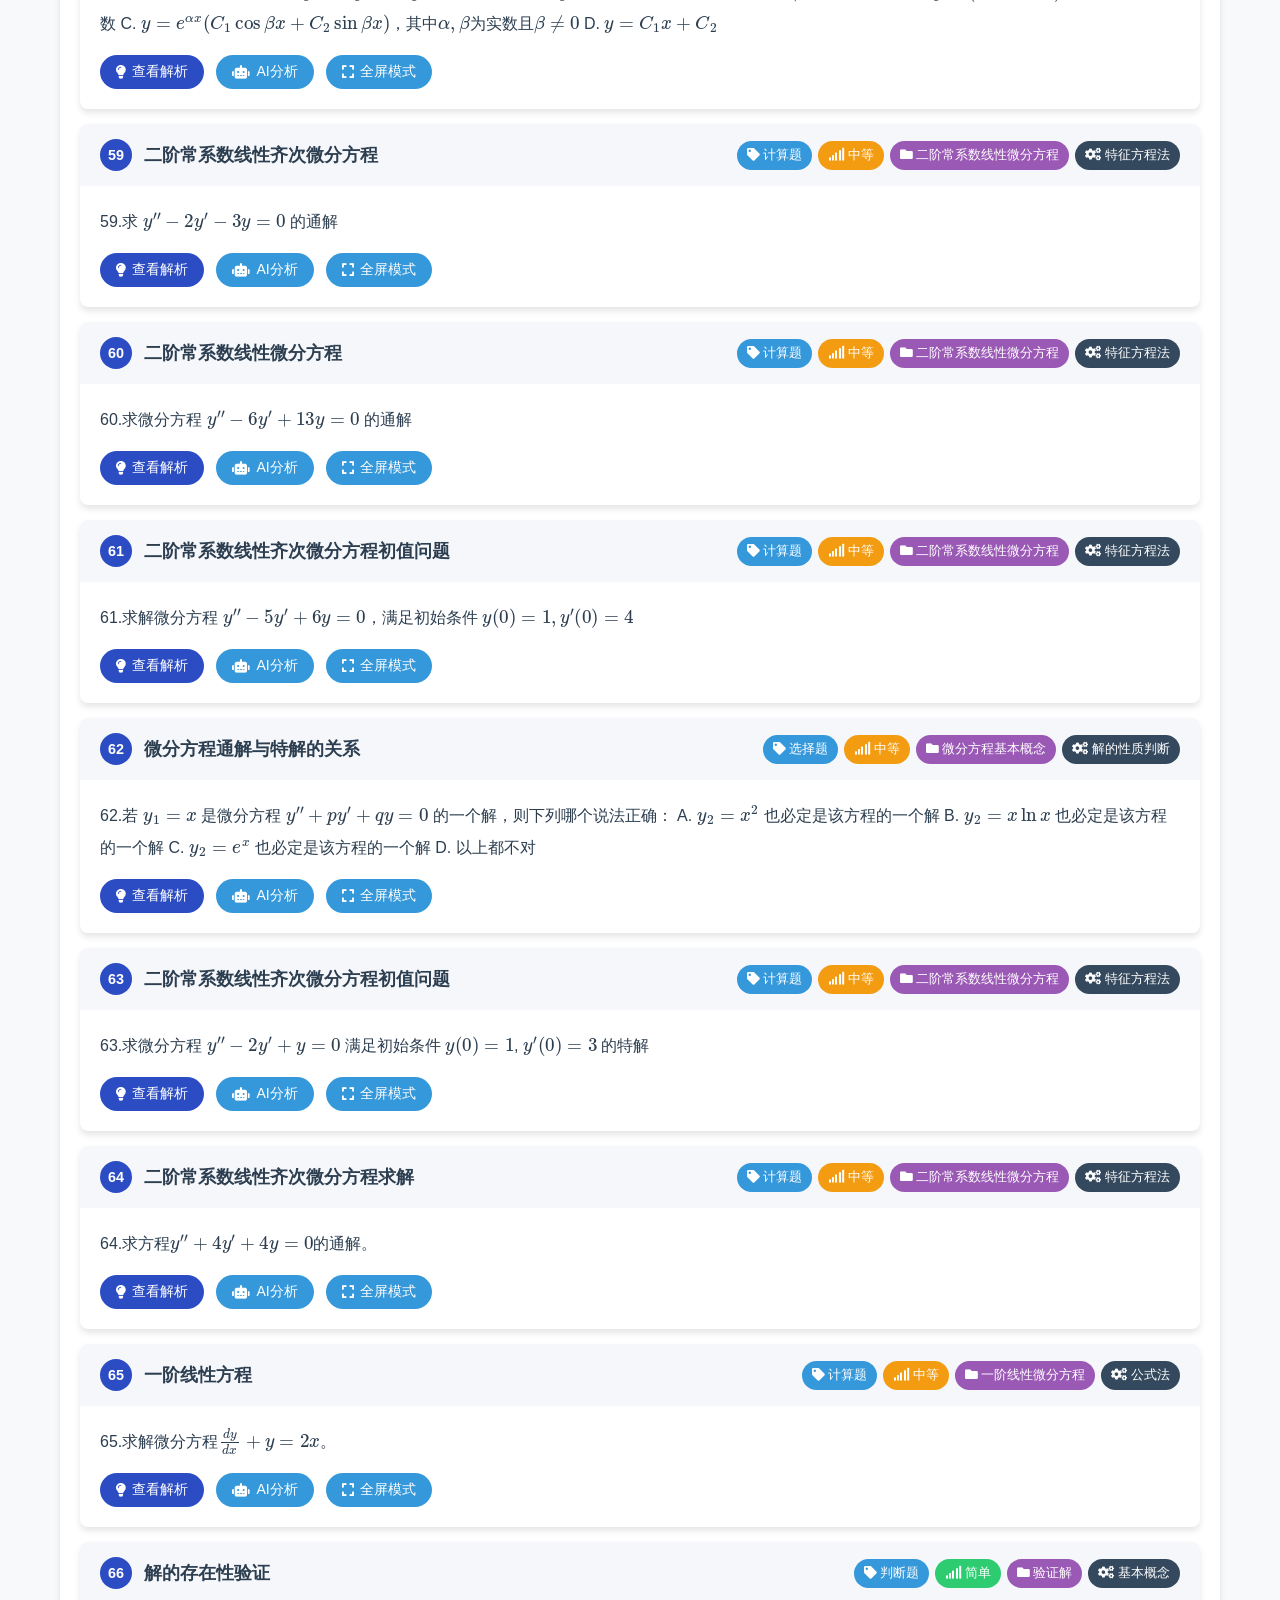
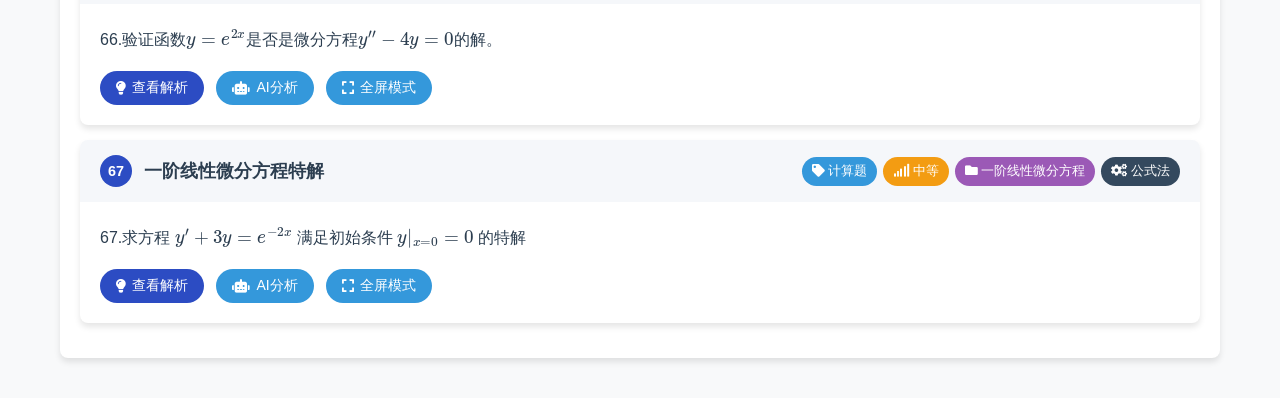
<file: assets/differential-equation.html>
<!DOCTYPE html>
<html lang="zh-CN">

<head>
    <meta charset="UTF-8">
    <meta name="viewport" content="width=device-width, initial-scale=1.0, maximum-scale=1.0, user-scalable=no">
    <title>微分方程知识点整理</title>

    <!-- 字体图标 -->
    <link rel="stylesheet" href="fontawesome/css/all.min.css">

    <!-- 主要样式 -->
    <style>
        :root {
            --primary-color: #2c4cc3;
            --secondary-color: #3498db;
            --accent-color: #e74c3c;
            --success-color: #2ecc71;
            --warning-color: #f39c12;
            --info-color: #9b59b6;
            --bg-color: #f8f9fa;
            --text-color: #2c3e50;
            --light-gray: #f5f7fa;
            --dark-gray: #343a40;
            --border-color: #e2e8f0;
            --card-shadow: 0 4px 6px rgba(0, 0, 0, 0.1);
            --border-radius: 8px;
            --transition-speed: 0.3s;
            --deepseek-primary: #3498db;
            --deepseek-secondary: #2980b9;
        }

        /* 基础样式 */
        * {
            box-sizing: border-box;
        }

        body {
            font-family: 'Microsoft YaHei', Arial, sans-serif;
            line-height: 1.6;
            color: var(--text-color);
            background-color: var(--bg-color);
            margin: 0;
            padding: 0;
        }

        /* 容器 */
        .container {
            width: 100%;
            max-width: 1200px;
            margin: 0 auto;
            padding: 20px;
        }

        /* 简化的导航栏 */
        .navbar {
            background: none;
            box-shadow: none;
            border-bottom: 1px solid #eee;
            padding: 10px 0;
            position: relative;
            top: 0;
            z-index: 1;
            background: white;
        }

        .navbar-container {
            display: flex;
            justify-content: space-between;
            align-items: center;
            max-width: 1200px;
            margin: 0 auto;
            padding: 0 20px;
        }

        .navbar-brand {
            font-size: 1.5rem;
            font-weight: bold;
            color: #333;
            text-decoration: none;
        }

        .navbar-nav {
            display: flex;
            list-style: none;
            margin: 0;
            padding: 0;
            gap: 20px;
        }

        .nav-link {
            color: #666;
            text-decoration: none;
            font-weight: 500;
            padding: 8px 16px;
            border-radius: 20px;
            transition: all 0.3s;
        }

        .nav-link:hover {
            background-color: var(--light-gray);
            color: var(--primary-color);
        }

        /* 导出PDF按钮 */
        .export-pdf-nav-btn {
            padding: 8px 20px;
            background: var(--primary-color);
            color: white;
            border: none;
            border-radius: 20px;
            cursor: pointer;
            font-size: 14px;
            transition: all 0.3s;
        }

        .export-pdf-nav-btn:hover {
            background-color: #1e3a8a;
            transform: translateY(-2px);
        }

        /* 节段样式 */
        .section {
            background: white;
            border-radius: var(--border-radius);
            box-shadow: var(--card-shadow);
            padding: 20px;
            margin-bottom: 20px;
        }

        .section-title {
            color: #333;
            font-size: 1.3rem;
            margin: 0 0 15px 0;
            display: flex;
            align-items: center;
            justify-content: space-between;
        }

        .section-title i {
            margin-right: 8px;
            color: #555;
        }

        /* 知识点幻灯片样式 - 简化版 */
        .slides-container {
            position: relative;
            width: 100%;
            min-height: 520px;
            margin-bottom: 20px;
        }

        .slide {
            position: absolute;
            top: 0;
            left: 0;
            width: 100%;
            opacity: 0;
            pointer-events: none;
            transition: opacity 0.3s ease;
        }

        .slide.active {
            opacity: 1;
            pointer-events: auto;
        }

        .slide-card {
            background: white;
            border-radius: 12px;
            padding: 30px;
            box-shadow: 0 6px 20px rgba(0, 0, 0, 0.08);
            position: relative;
            width: 95%;
            margin: 0 auto;
            max-width: 1000px;
            cursor: pointer;
            transition: transform 0.3s ease;
        }

        .slide-card:hover {
            transform: translateY(-3px);
            box-shadow: 0 8px 25px rgba(0, 0, 0, 0.1);
        }

        .slide-number {
            position: absolute;
            top: -15px;
            left: -10px;
            width: 40px;
            height: 40px;
            background: var(--primary-color);
            color: white;
            border-radius: 50%;
            display: flex;
            align-items: center;
            justify-content: center;
            font-weight: bold;
            font-size: 1.2rem;
            box-shadow: 0 3px 8px rgba(44, 76, 195, 0.3);
            border: 3px solid white;
        }

        .slide-header {
            display: flex;
            justify-content: space-between;
            align-items: center;
            margin-bottom: 20px;
            padding-bottom: 15px;
            border-bottom: 1px solid #eee;
        }

        .slide-title {
            font-size: 1.4rem;
            color: var(--primary-color);
            margin: 0;
        }

        .slide-content {
            font-size: 1rem;
            line-height: 1.8;
        }

        /* 圆形导航 - 简化版 */
        .circle-nav {
            display: flex;
            gap: 8px;
            background: rgba(255, 255, 255, 0.9);
            padding: 8px 15px;
            border-radius: 25px;
            box-shadow: 0 2px 8px rgba(0, 0, 0, 0.08);
        }

        .circle-num {
            width: 32px;
            height: 32px;
            border-radius: 50%;
            background: #f0f0f0;
            color: #666;
            display: flex;
            align-items: center;
            justify-content: center;
            font-weight: 600;
            cursor: pointer;
            transition: all 0.3s;
            font-size: 0.9rem;
        }

        .circle-num:hover {
            transform: scale(1.1);
            background: #e0e0e0;
        }

        .circle-num.active {
            background: var(--primary-color);
            color: white;
            transform: scale(1.1);
        }

        /* 筛选器 - 简化版 */
        .filter-section {
            margin-bottom: 20px;
        }

        .filter-container {
            display: flex;
            flex-wrap: wrap;
            gap: 8px;
        }

        .filter-btn {
            padding: 8px 16px;
            background: var(--light-gray);
            border: none;
            border-radius: 20px;
            cursor: pointer;
            transition: all 0.3s;
            font-size: 0.9rem;
            display: flex;
            align-items: center;
            gap: 5px;
        }

        .filter-btn:hover {
            background: #e0e0e0;
        }

        .filter-btn.active {
            background: var(--primary-color);
            color: white;
        }

        .filter-btn .count {
            font-size: 0.85rem;
            opacity: 0.8;
        }

        /* 题目定位器 - 简化版 */
        .locator-section {
            margin-bottom: 20px;
            padding: 15px;
            background: white;
            border-radius: var(--border-radius);
            box-shadow: var(--card-shadow);
        }

        .locator-title {
            display: flex;
            align-items: center;
            margin-bottom: 12px;
            color: var(--primary-color);
            font-size: 1.1rem;
        }

        .locator-title i {
            margin-right: 8px;
        }

        .locator-input-container {
            display: flex;
            gap: 10px;
        }

        .problem-number-input {
            flex: 1;
            padding: 10px 15px;
            border: 1px solid #ddd;
            border-radius: 8px;
            font-size: 16px;
            transition: border-color 0.3s;
        }

        .problem-number-input:focus {
            border-color: var(--primary-color);
            outline: none;
        }

        .locate-problem-btn {
            padding: 10px 20px;
            background: var(--primary-color);
            color: white;
            border: none;
            border-radius: 8px;
            cursor: pointer;
            transition: all 0.3s;
        }

        .locate-problem-btn:hover {
            background-color: #1e3a8a;
        }

        /* 习题项目 - 简化版 */
        .exercise-item {
            margin-bottom: 15px;
            border-radius: var(--border-radius);
            background: white;
            box-shadow: var(--card-shadow);
            transition: all 0.3s;
            overflow: hidden;
        }

        .exercise-item:hover {
            box-shadow: 0 6px 12px rgba(0, 0, 0, 0.1);
            transform: translateY(-2px);
        }

        .exercise-item.highlight {
            animation: highlight-pulse 2s;
        }

        @keyframes highlight-pulse {
            0% {
                box-shadow: 0 0 0 0 rgba(44, 76, 195, 0.7);
            }

            70% {
                box-shadow: 0 0 0 15px rgba(44, 76, 195, 0);
            }

            100% {
                box-shadow: 0 0 0 0 rgba(44, 76, 195, 0);
            }
        }

        .exercise-header {
            padding: 15px 20px;
            background: var(--light-gray);
            display: flex;
            align-items: center;
            justify-content: space-between;
            flex-wrap: wrap;
            gap: 10px;
        }

        .exercise-title-wrapper {
            display: flex;
            align-items: center;
            gap: 12px;
        }

        .exercise-number {
            background: var(--primary-color);
            color: white;
            width: 32px;
            height: 32px;
            border-radius: 50%;
            display: flex;
            align-items: center;
            justify-content: center;
            font-weight: bold;
            font-size: 0.9rem;
        }

        .exercise-title {
            font-size: 1.1rem;
            margin: 0;
            color: var(--text-color);
        }

        .exercise-meta {
            display: flex;
            gap: 6px;
            flex-wrap: wrap;
        }

        .exercise-type,
        .exercise-difficulty,
        .exercise-category,
        .exercise-method {
            padding: 4px 10px;
            border-radius: 15px;
            font-size: 0.8rem;
            white-space: nowrap;
        }

        .exercise-type {
            background: var(--secondary-color);
            color: white;
        }

        .exercise-difficulty.easy {
            background: var(--success-color);
            color: white;
        }

        .exercise-difficulty.medium {
            background: var(--warning-color);
            color: white;
        }

        .exercise-difficulty.hard {
            background: var(--accent-color);
            color: white;
        }

        .exercise-category {
            background: var(--info-color);
            color: white;
        }

        .exercise-method {
            background: #34495e;
            color: white;
        }

        .exercise-content {
            padding: 20px;
        }

        .exercise-question {
            line-height: 2;
            margin-bottom: 15px;
        }

        /* 按钮样式 - 简化版 */
        .btn {
            display: inline-flex;
            align-items: center;
            padding: 8px 16px;
            border: none;
            border-radius: 20px;
            cursor: pointer;
            font-size: 14px;
            font-weight: 500;
            margin-right: 8px;
            transition: all 0.3s;
            gap: 6px;
        }

        .solution-toggle {
            background: var(--primary-color);
            color: white;
        }

        .solution-toggle:hover {
            background-color: #1e3a8a;
            transform: translateY(-1px);
        }

        .ai-analysis-btn {
            background: var(--deepseek-primary);
            color: white;
        }

        .ai-analysis-btn:hover {
            background-color: var(--deepseek-secondary);
            transform: translateY(-1px);
        }

        .fullscreen-btn {
            background: #3498db;
            color: white;
        }

        .fullscreen-btn:hover {
            background-color: #2980b9;
            transform: translateY(-1px);
        }

        /* 解析内容 - 简化版 */
        .solution-content {
            display: none;
            margin-top: 20px;
            padding: 20px;
            background: #f8f9fa;
            border-radius: var(--border-radius);
            border-left: 3px solid var(--primary-color);
        }

        .solution-content.show {
            display: block;
        }

        .solution-section {
            margin-top: 20px;
        }

        .explanation,
        .answer {
            margin: 15px 0;
        }

        .explanation h4,
        .answer h4 {
            color: var(--primary-color);
            margin: 0 0 10px 0;
            display: flex;
            align-items: center;
            font-size: 1.1rem;
        }

        .explanation h4 i,
        .answer h4 i {
            margin-right: 8px;
        }

        .explanation-content {
            line-height: 1.8;
            padding: 15px;
            background: white;
            border-radius: var(--border-radius);
            white-space: pre-wrap;
        }

        /* 全局AI查询 - 简化版 */
        .global-deepseek-container {
            background: white;
            padding: 20px;
            border-radius: var(--border-radius);
            box-shadow: var(--card-shadow);
            margin-bottom: 20px;
        }

        .global-deepseek-title {
            display: flex;
            align-items: center;
            margin-bottom: 15px;
            color: var(--deepseek-primary);
            font-size: 1.2rem;
        }

        .global-deepseek-title i {
            margin-right: 10px;
        }

        .api-key-section {
            margin-bottom: 15px;
            padding-bottom: 15px;
            border-bottom: 1px dashed #ddd;
        }

        .api-key-input-container {
            display: flex;
            gap: 10px;
            margin-bottom: 8px;
        }

        .deepseek-api-key {
            flex: 1;
            padding: 10px 15px;
            border: 2px solid #ddd;
            border-radius: 8px;
            font-size: 16px;
            transition: border-color 0.3s;
        }

        .deepseek-api-key:focus {
            border-color: var(--deepseek-primary);
            outline: none;
        }

        .global-deepseek-btn {
            padding: 10px 20px;
            background: var(--deepseek-primary);
            color: white;
            border: none;
            border-radius: 8px;
            cursor: pointer;
            font-weight: 500;
            transition: all 0.3s;
            display: flex;
            align-items: center;
            gap: 8px;
        }

        .global-deepseek-btn:hover {
            background-color: var(--deepseek-secondary);
            transform: translateY(-1px);
        }

        .api-key-status {
            display: flex;
            justify-content: space-between;
            align-items: center;
            font-size: 0.9rem;
            color: #666;
        }

        .text-button {
            background: none;
            border: none;
            color: var(--deepseek-primary);
            cursor: pointer;
            font-size: 0.85rem;
            padding: 0;
        }

        .text-button:hover {
            text-decoration: underline;
        }

        .api-key-valid {
            color: var(--success-color);
        }

        .api-key-invalid {
            color: var(--accent-color);
        }

        .global-deepseek-input-container {
            display: flex;
            gap: 10px;
        }

        .global-deepseek-input {
            flex: 1;
            padding: 10px 15px;
            border: 2px solid #ddd;
            border-radius: 8px;
            font-size: 16px;
            transition: border-color 0.3s;
        }

        .global-deepseek-input:focus {
            border-color: var(--deepseek-primary);
            outline: none;
        }

        /* DeepSeek模态框 - 简化版 */
        .deepseek-modal {
            display: none;
            position: fixed;
            top: 0;
            left: 0;
            width: 100%;
            height: 100%;
            background-color: rgba(0, 0, 0, 0.5);
            z-index: 2000;
            animation: fadeIn 0.3s;
        }

        .deepseek-modal.show {
            display: flex;
            justify-content: center;
            align-items: center;
        }

        .deepseek-modal-content {
            background-color: white;
            width: 800px;
            max-width: 90%;
            height: 80vh;
            border-radius: 12px;
            overflow: hidden;
            display: flex;
            flex-direction: column;
            box-shadow: 0 10px 25px rgba(0, 0, 0, 0.2);
            animation: slideUp 0.4s;
        }

        .deepseek-modal-header {
            display: flex;
            justify-content: space-between;
            align-items: center;
            padding: 15px 20px;
            background: var(--deepseek-primary);
            color: white;
        }

        .deepseek-modal-title {
            font-size: 1.1rem;
            font-weight: bold;
            margin: 0;
        }

        .deepseek-modal-close {
            background: transparent;
            border: none;
            color: white;
            font-size: 1.5rem;
            cursor: pointer;
            padding: 0;
            width: 30px;
            height: 30px;
            display: flex;
            align-items: center;
            justify-content: center;
            border-radius: 50%;
            transition: all 0.3s;
        }

        .deepseek-modal-close:hover {
            background: rgba(255, 255, 255, 0.2);
        }

        .deepseek-chat-container {
            flex: 1;
            overflow-y: auto;
            padding: 20px;
            background: #f8f9fa;
        }

        .deepseek-chat-message {
            margin-bottom: 15px;
            max-width: 85%;
            animation: fadeIn 0.3s;
        }

        .deepseek-chat-user {
            margin-left: auto;
            background: #dcf8c6;
            padding: 10px 15px;
            border-radius: 18px 18px 4px 18px;
            box-shadow: 0 1px 2px rgba(0, 0, 0, 0.1);
        }

        .deepseek-chat-ai {
            margin-right: auto;
            background: white;
            padding: 10px 15px;
            border-radius: 18px 18px 18px 4px;
            box-shadow: 0 1px 2px rgba(0, 0, 0, 0.1);
            border-left: 3px solid var(--deepseek-primary);
        }

        .deepseek-chat-input-container {
            display: flex;
            gap: 10px;
            padding: 15px 20px;
            background: white;
            border-top: 1px solid #eee;
        }

        .deepseek-chat-input {
            flex: 1;
            padding: 10px 15px;
            border: 2px solid #ddd;
            border-radius: 25px;
            font-size: 16px;
            transition: border-color 0.3s;
        }

        .deepseek-chat-input:focus {
            border-color: var(--deepseek-primary);
            outline: none;
        }

        .deepseek-chat-send {
            padding: 10px 20px;
            background: var(--deepseek-primary);
            color: white;
            border: none;
            border-radius: 25px;
            cursor: pointer;
            font-weight: 500;
            transition: all 0.3s;
        }

        .deepseek-chat-send:hover {
            background-color: var(--deepseek-secondary);
            transform: scale(1.05);
        }

        /* 全屏模式 - 新增逐行显示功能 */
        .fullscreen-overlay {
            display: none;
            position: fixed;
            top: 0;
            left: 0;
            width: 100%;
            height: 100%;
            background: white;
            z-index: 9999;
            overflow: hidden;
            flex-direction: column;
        }

        .fullscreen-overlay.show {
            display: flex;
        }

        .fullscreen-header {
            display: flex;
            justify-content: space-between;
            align-items: center;
            padding: 15px 20px;
            background: var(--primary-color);
            color: white;
            box-shadow: 0 2px 10px rgba(0, 0, 0, 0.1);
        }

        .fullscreen-title {
            font-size: 1.3rem;
            font-weight: bold;
        }

        .fullscreen-controls {
            display: flex;
            gap: 10px;
        }

        .fullscreen-control-btn {
            background: rgba(255, 255, 255, 0.2);
            border: none;
            color: white;
            padding: 8px 16px;
            border-radius: 20px;
            cursor: pointer;
            display: flex;
            align-items: center;
            gap: 6px;
            font-size: 14px;
            transition: all 0.3s;
        }

        .fullscreen-control-btn:hover {
            background: rgba(255, 255, 255, 0.3);
            transform: scale(1.05);
        }

        .fullscreen-content {
            flex: 1;
            overflow-y: auto;
            padding: 20px;
            cursor: pointer;
        }

        .fullscreen-exercise {
            background: white;
            border-radius: 12px;
            padding: 30px;
            max-width: 1000px;
            margin: 0 auto;
            box-shadow: 0 4px 10px rgba(0, 0, 0, 0.1);
        }

        .fullscreen-exercise .exercise-header {
            background: none;
            padding: 0 0 20px 0;
            margin-bottom: 20px;
            border-bottom: 2px solid #eee;
        }

        .fullscreen-exercise .exercise-question {
            font-size: 1.2rem;
            line-height: 2;
            padding: 20px;
            background: #f8f9fa;
            margin: 20px 0;
        }

        /* 逐行显示解析样式 */
        .fullscreen-solution-container {
            display: none;
            margin-top: 20px;
            padding: 20px;
            background: #f8f9fa;
            border-radius: 8px;
            cursor: pointer;
            position: relative;
            min-height: 200px;
            user-select: none;
        }

        .fullscreen-solution-container:hover {
            background: #f0f5ff;
        }

        #fullscreen-solution-lines {
            min-height: 100px;
        }

        .fullscreen-solution-line {
            display: none;
            margin-bottom: 15px;
            padding: 15px 20px;
            border-radius: 6px;
            background: white;
            box-shadow: 0 2px 5px rgba(0, 0, 0, 0.08);
            animation: slideInLeft 0.5s ease-out;
            border-left: 4px solid var(--primary-color);
            line-height: 1.8;
            font-size: 1.05rem;
        }

        @keyframes slideInLeft {
            from {
                opacity: 0;
                transform: translateX(-30px);
            }

            to {
                opacity: 1;
                transform: translateX(0);
            }
        }

        .fullscreen-click-hint {
            text-align: center;
            color: #666;
            font-style: italic;
            margin: 15px 0;
            padding: 12px 20px;
            background: rgba(44, 76, 195, 0.08);
            border-radius: 8px;
            font-size: 0.95rem;
            animation: pulse 2s infinite;
        }

        @keyframes pulse {

            0%,
            100% {
                opacity: 0.8;
            }

            50% {
                opacity: 1;
            }
        }

        .fullscreen-progress {
            display: flex;
            align-items: center;
            margin-top: 25px;
            font-size: 0.9rem;
            color: #666;
            background: white;
            padding: 12px 15px;
            border-radius: 8px;
            box-shadow: 0 1px 3px rgba(0, 0, 0, 0.05);
        }

        .fullscreen-progress-bar {
            flex: 1;
            height: 8px;
            background: #e0e0e0;
            margin: 0 15px;
            border-radius: 4px;
            overflow: hidden;
            position: relative;
        }

        .fullscreen-progress-fill {
            height: 100%;
            background: linear-gradient(90deg, var(--primary-color), var(--secondary-color));
            width: 0%;
            transition: width 0.5s ease;
            border-radius: 4px;
        }

        .fullscreen-answer {
            margin-top: 25px;
            padding: 20px;
            background: rgba(46, 204, 113, 0.08);
            border-left: 4px solid var(--success-color);
            border-radius: 8px;
            display: none;
            animation: slideInLeft 0.5s ease-out;
        }

        .fullscreen-answer-title {
            font-weight: bold;
            color: var(--success-color);
            margin-bottom: 10px;
            font-size: 1.1rem;
            display: flex;
            align-items: center;
            gap: 8px;
        }

        .fullscreen-answer-title::before {
            content: '✓';
            display: inline-block;
            width: 24px;
            height: 24px;
            background: var(--success-color);
            color: white;
            border-radius: 50%;
            text-align: center;
            line-height: 24px;
        }

        /* 点击波纹效果 */
        .ripple {
            position: absolute;
            border-radius: 50%;
            background: rgba(44, 76, 195, 0.3);
            transform: translate(-50%, -50%) scale(0);
            animation: ripple 0.6s linear;
            pointer-events: none;
        }

        @keyframes ripple {
            to {
                transform: translate(-50%, -50%) scale(3);
                opacity: 0;
            }
        }

        .fullscreen-nav {
            display: flex;
            justify-content: space-between;
            align-items: center;
            padding: 20px;
            background: #f8f9fa;
            border-top: 1px solid #eee;
        }

        .fullscreen-nav-btn {
            padding: 10px 20px;
            background: linear-gradient(135deg, #4a6bdf, #2c4cc3);
            color: white;
            border: none;
            border-radius: 25px;
            cursor: pointer;
            display: flex;
            align-items: center;
            gap: 8px;
            transition: all 0.3s;
            font-weight: 500;
            box-shadow: 0 3px 6px rgba(0, 0, 0, 0.1);
        }

        .fullscreen-nav-btn:hover:not(:disabled) {
            transform: translateY(-2px);
            box-shadow: 0 5px 10px rgba(0, 0, 0, 0.15);
        }

        .fullscreen-nav-btn:disabled {
            opacity: 0.5;
            cursor: not-allowed;
            background: #cccccc;
        }

        .fullscreen-counter {
            font-size: 1rem;
            color: #666;
            font-weight: 500;
        }

        /* 加载动画 */
        .loading-spinner {
            display: inline-block;
            width: 20px;
            height: 20px;
            border: 3px solid rgba(255, 255, 255, 0.3);
            border-radius: 50%;
            border-top-color: #fff;
            animation: spin 1s ease-in-out infinite;
            margin-right: 10px;
        }

        @keyframes spin {
            to {
                transform: rotate(360deg);
            }
        }

        @keyframes fadeIn {
            from {
                opacity: 0;
            }

            to {
                opacity: 1;
            }
        }

        @keyframes slideUp {
            from {
                transform: translateY(30px);
                opacity: 0;
            }

            to {
                transform: translateY(0);
                opacity: 1;
            }
        }

        /* 返回顶部按钮 */
        .scroll-to-top {
            position: fixed;
            bottom: 30px;
            right: 30px;
            width: 50px;
            height: 50px;
            background: var(--primary-color);
            color: white;
            border: none;
            border-radius: 50%;
            cursor: pointer;
            opacity: 0;
            visibility: hidden;
            transition: all 0.3s;
            font-size: 20px;
            display: flex;
            align-items: center;
            justify-content: center;
            box-shadow: 0 3px 10px rgba(0, 0, 0, 0.2);
        }

        .scroll-to-top.show {
            opacity: 1;
            visibility: visible;
        }

        .scroll-to-top:hover {
            background-color: #1e3a8a;
            transform: translateY(-5px);
        }

        /* 移动端响应式设计 */
        @media (max-width: 768px) {
            body {
                font-size: 16px;
            }

            .container {
                padding: 10px;
            }

            .navbar-container {
                flex-direction: column;
                gap: 10px;
                padding: 10px;
            }

            .navbar-brand {
                font-size: 1.3rem;
            }

            .navbar-nav {
                display: none;
            }

            .export-pdf-nav-btn {
                width: 100%;
                text-align: center;
            }

            .slides-container {
                min-height: 450px;
            }

            .slide-card {
                padding: 20px;
                width: 98%;
            }

            .slide-title {
                font-size: 1.2rem;
            }

            .slide-content {
                font-size: 0.95rem;
            }

            .circle-nav {
                padding: 6px 12px;
                gap: 6px;
            }

            .circle-num {
                width: 28px;
                height: 28px;
                font-size: 0.8rem;
            }

            .filter-container {
                display: grid;
                grid-template-columns: repeat(2, 1fr);
                gap: 8px;
            }

            .filter-btn {
                padding: 10px 12px;
                font-size: 0.85rem;
                text-align: center;
                justify-content: center;
            }

            .locator-input-container {
                flex-direction: column;
                gap: 8px;
            }

            .problem-number-input,
            .locate-problem-btn {
                width: 100%;
                font-size: 16px;
            }

            .exercise-header {
                flex-direction: column;
                align-items: flex-start;
                gap: 10px;
            }

            .exercise-meta {
                width: 100%;
                justify-content: flex-start;
            }

            .exercise-type,
            .exercise-difficulty,
            .exercise-category,
            .exercise-method {
                padding: 3px 8px;
                font-size: 0.75rem;
            }

            .btn {
                padding: 8px 14px;
                font-size: 13px;
                margin: 5px 5px 5px 0;
            }

            .deepseek-modal-content {
                width: 95%;
                height: 90vh;
                margin: 5vh auto;
            }

            .deepseek-modal-header {
                padding: 12px 15px;
            }

            .deepseek-modal-title {
                font-size: 1rem;
            }

            .deepseek-chat-container {
                padding: 15px;
            }

            .deepseek-chat-message {
                max-width: 90%;
                font-size: 0.95rem;
            }

            .deepseek-chat-input-container {
                flex-direction: column;
                gap: 8px;
                padding: 12px;
            }

            .deepseek-chat-input,
            .deepseek-chat-send {
                width: 100%;
                font-size: 16px;
            }

            .global-deepseek-container {
                padding: 15px;
            }

            .api-key-input-container,
            .global-deepseek-input-container {
                flex-direction: column;
                gap: 8px;
            }

            .deepseek-api-key,
            .global-deepseek-input,
            .global-deepseek-btn {
                width: 100%;
                font-size: 16px;
            }

            .fullscreen-header {
                flex-direction: column;
                gap: 10px;
                padding: 12px;
            }

            .fullscreen-title {
                font-size: 1.1rem;
            }

            .fullscreen-controls {
                width: 100%;
                justify-content: space-around;
            }

            .fullscreen-control-btn {
                padding: 6px 12px;
                font-size: 12px;
            }

            .fullscreen-content {
                padding: 15px;
            }

            .fullscreen-exercise {
                padding: 20px;
            }

            .fullscreen-exercise .exercise-question {
                font-size: 1rem;
                padding: 15px;
            }

            .fullscreen-nav {
                flex-direction: column;
                gap: 10px;
                padding: 15px;
            }

            .fullscreen-nav-btn {
                width: 100%;
                justify-content: center;
            }

            .fullscreen-counter {
                text-align: center;
                order: -1;
            }

            .fullscreen-solution-line {
                padding: 12px 15px;
                font-size: 0.95rem;
            }

            .fullscreen-click-hint {
                font-size: 0.85rem;
                padding: 10px 15px;
            }
        }

        /* 更小屏幕优化 */
        @media (max-width: 480px) {
            .slide-card {
                padding: 15px;
            }

            .filter-container {
                grid-template-columns: 1fr;
            }

            .circle-nav {
                gap: 4px;
                padding: 5px 10px;
            }

            .circle-num {
                width: 26px;
                height: 26px;
                font-size: 0.75rem;
            }
        }

        /* 触摸设备优化 */
        @media (hover: none) and (pointer: coarse) {

            .filter-btn,
            .btn,
            .locate-problem-btn,
            .global-deepseek-btn,
            .circle-num,
            .fullscreen-nav-btn {
                min-height: 44px;
                min-width: 44px;
            }

            .slide-card:hover,
            .exercise-item:hover {
                transform: none;
                box-shadow: inherit;
            }
        }

        /* 防止iOS缩放 */
        input[type="text"],
        input[type="number"],
        input[type="password"],
        textarea {
            font-size: 16px !important;
        }

        /* 打印样式 */
        @media print {
            body>*:not(#print-content) {
                display: none !important;
            }

            #print-content {
                display: block !important;
                padding: 20px;
                font-size: 12pt;
            }

            #print-content h1 {
                font-size: 24pt;
                margin-bottom: 20px;
            }

            #print-content h2 {
                font-size: 18pt;
                margin-top: 30px;
                margin-bottom: 15px;
                page-break-after: avoid;
            }

            #print-content h3 {
                font-size: 14pt;
                margin-top: 20px;
                margin-bottom: 10px;
            }

            #print-content .exercise-print {
                page-break-inside: avoid;
                margin-bottom: 20px;
                border: 1px solid #ddd;
                padding: 15px;
            }

            #print-content .no-print {
                display: none !important;
            }
        }

        /* 修复MathJax公式宽度问题 */
        .exercise-content mjx-container {
            max-width: 100% !important;
            height: 100% !important;
            display: inline-block !important;
        }

        .exercise-content mjx-container svg {
            max-width: 100% !important;

            height: 100% !important;
        }
    </style>

    <!-- MathJax配置 -->
    <script>
        window.MathJax = {
            tex: {
                inlineMath: [['$', '$'], ['\\(', '\\)']],
                displayMath: [['$$', '$$'], ['\\[', '\\]']],
                processEscapes: true,
                processEnvironments: true,
                processRefs: true,
                tags: 'ams'
            },
            options: {
                skipHtmlTags: ['script', 'noscript', 'style', 'textarea', 'pre', 'code']
            }
        };
    </script>
</head>

<body>
    <!-- 简化的导航栏 -->
    <nav class="navbar">
        <div class="navbar-container">
            <a href="#" class="navbar-brand">微分方程知识点整理</a>
            <button class="export-pdf-nav-btn" onclick="exportPDF()">
                <i class="fas fa-file-pdf"></i> 导出PDF
            </button>
        </div>
    </nav>

    <!-- 主要内容 -->
    <div class="container">
        <!-- 全局 DeepSeek AI 查询 -->
        <section id="global-ai" class="section global-deepseek-container">
            <div class="global-deepseek-title">
                <i class="fas fa-robot"></i>
                <h3>DeepSeek AI 助手</h3>
            </div>

            <!-- API密钥输入区域 -->
            <div id="api-key-section" class="api-key-section">
                <div class="api-key-input-container">
                    <input type="password" id="deepseek-api-key" class="deepseek-api-key"
                        placeholder="请输入您的DeepSeek API密钥...">
                    <button id="save-api-key-btn" class="global-deepseek-btn">
                        <i class="fas fa-key"></i>
                        保存密钥
                    </button>
                </div>
                <div class="api-key-status">
                    <small id="api-key-status-text">API密钥未设置</small>
                    <button id="clear-api-key-btn" class="text-button" style="display:none;">
                        <i class="fas fa-trash-alt"></i> 清除密钥
                    </button>
                </div>
            </div>

            <div class="global-deepseek-input-container">
                <input type="text" id="global-deepseek-input" class="global-deepseek-input"
                    placeholder="输入您的关于微分方程的问题...">
                <button id="global-deepseek-btn" class="global-deepseek-btn">
                    <i class="fas fa-paper-plane"></i>
                    提问
                </button>
            </div>
        </section>

        <!-- 知识点部分 -->
        <section id="knowledge" class="section">
            <h2 class="section-title">
                <div>
                    <i class="fas fa-book"></i> 重要知识点
                    <span style="font-size: 0.7em; color: #999; margin-left: 10px;">
                        <i class="fas fa-hand-pointer"></i> 点击卡片切换
                    </span>
                </div>
                <div class="circle-nav">
                    <span class="circle-num active" data-slide="0">基</span>
                    <span class="circle-num" data-slide="1">一</span>
                    <span class="circle-num" data-slide="2">二</span>
                </div>
            </h2>

            <!-- 幻灯片容器 -->
            <div class="slides-container">
                <!-- 幻灯片内容将由JavaScript动态生成 -->
            </div>
        </section>

        <!-- 习题部分 -->
        <section id="exercises" class="section">
            <h2 class="section-title"><i class="fas fa-pencil-alt"></i> 练习题</h2>

            <!-- 分类筛选 -->
            <div class="filter-section">
                <div class="filter-container">
                    <button class="filter-btn active" data-filter="all">
                        <i class="fas fa-list"></i> 全部题目 <span class="count">0</span>
                    </button>
                    <button class="filter-btn" data-filter="concepts">
                        <i class="fas fa-book"></i> 基本概念 <span class="count">0</span>
                    </button>
                    <button class="filter-btn" data-filter="separable">
                        <i class="fas fa-calculator"></i> 可分离变量 <span class="count">0</span>
                    </button>
                    <button class="filter-btn" data-filter="homogeneous">
                        <i class="fas fa-equals"></i> 齐次方程 <span class="count">0</span>
                    </button>
                    <button class="filter-btn" data-filter="linear-first">
                        <i class="fas fa-superscript"></i> 一阶线性 <span class="count">0</span>
                    </button>
                    <button class="filter-btn" data-filter="linear-second">
                        <i class="fas fa-square-root-alt"></i> 二阶常系数 <span class="count">0</span>
                    </button>
                </div>
            </div>

            <!-- 题目定位器 -->
            <div class="locator-section">
                <div class="locator-title">
                    <i class="fas fa-search"></i>
                    <h4>题目定位</h4>
                </div>
                <div class="locator-input-container">
                    <input type="number" id="problem-number-input" min="1" placeholder="输入题号..."
                        class="problem-number-input">
                    <button id="locate-problem-btn" class="locate-problem-btn">
                        <i class="fas fa-arrow-right"></i> 定位
                    </button>
                </div>
            </div>

            <div id="exercise-container">
                <!-- 习题内容将由JavaScript动态生成 -->
            </div>
        </section>
    </div>

    <!-- 返回顶部按钮 -->
    <button class="scroll-to-top">
        <i class="fas fa-chevron-up"></i>
    </button>

    <!-- DeepSeek AI 对话模态框 -->
    <div id="deepseek-modal" class="deepseek-modal">
        <div class="deepseek-modal-content">
            <div class="deepseek-modal-header">
                <h2 class="deepseek-modal-title">DeepSeek AI 分析助手</h2>
                <button id="deepseek-modal-close" class="deepseek-modal-close">×</button>
            </div>
            <div id="deepseek-context" style="display: none;"></div>
            <div id="deepseek-chat-container" class="deepseek-chat-container">
                <!-- 对话内容将被动态添加 -->
            </div>
            <div class="deepseek-chat-input-container">
                <input type="text" id="deepseek-chat-input" class="deepseek-chat-input" placeholder="输入您的问题...">
                <button id="deepseek-chat-send" class="deepseek-chat-send">
                    <i class="fas fa-paper-plane"></i> 发送
                </button>
            </div>
        </div>
    </div>

    <!-- 全屏模式容器 -->
    <div id="fullscreen-overlay" class="fullscreen-overlay">
        <div class="fullscreen-header">
            <div class="fullscreen-title">微分方程习题 - 全屏展示</div>
            <div class="fullscreen-controls">
                <button id="fullscreen-solution-btn" class="fullscreen-control-btn">
                    <i class="fas fa-lightbulb"></i> 显示解析
                </button>
                <button id="fullscreen-close-btn" class="fullscreen-control-btn">
                    <i class="fas fa-times"></i> 关闭全屏
                </button>
            </div>
        </div>
        <div class="fullscreen-content">
            <div id="fullscreen-exercise" class="fullscreen-exercise">
                <!-- 习题内容将动态加载 -->
            </div>
            <div class="fullscreen-nav">
                <button id="fullscreen-prev" class="fullscreen-nav-btn">
                    <i class="fas fa-chevron-left"></i> 上一题
                </button>
                <span class="fullscreen-counter">
                    第 <span id="current-exercise">1</span> 题 / 共 <span id="total-exercises">0</span> 题
                </span>
                <button id="fullscreen-next" class="fullscreen-nav-btn">
                    下一题 <i class="fas fa-chevron-right"></i>
                </button>
            </div>
        </div>
    </div>

    <!-- 引入数据文件 -->
    <script src="js/differential-equation-data.js" charset="UTF-8"></script>

    <!-- 延迟加载MathJax -->
    <script src="mathjax/es5/tex-mml-chtml.js" id="MathJax-script" async></script>

    <!-- 主要JavaScript代码 -->
    <script>
        // DeepSeek API 配置
        const DEEPSEEK_CONFIG = {
            API_KEY: '',
            API_URL: 'https://api.deepseek.com/v1/chat/completions',
            MODEL: 'deepseek-chat'
        };

        // 全局变量
        let currentSlide = 0;
        let totalSlides = 0;
        let fullscreenExercises = [];
        let currentFullscreenIndex = 0;
        let fullscreenState = {
            solutionVisible: false,
            visibleLines: 0,
            totalLines: 0,
            solutionLines: []
        };

        // 页面加载完成后初始化
        document.addEventListener('DOMContentLoaded', function () {
            console.log('DOM完全加载');

            // 初始化各个模块
            initializeApiKey();
            initializeKnowledgeSlides();
            initializeExercises();
            initializeDeepSeekModal();
            initializeEventListeners();

            // 添加返回顶部功能
            addScrollToTopButton();

            // 移动端初始化
            initMobile();

            // 延迟初始化触摸支持，确保所有元素都已创建
            setTimeout(() => {
                addTouchSupport();
            }, 500);
        });

        // 初始化API密钥功能
        function initializeApiKey() {
            const saveApiKeyBtn = document.getElementById('save-api-key-btn');
            const clearApiKeyBtn = document.getElementById('clear-api-key-btn');
            const apiKeyInput = document.getElementById('deepseek-api-key');
            const statusText = document.getElementById('api-key-status-text');

            // 从本地存储加载API密钥
            const savedApiKey = localStorage.getItem('deepseek_api_key');
            if (savedApiKey) {
                DEEPSEEK_CONFIG.API_KEY = savedApiKey;
                apiKeyInput.value = '••••••••••••••••••••';
                statusText.textContent = '已保存API密钥';
                statusText.className = 'api-key-valid';
                clearApiKeyBtn.style.display = 'block';
            }

            // 保存API密钥
            saveApiKeyBtn.addEventListener('click', async function () {
                const apiKey = apiKeyInput.value.trim();
                if (!apiKey) {
                    statusText.textContent = '请输入有效的API密钥';
                    statusText.className = 'api-key-invalid';
                    return;
                }

                // 验证API密钥
                const isValid = await validateApiKey(apiKey);
                if (isValid) {
                    DEEPSEEK_CONFIG.API_KEY = apiKey;
                    localStorage.setItem('deepseek_api_key', apiKey);
                    apiKeyInput.value = '••••••••••••••••••••';
                    statusText.textContent = 'API密钥有效并已保存';
                    statusText.className = 'api-key-valid';
                    clearApiKeyBtn.style.display = 'block';
                } else {
                    statusText.textContent = 'API密钥无效，请检查后重试';
                    statusText.className = 'api-key-invalid';
                }
            });

            // 清除API密钥
            clearApiKeyBtn.addEventListener('click', function () {
                DEEPSEEK_CONFIG.API_KEY = '';
                localStorage.removeItem('deepseek_api_key');
                apiKeyInput.value = '';
                statusText.textContent = 'API密钥未设置';
                statusText.className = '';
                clearApiKeyBtn.style.display = 'none';
            });
        }

        // 验证API密钥
        async function validateApiKey(apiKey) {
            try {
                const response = await fetch('https://api.deepseek.com/v1/models', {
                    method: 'GET',
                    headers: {
                        'Authorization': `Bearer ${apiKey}`
                    }
                });
                return response.ok;
            } catch (error) {
                console.error('验证API密钥时出错:', error);
                return false;
            }
        }

        // 初始化知识点幻灯片
        function initializeKnowledgeSlides() {
            const slidesContainer = document.querySelector('.slides-container');
            if (!slidesContainer || !window.exerciseData || !window.exerciseData.knowledgePoints) return;

            totalSlides = window.exerciseData.knowledgePoints.length;

            // 创建幻灯片
            window.exerciseData.knowledgePoints.forEach((point, index) => {
                const slide = document.createElement('div');
                slide.className = 'slide';
                slide.id = `slide-${index}`;

                slide.innerHTML = `
                    <div class="slide-card">
                        <div class="slide-number">${index + 1}</div>
                        <div class="slide-header">
                            <h2 class="slide-title">${point.title}</h2>
                            <button class="ai-analysis-btn btn" data-knowledge-id="${index}">
                                <i class="fas fa-robot"></i> AI分析
                            </button>
                        </div>
                        <div class="slide-content">
                            ${point.content}
                        </div>
                    </div>
                `;

                slidesContainer.appendChild(slide);
            });

            // 设置第一张幻灯片为活动状态
            if (document.getElementById('slide-0')) {
                document.getElementById('slide-0').classList.add('active');
            }

            // 设置导航
            setupSlideNavigation();

            // 添加触摸支持
            if (isMobile()) {
                addTouchSupport();
            }
        }

        // 设置幻灯片导航
        function setupSlideNavigation() {
            // 圆形导航点击事件
            document.querySelectorAll('.circle-num').forEach(nav => {
                nav.addEventListener('click', function () {
                    const slideIndex = parseInt(this.getAttribute('data-slide'));
                    goToSlide(slideIndex);
                });
            });

            // 幻灯片卡片点击事件
            document.querySelectorAll('.slide-card').forEach((card, index) => {
                card.addEventListener('click', function (e) {
                    // 如果点击的是AI分析按钮，不切换幻灯片
                    if (e.target.closest('.ai-analysis-btn')) return;

                    // 切换到下一张幻灯片
                    if (currentSlide === totalSlides - 1) {
                        goToSlide(0);
                    } else {
                        goToSlide(currentSlide + 1);
                    }
                });
            });

            // 键盘事件
            document.addEventListener('keydown', function (event) {
                if (event.key === 'ArrowLeft') {
                    goToSlide(currentSlide - 1);
                } else if (event.key === 'ArrowRight' || event.key === ' ') {
                    goToSlide(currentSlide + 1);
                }
            });
        }

        // 切换到指定幻灯片
        function goToSlide(index) {
            if (index < 0) index = totalSlides - 1;
            if (index >= totalSlides) index = 0;

            // 移除当前活动状态
            document.querySelectorAll('.slide').forEach(slide => {
                slide.classList.remove('active');
            });
            document.querySelectorAll('.circle-num').forEach(nav => {
                nav.classList.remove('active');
            });

            // 设置新的活动状态
            currentSlide = index;
            document.getElementById(`slide-${index}`).classList.add('active');
            document.querySelector(`.circle-num[data-slide="${index}"]`).classList.add('active');

            // 渲染公式
            if (window.MathJax && window.MathJax.typesetPromise) {
                window.MathJax.typesetPromise([document.getElementById(`slide-${index}`)]).catch(err => {
                    console.warn('MathJax渲染错误:', err);
                });
            }
        }

        // 初始化习题
        function initializeExercises() {
            if (!window.exerciseData || !window.exerciseData.exercises) {
                console.error('习题数据未加载');
                return;
            }

            renderExercises('all');
            updateFilterCounts();
        }

        // 渲染习题
        function renderExercises(filter) {
            const container = document.getElementById('exercise-container');
            if (!container) return;

            container.innerHTML = '';

            const filteredExercises = window.exerciseData.exercises.filter(exercise => {
                if (filter === 'all') return true;
                if (filter === 'concepts') return exercise.category && exercise.category.includes('微分方程基本概念');
                if (filter === 'separable') return exercise.category && exercise.category.includes('可分离变量的微分方程');
                if (filter === 'homogeneous') return exercise.category && exercise.category.includes('齐次微分方程');
                if (filter === 'linear-first') return exercise.category && exercise.category.includes('一阶线性微分方程');
                if (filter === 'linear-second') return exercise.category && exercise.category.includes('二阶常系数线性微分方程');
                return false;
            });

            filteredExercises.forEach(exercise => {
                const exerciseItem = createExerciseItem(exercise);
                container.appendChild(exerciseItem);
            });

            // 渲染公式
            if (window.MathJax && window.MathJax.typesetPromise) {
                window.MathJax.typesetPromise().catch(err => {
                    console.warn('MathJax渲染错误:', err);
                });
            }
        }

        // 创建习题项目
        function createExerciseItem(exercise) {
            const div = document.createElement('div');
            div.className = 'exercise-item';
            div.setAttribute('data-id', exercise.id);
            div.setAttribute('data-difficulty', exercise.difficulty);
            div.setAttribute('data-category', exercise.category);

            div.innerHTML = `
                <div class="exercise-header">
                    <div class="exercise-title-wrapper">
                        <div class="exercise-number">${exercise.id}</div>
                        <h3 class="exercise-title">${exercise.title}</h3>
                    </div>
                    <div class="exercise-meta">
                        <div class="exercise-type"><i class="fas fa-tag"></i> ${exercise.type}</div>
                        <div class="exercise-difficulty ${exercise.difficulty}"><i class="fas fa-signal"></i> ${getDifficultyText(exercise.difficulty)}</div>
                        <div class="exercise-category"><i class="fas fa-folder"></i> ${exercise.category}</div>
                        ${exercise.method ? `<div class="exercise-method"><i class="fas fa-cogs"></i> ${exercise.method}</div>` : ''}
                    </div>
                </div>
                <div class="exercise-content">
                    <div class="exercise-question">${exercise.question}</div>
                    <div class="exercise-actions">
                        <button class="solution-toggle btn" data-exercise-id="${exercise.id}">
                            <i class="fas fa-lightbulb"></i> 查看解析
                        </button>
                        <button class="ai-analysis-btn btn" data-exercise-id="${exercise.id}">
                            <i class="fas fa-robot"></i> AI分析
                        </button>
                        <button class="fullscreen-btn btn" data-exercise-id="${exercise.id}">
                            <i class="fas fa-expand"></i> 全屏模式
                        </button>
                    </div>
                    <div id="solution-${exercise.id}" class="solution-content">
                        <div class="solution-section">
                            <div class="explanation">
                                <h4><i class="fas fa-chalkboard-teacher"></i> 解析</h4>
                                <div class="explanation-content">${exercise.explanation}</div>
                            </div>
                            <div class="answer">
                                <h4><i class="fas fa-check-circle"></i> 答案</h4>
                                <div class="explanation-content">${exercise.answer}</div>
                            </div>
                        </div>
                    </div>
                </div>
            `;

            return div;
        }

        // 获取难度文本
        function getDifficultyText(difficulty) {
            switch (difficulty) {
                case 'easy': return '简单';
                case 'medium': return '中等';
                case 'hard': return '困难';
                default: return '中等';
            }
        }

        // 更新筛选按钮计数
        function updateFilterCounts() {
            const exercises = window.exerciseData.exercises;
            const counts = {
                all: exercises.length,
                concepts: exercises.filter(ex => ex.category && ex.category.includes('微分方程基本概念')).length,
                separable: exercises.filter(ex => ex.category && ex.category.includes('可分离变量的微分方程')).length,
                homogeneous: exercises.filter(ex => ex.category && ex.category.includes('齐次微分方程')).length,
                'linear-first': exercises.filter(ex => ex.category && ex.category.includes('一阶线性微分方程')).length,
                'linear-second': exercises.filter(ex => ex.category && ex.category.includes('二阶常系数线性微分方程')).length
            };

            // 更新按钮计数
            document.querySelector('.filter-btn[data-filter="all"] .count').textContent = counts.all;
            document.querySelector('.filter-btn[data-filter="concepts"] .count').textContent = counts.concepts;
            document.querySelector('.filter-btn[data-filter="separable"] .count').textContent = counts.separable;
            document.querySelector('.filter-btn[data-filter="homogeneous"] .count').textContent = counts.homogeneous;
            document.querySelector('.filter-btn[data-filter="linear-first"] .count').textContent = counts['linear-first'];
            document.querySelector('.filter-btn[data-filter="linear-second"] .count').textContent = counts['linear-second'];
        }

        // 初始化DeepSeek模态框
        function initializeDeepSeekModal() {
            const modal = document.getElementById('deepseek-modal');
            const closeBtn = document.getElementById('deepseek-modal-close');
            const chatInput = document.getElementById('deepseek-chat-input');
            const sendBtn = document.getElementById('deepseek-chat-send');

            // 关闭模态框
            closeBtn.addEventListener('click', function () {
                modal.classList.remove('show');
                document.body.style.overflow = '';
            });

            // 点击模态框外部关闭
            modal.addEventListener('click', function (e) {
                if (e.target === modal) {
                    modal.classList.remove('show');
                    document.body.style.overflow = '';
                }
            });

            // 发送消息
            sendBtn.addEventListener('click', handleSendMessage);
            chatInput.addEventListener('keypress', function (e) {
                if (e.key === 'Enter') {
                    handleSendMessage();
                }
            });
        }

        // 处理发送消息
        function handleSendMessage() {
            const chatInput = document.getElementById('deepseek-chat-input');
            const message = chatInput.value.trim();
            if (!message) return;

            const chatContainer = document.getElementById('deepseek-chat-container');
            const contextDiv = document.getElementById('deepseek-context');
            const context = contextDiv.textContent;

            // 添加用户消息
            const userMsg = document.createElement('div');
            userMsg.className = 'deepseek-chat-message deepseek-chat-user';
            userMsg.textContent = message;
            chatContainer.appendChild(userMsg);

            // 清空输入框
            chatInput.value = '';

            // 添加AI回复占位
            const aiMsg = document.createElement('div');
            aiMsg.className = 'deepseek-chat-message deepseek-chat-ai';
            aiMsg.innerHTML = '<div class="loading-spinner"></div> AI思考中...';
            chatContainer.appendChild(aiMsg);

            // 滚动到底部
            chatContainer.scrollTop = chatContainer.scrollHeight;

            // 发送请求到AI
            askDeepSeek(message, context).then(response => {
                aiMsg.innerHTML = formatMarkdown(response);

                // 渲染公式
                if (window.MathJax && window.MathJax.typesetPromise) {
                    window.MathJax.typesetPromise([aiMsg]).catch(err => {
                        console.warn('MathJax渲染错误:', err);
                    });
                }

                chatContainer.scrollTop = chatContainer.scrollHeight;
            });
        }

        // 向DeepSeek API发送请求
        async function askDeepSeek(question, context = '') {
            try {
                if (!DEEPSEEK_CONFIG.API_KEY) {
                    return '请先设置您的DeepSeek API密钥再使用AI功能。';
                }

                const prompt = context ? `参考以下内容：\n${context}\n\n问题：${question}` : question;

                const response = await fetch(DEEPSEEK_CONFIG.API_URL, {
                    method: 'POST',
                    headers: {
                        'Content-Type': 'application/json',
                        'Authorization': `Bearer ${DEEPSEEK_CONFIG.API_KEY}`
                    },
                    body: JSON.stringify({
                        model: DEEPSEEK_CONFIG.MODEL,
                        messages: [{
                            role: "user",
                            content: prompt
                        }]
                    })
                });

                if (!response.ok) {
                    throw new Error(`API请求失败: ${response.status}`);
                }

                const data = await response.json();
                return data.choices[0].message.content;
            } catch (error) {
                console.error('DeepSeek API错误:', error);
                return `很抱歉，发生了错误：${error.message}`;
            }
        }

        // 格式化Markdown
        function formatMarkdown(text) {
            if (!text) return text;

            // 保护公式
            const formulas = [];
            text = text.replace(/(\$\$[\s\S]*?\$\$|\$[^\$\n]+\$)/g, function (match) {
                const placeholder = `__FORMULA_${formulas.length}__`;
                formulas.push(match);
                return placeholder;
            });

            // 处理Markdown格式
            text = text
                .replace(/^# (.+)$/gm, '<h1>$1</h1>')
                .replace(/^## (.+)$/gm, '<h2>$1</h2>')
                .replace(/^### (.+)$/gm, '<h3>$1</h3>')
                .replace(/\*\*([^\*]+)\*\*/g, '<strong>$1</strong>')
                .replace(/\*([^\*]+)\*/g, '<em>$1</em>')
                .replace(/^- (.+)$/gm, '<li>$1</li>')
                .replace(/(<li>.*<\/li>\n?)+/g, '<ul>$&</ul>')
                .replace(/```([\s\S]*?)```/g, '<pre><code>$1</code></pre>')
                .replace(/`([^`]+)`/g, '<code>$1</code>')
                .replace(/\n/g, '<br>');

            // 恢复公式
            formulas.forEach((formula, i) => {
                text = text.replace(`__FORMULA_${i}__`, formula);
            });

            return text;
        }

        // 打开DeepSeek模态框
        function openDeepSeekModal(content, title) {
            const modal = document.getElementById('deepseek-modal');
            const titleElement = document.querySelector('.deepseek-modal-title');
            const contextDiv = document.getElementById('deepseek-context');
            const chatContainer = document.getElementById('deepseek-chat-container');

            titleElement.textContent = title;
            contextDiv.textContent = content;
            chatContainer.innerHTML = '';

            // 添加欢迎消息
            const welcomeMsg = document.createElement('div');
            welcomeMsg.className = 'deepseek-chat-message deepseek-chat-ai';
            welcomeMsg.textContent = `我已经了解了"${title}"的内容。请问有什么可以帮助您的吗？`;
            chatContainer.appendChild(welcomeMsg);

            modal.classList.add('show');
            document.body.style.overflow = 'hidden';

            // 聚焦输入框
            setTimeout(() => {
                document.getElementById('deepseek-chat-input').focus();
            }, 300);
        }

        // 初始化事件监听器
        function initializeEventListeners() {
            // 筛选按钮
            document.querySelectorAll('.filter-btn').forEach(button => {
                button.addEventListener('click', function () {
                    document.querySelectorAll('.filter-btn').forEach(btn => {
                        btn.classList.remove('active');
                    });
                    this.classList.add('active');

                    const filter = this.getAttribute('data-filter');
                    renderExercises(filter);
                });
            });

            // 题目定位
            const locateBtn = document.getElementById('locate-problem-btn');
            const problemInput = document.getElementById('problem-number-input');

            locateBtn.addEventListener('click', locateProblem);
            problemInput.addEventListener('keypress', function (e) {
                if (e.key === 'Enter') {
                    locateProblem();
                }
            });

            // 全局AI查询
            const globalQueryBtn = document.getElementById('global-deepseek-btn');
            const globalInput = document.getElementById('global-deepseek-input');

            globalQueryBtn.addEventListener('click', handleGlobalQuery);
            globalInput.addEventListener('keypress', function (e) {
                if (e.key === 'Enter') {
                    handleGlobalQuery();
                }
            });

            // 动态事件委托
            document.addEventListener('click', function (e) {
                // 解析按钮
                if (e.target.closest('.solution-toggle')) {
                    const button = e.target.closest('.solution-toggle');
                    const exerciseId = button.getAttribute('data-exercise-id');
                    toggleSolution(exerciseId, button);
                }

                // AI分析按钮
                if (e.target.closest('.ai-analysis-btn')) {
                    const button = e.target.closest('.ai-analysis-btn');
                    const exerciseId = button.getAttribute('data-exercise-id');
                    const knowledgeId = button.getAttribute('data-knowledge-id');

                    if (exerciseId) {
                        const exercise = window.exerciseData.exercises.find(ex => ex.id == exerciseId);
                        if (exercise) {
                            const content = `题目：${exercise.question}\n\n解析：${stripHTML(exercise.explanation)}\n\n答案：${exercise.answer}`;
                            openDeepSeekModal(content, `习题${exercise.id}: ${exercise.title}`);
                        }
                    } else if (knowledgeId) {
                        const point = window.exerciseData.knowledgePoints[knowledgeId];
                        if (point) {
                            openDeepSeekModal(stripHTML(point.content), point.title);
                        }
                    }
                }

                // 全屏按钮
                if (e.target.closest('.fullscreen-btn')) {
                    const button = e.target.closest('.fullscreen-btn');
                    const exerciseId = button.getAttribute('data-exercise-id');
                    enterFullscreen(exerciseId);
                }
            });
        }

        // 切换解析显示
        function toggleSolution(exerciseId, button) {
            const solution = document.getElementById('solution-' + exerciseId);
            if (!solution) return;

            if (solution.classList.contains('show')) {
                solution.classList.remove('show');
                button.innerHTML = '<i class="fas fa-lightbulb"></i> 查看解析';
            } else {
                solution.classList.add('show');
                button.innerHTML = '<i class="fas fa-eye-slash"></i> 隐藏解析';

                // 渲染公式
                if (window.MathJax && window.MathJax.typesetPromise) {
                    window.MathJax.typesetPromise([solution]).catch(err => {
                        console.warn('MathJax渲染错误:', err);
                    });
                }
            }
        }

        // 定位题目
        function locateProblem() {
            const problemNumber = document.getElementById('problem-number-input').value.trim();
            if (!problemNumber) return;

            const problemElement = document.querySelector(`.exercise-item[data-id="${problemNumber}"]`);
            if (!problemElement) {
                alert(`未找到题号为 ${problemNumber} 的习题`);
                return;
            }

            // 显示所有题目
            document.querySelector('.filter-btn[data-filter="all"]').click();

            // 滚动到目标题目
            problemElement.scrollIntoView({ behavior: 'smooth', block: 'center' });

            // 添加高亮效果
            problemElement.classList.add('highlight');
            setTimeout(() => {
                problemElement.classList.remove('highlight');
            }, 2000);
        }

        // 处理全局查询
        function handleGlobalQuery() {
            const input = document.getElementById('global-deepseek-input');
            const question = input.value.trim();
            if (!question) return;

            if (!DEEPSEEK_CONFIG.API_KEY) {
                alert('请先设置您的DeepSeek API密钥');
                return;
            }

            // 打开模态框并发送查询
            openDeepSeekModal('微分方程知识全局查询', 'DeepSeek AI 助手');

            // 设置问题并发送
            document.getElementById('deepseek-chat-input').value = question;
            document.getElementById('deepseek-chat-send').click();

            // 清空输入
            input.value = '';
        }

        // 去除HTML标签
        function stripHTML(html) {
            const temp = document.createElement('div');
            temp.innerHTML = html;
            return temp.textContent || temp.innerText || '';
        }

        // 添加返回顶部功能
        function addScrollToTopButton() {
            const button = document.querySelector('.scroll-to-top');
            if (!button) return;

            window.addEventListener('scroll', () => {
                if (window.pageYOffset > 300) {
                    button.classList.add('show');
                } else {
                    button.classList.remove('show');
                }
            });

            button.addEventListener('click', () => {
                window.scrollTo({
                    top: 0,
                    behavior: 'smooth'
                });
            });
        }

        // 进入全屏模式
        function enterFullscreen(exerciseId) {
            const overlay = document.getElementById('fullscreen-overlay');
            const currentFilter = document.querySelector('.filter-btn.active').getAttribute('data-filter');

            // 获取当前筛选的习题列表
            fullscreenExercises = window.exerciseData.exercises.filter(exercise => {
                if (currentFilter === 'all') return true;
                if (currentFilter === 'concepts') return exercise.category && exercise.category.includes('微分方程基本概念');
                if (currentFilter === 'separable') return exercise.category && exercise.category.includes('可分离变量的微分方程');
                if (currentFilter === 'homogeneous') return exercise.category && exercise.category.includes('齐次微分方程');
                if (currentFilter === 'linear-first') return exercise.category && exercise.category.includes('一阶线性微分方程');
                if (currentFilter === 'linear-second') return exercise.category && exercise.category.includes('二阶常系数线性微分方程');
                return false;
            });

            // 找到当前习题的索引
            currentFullscreenIndex = fullscreenExercises.findIndex(ex => ex.id == exerciseId);
            if (currentFullscreenIndex === -1) currentFullscreenIndex = 0;

            // 显示全屏模式
            overlay.classList.add('show');
            document.body.style.overflow = 'hidden';

            // 更新全屏内容
            updateFullscreenContent();

            // 设置全屏控制按钮事件
            setupFullscreenControls();
        }

        // 更新全屏内容
        function updateFullscreenContent() {
            const exercise = fullscreenExercises[currentFullscreenIndex];
            const container = document.getElementById('fullscreen-exercise');

            if (!exercise) return;

            container.innerHTML = `
                <div class="exercise-header">
                    <div class="exercise-title-wrapper">
                        <div class="exercise-number">${exercise.id}</div>
                        <h3 class="exercise-title">${exercise.title}</h3>
                    </div>
                    <div class="exercise-meta">
                        <div class="exercise-type"><i class="fas fa-tag"></i> ${exercise.type}</div>
                        <div class="exercise-difficulty ${exercise.difficulty}"><i class="fas fa-signal"></i> ${getDifficultyText(exercise.difficulty)}</div>
                        <div class="exercise-category"><i class="fas fa-folder"></i> ${exercise.category}</div>
                        ${exercise.method ? `<div class="exercise-method"><i class="fas fa-cogs"></i> ${exercise.method}</div>` : ''}
                    </div>
                </div>
                <div class="exercise-question">${exercise.question}</div>
                <div id="fullscreen-solution-container" class="fullscreen-solution-container">
                    <div class="fullscreen-click-hint">点击此区域或按下方向键逐行显示解析内容</div>
                    <div id="fullscreen-solution-lines"></div>
                    <div class="fullscreen-progress">
                        <span>解析进度</span>
                        <div class="fullscreen-progress-bar">
                            <div id="fullscreen-progress-fill" class="fullscreen-progress-fill"></div>
                        </div>
                        <span id="fullscreen-progress-text">0/0</span>
                    </div>
                    <div id="fullscreen-answer" class="fullscreen-answer">
                        <div class="fullscreen-answer-title">答案</div>
                        <div>${exercise.answer}</div>
                    </div>
                </div>
            `;

            // 更新计数器
            document.getElementById('current-exercise').textContent = currentFullscreenIndex + 1;
            document.getElementById('total-exercises').textContent = fullscreenExercises.length;

            // 更新导航按钮状态
            document.getElementById('fullscreen-prev').disabled = currentFullscreenIndex === 0;
            document.getElementById('fullscreen-next').disabled = currentFullscreenIndex === fullscreenExercises.length - 1;

            // 重置状态
            fullscreenState.solutionVisible = false;
            fullscreenState.visibleLines = 0;
            fullscreenState.totalLines = 0;
            fullscreenState.solutionLines = [];

            // 准备解析内容
            prepareFullscreenSolution(exercise.explanation);

            // 渲染公式
            if (window.MathJax && window.MathJax.typesetPromise) {
                window.MathJax.typesetPromise([container]).catch(err => {
                    console.warn('MathJax渲染错误:', err);
                });
            }

            // 滚动到顶部
            document.querySelector('.fullscreen-content').scrollTop = 0;
        }

  // 准备全屏解析内容
    function prepareFullscreenSolution(solutionHtml) {
        // 解析数学公式块和段落内容
        const lines = [];

        // 首先按段落分割
        const paragraphs = solutionHtml
            .replace(/<\/p>/g, '</p>\n')
            .replace(/<br\s*\/?>/g, '\n')
            .split(/\n+/)
            .filter(p => p.trim());

        paragraphs.forEach(para => {
            // 移除HTML标签获取纯文本用于判断
            const plainText = para.replace(/<[^>]*>/g, '').trim();

            // 处理数学公式块 - 按$$分割但保持完整性
            if (para.includes('$$')) {
                const parts = para.split(/(\$\$[^$]+\$\$)/);
                let currentLine = '';

                parts.forEach(part => {
                    if (part.trim()) {
                        if (part.startsWith('$$') && part.endsWith('$$')) {
                            // 数学公式块
                            if (currentLine.trim()) {
                                // 如果当前行有内容，先保存
                                lines.push(currentLine.trim());
                                currentLine = '';
                            }

                            // 检查公式是否应该与前面的内容合并
                            const formulaText = part.replace(/\$\$/g, '').trim();
                            if (formulaText.match(/^[式解答步骤其中因此所以故]/)) {
                                // 这类开头的公式单独成行
                                lines.push(part);
                            } else if (lines.length > 0 &&
                                lines[lines.length - 1].length < 50 &&
                                !lines[lines.length - 1].endsWith('$$')) {
                                // 如果上一行很短且不是公式，考虑合并
                                lines[lines.length - 1] += ' ' + part;
                            } else {
                                lines.push(part);
                            }
                        } else {
                            // 普通文本
                            currentLine += part;

                            // 检查是否应该在此处分行
                            const sentences = currentLine.split(/(?<=[。！？])\s*/);
                            if (sentences.length > 1) {
                                // 保留完整的句子组合，避免过度分割
                                for (let i = 0; i < sentences.length - 1; i++) {
                                    const sentence = sentences[i].trim();
                                    if (sentence.length > 20 || // 足够长
                                        sentence.match(/^\d+[.、]/) || // 包含序号
                                        i === sentences.length - 2) { // 最后一句
                                        lines.push(sentence);
                                    } else if (i < sentences.length - 2) {
                                        // 短句合并到下一句
                                        sentences[i + 1] = sentence + sentences[i + 1];
                                    }
                                }
                                currentLine = sentences[sentences.length - 1];
                            }
                        }
                    }
                });

                if (currentLine.trim()) {
                    lines.push(currentLine.trim());
                }
            } else {
                // 非公式段落的处理
                const sentences = para.split(/(?<=[。！？])\s*/);
                let buffer = '';

                sentences.forEach((sentence, idx) => {
                    const trimmed = sentence.trim();
                    if (!trimmed) return;

                    // 检查是否是序号开头
                    const isNumbered = /^\d+[.、)]/.test(trimmed);
                    const isShort = trimmed.length < 30;

                    if (isNumbered && isShort && idx < sentences.length - 1) {
                        // 序号行且内容较短，与下一句合并
                        buffer = trimmed + ' ';
                    } else if (buffer) {
                        // 有缓存内容，合并后推入
                        lines.push(buffer + trimmed);
                        buffer = '';
                    } else if (isShort && idx < sentences.length - 1 &&
                        !trimmed.match(/[：:。！？]$/)) {
                        // 短句且不是结尾，缓存
                        buffer = trimmed + ' ';
                    } else {
                        // 正常推入
                        lines.push(trimmed);
                    }
                });

                if (buffer) {
                    lines.push(buffer.trim());
                }
            }
        });

        // 过滤掉过短的行（除非是独立的公式）
        const filteredLines = lines.filter(line => {
            const plainText = line.replace(/<[^>]*>/g, '').replace(/\$\$/g, '').trim();
            return plainText.length > 5 || line.includes('$$');
        });

        // 确保有内容
        if (filteredLines.length === 0 && solutionHtml.trim()) {
            filteredLines.push(solutionHtml);
        }

        fullscreenState.solutionLines = filteredLines;
        fullscreenState.totalLines = filteredLines.length;

        // 创建解析行元素
        const linesContainer = document.getElementById('fullscreen-solution-lines');
        if (!linesContainer) return;

        linesContainer.innerHTML = '';
        filteredLines.forEach((line, index) => {
            const lineDiv = document.createElement('div');
            lineDiv.className = 'fullscreen-solution-line';
            lineDiv.innerHTML = line;
            lineDiv.setAttribute('data-line', index);
            lineDiv.style.display = 'none';
            // 添加样式以防止溢出
            lineDiv.style.wordWrap = 'break-word';
            lineDiv.style.overflowWrap = 'break-word';
            lineDiv.style.maxWidth = '100%';
            linesContainer.appendChild(lineDiv);
        });

        updateFullscreenProgress();
    }

    // 显示下一行解析（保持原有逻辑不变）
    function showNextFullscreenLine(event) {
        if (!fullscreenState.solutionVisible) return;

        if (fullscreenState.visibleLines >= fullscreenState.totalLines) {
            const answerDiv = document.getElementById('fullscreen-answer');
            if (answerDiv && answerDiv.style.display === 'none') {
                answerDiv.style.display = 'block';
                answerDiv.scrollIntoView({ behavior: 'smooth', block: 'nearest' });
                updateFullscreenClickHint('解析和答案已全部显示');
            }
            return;
        }

        const line = document.querySelector(`.fullscreen-solution-line[data-line="${fullscreenState.visibleLines}"]`);
        if (line) {
            line.style.display = 'block';
            fullscreenState.visibleLines++;
            updateFullscreenProgress();

            if (window.MathJax && window.MathJax.typesetPromise) {
                window.MathJax.typesetPromise([line]).catch(err => {
                    console.warn('MathJax渲染错误:', err);
                });
            }

            setTimeout(() => {
                line.scrollIntoView({ behavior: 'smooth', block: 'nearest' });
            }, 100);

            if (event && event.clientX && event.clientY) {
                addRippleEffect(event);
            }
        }
    }

        // 更新全屏进度
        function updateFullscreenProgress() {
            const progressText = document.getElementById('fullscreen-progress-text');
            const progressFill = document.getElementById('fullscreen-progress-fill');

            if (progressText) {
                progressText.textContent = `${fullscreenState.visibleLines}/${fullscreenState.totalLines}`;
            }

            if (progressFill) {
                const percent = fullscreenState.totalLines > 0
                    ? (fullscreenState.visibleLines / fullscreenState.totalLines) * 100
                    : 0;
                progressFill.style.width = `${percent}%`;
            }

            updateFullscreenClickHint();
        }

        // 更新点击提示
        function updateFullscreenClickHint(customText) {
            const hint = document.querySelector('.fullscreen-click-hint');
            if (!hint) return;

            if (customText) {
                hint.textContent = customText;
            } else if (fullscreenState.visibleLines === 0) {
                hint.textContent = '点击此区域或按下方向键显示第一行';
            } else if (fullscreenState.visibleLines >= fullscreenState.totalLines) {
                hint.textContent = '点击继续显示答案';
            } else {
                hint.textContent = `点击此区域或按下方向键显示下一行 (${fullscreenState.visibleLines}/${fullscreenState.totalLines})`;
            }
        }

        // 添加波纹效果
        function addRippleEffect(event) {
            if (!event || !event.clientX || !event.clientY) return;

            const ripple = document.createElement('div');
            ripple.className = 'ripple';
            ripple.style.left = event.clientX + 'px';
            ripple.style.top = event.clientY + 'px';
            document.body.appendChild(ripple);

            setTimeout(() => {
                ripple.remove();
            }, 600);
        }

        // 设置全屏控制
        function setupFullscreenControls() {
            // 关闭按钮
            const closeBtn = document.getElementById('fullscreen-close-btn');
            closeBtn.onclick = function () {
                document.getElementById('fullscreen-overlay').classList.remove('show');
                document.body.style.overflow = '';
            };

            // 解析按钮
            const solutionBtn = document.getElementById('fullscreen-solution-btn');
            solutionBtn.onclick = function () {
                const container = document.getElementById('fullscreen-solution-container');
                if (!fullscreenState.solutionVisible) {
                    container.style.display = 'block';
                    this.innerHTML = '<i class="fas fa-eye-slash"></i> 隐藏解析';
                    fullscreenState.solutionVisible = true;

                    fullscreenState.visibleLines = 0;
                    document.querySelectorAll('.fullscreen-solution-line').forEach(line => {
                        line.style.display = 'none';
                    });
                    document.getElementById('fullscreen-answer').style.display = 'none';

                    updateFullscreenProgress();
                    updateFullscreenClickHint('点击此区域或按下方向键显示第一行');
                } else {
                    container.style.display = 'none';
                    this.innerHTML = '<i class="fas fa-lightbulb"></i> 显示解析';
                    fullscreenState.solutionVisible = false;
                }
            };

            // 点击容器显示下一行
            const solutionContainer = document.getElementById('fullscreen-solution-container');
            if (solutionContainer) {
                solutionContainer.addEventListener('click', function (e) {
                    if (e.target.closest('.fullscreen-progress') ||
                        e.target.closest('#fullscreen-solution-btn')) return;

                    if (fullscreenState.solutionVisible) {
                        showNextFullscreenLine(e);
                    }
                });
            }

            // 全屏内容区域点击事件
            const fullscreenContent = document.querySelector('.fullscreen-content');
            if (fullscreenContent) {
                fullscreenContent.addEventListener('click', function (e) {
                    if (e.target === this) {
                        if (!fullscreenState.solutionVisible) {
                            document.getElementById('fullscreen-solution-btn').click();
                            setTimeout(() => {
                                showNextFullscreenLine(e);
                            }, 100);
                        } else {
                            showNextFullscreenLine(e);
                        }
                    }
                });
            }

            // 上一题按钮
            const prevBtn = document.getElementById('fullscreen-prev');
            prevBtn.onclick = function () {
                if (currentFullscreenIndex > 0) {
                    currentFullscreenIndex--;
                    updateFullscreenContent();
                }
            };

            // 下一题按钮
            const nextBtn = document.getElementById('fullscreen-next');
            nextBtn.onclick = function () {
                if (currentFullscreenIndex < fullscreenExercises.length - 1) {
                    currentFullscreenIndex++;
                    updateFullscreenContent();
                }
            };

            // 键盘控制
            document.addEventListener('keydown', handleFullscreenKeyboard);
        }

        // 处理全屏模式键盘事件
        function handleFullscreenKeyboard(e) {
            const overlay = document.getElementById('fullscreen-overlay');
            if (!overlay.classList.contains('show')) return;

            if (e.key === 'Escape') {
                overlay.classList.remove('show');
                document.body.style.overflow = '';
                document.removeEventListener('keydown', handleFullscreenKeyboard);
            } else if (e.key === 'ArrowLeft') {
                if (currentFullscreenIndex > 0) {
                    currentFullscreenIndex--;
                    updateFullscreenContent();
                }
            } else if (e.key === 'ArrowRight') {
                if (currentFullscreenIndex < fullscreenExercises.length - 1) {
                    currentFullscreenIndex++;
                    updateFullscreenContent();
                }
            } else if (e.key === ' ' || e.key === 'ArrowDown') {
                e.preventDefault();

                if (!fullscreenState.solutionVisible) {
                    document.getElementById('fullscreen-solution-btn').click();
                    setTimeout(() => {
                        showNextFullscreenLine();
                    }, 100);
                } else {
                    showNextFullscreenLine();
                }
            }
        }

        // 移动端检测
        function isMobile() {
            return /Android|webOS|iPhone|iPad|iPod|BlackBerry|IEMobile|Opera Mini/i.test(navigator.userAgent)
                || window.innerWidth <= 768;
        }

        // 移动端初始化
        function initMobile() {
            if (!isMobile()) return;

            document.body.classList.add('mobile');

            const touchTargets = document.querySelectorAll('button, .filter-btn, .circle-num');
            touchTargets.forEach(target => {
                target.style.minHeight = '44px';
                target.style.minWidth = '44px';
            });
        }

        // 添加触摸支持
        function addTouchSupport() {
            const slidesContainer = document.querySelector('.slides-container');
            if (!slidesContainer) return;

            let startX = 0;
            let startY = 0;
            let distX = 0;
            let distY = 0;

            slidesContainer.addEventListener('touchstart', function (e) {
                startX = e.touches[0].pageX;
                startY = e.touches[0].pageY;
            }, { passive: true });

            slidesContainer.addEventListener('touchmove', function (e) {
                distX = e.touches[0].pageX - startX;
                distY = e.touches[0].pageY - startY;
            }, { passive: true });

            slidesContainer.addEventListener('touchend', function (e) {
                if (Math.abs(distX) > Math.abs(distY) && Math.abs(distX) > 50) {
                    if (distX > 0) {
                        goToSlide(currentSlide - 1);
                    } else {
                        goToSlide(currentSlide + 1);
                    }
                }

                startX = 0;
                startY = 0;
                distX = 0;
                distY = 0;
            }, { passive: true });

            // 为全屏模式添加触摸支持
            const fullscreenContent = document.querySelector('.fullscreen-content');
            if (fullscreenContent) {
                let fsStartY = 0;
                let fsDistY = 0;

                fullscreenContent.addEventListener('touchstart', function (e) {
                    fsStartY = e.touches[0].pageY;
                }, { passive: true });

                fullscreenContent.addEventListener('touchmove', function (e) {
                    fsDistY = e.touches[0].pageY - fsStartY;
                }, { passive: true });

                fullscreenContent.addEventListener('touchend', function (e) {
                    if (fsDistY < -50 && fullscreenState.solutionVisible) {
                        showNextFullscreenLine();
                    }

                    fsStartY = 0;
                    fsDistY = 0;
                }, { passive: true });
            }
        }

        // PDF导出功能
        function exportPDF() {
            console.log('开始导出PDF');

            if (!window.exerciseData) {
                alert('数据未加载完成，请稍后再试');
                return;
            }

            // 创建打印内容容器
            const printDiv = document.createElement('div');
            printDiv.id = 'print-content';
            printDiv.style.display = 'none';
            document.body.appendChild(printDiv);

            // 构建标题
            const title = document.createElement('h1');
            title.textContent = '微分方程知识点整理';
            title.style.textAlign = 'center';
            printDiv.appendChild(title);

            // 添加日期
            const date = document.createElement('p');
            date.textContent = '生成日期：' + new Date().toLocaleDateString('zh-CN');
            date.style.textAlign = 'center';
            printDiv.appendChild(date);

            // 添加知识点
            const knowledgeTitle = document.createElement('h2');
            knowledgeTitle.textContent = '知识点总结';
            printDiv.appendChild(knowledgeTitle);

            window.exerciseData.knowledgePoints.forEach((point, index) => {
                const pointDiv = document.createElement('div');
                pointDiv.className = 'exercise-print';
                pointDiv.innerHTML = `
                    <h3>${index + 1}. ${point.title}</h3>
                    <div>${point.content}</div>
                `;
                printDiv.appendChild(pointDiv);
            });

            // 添加习题
            const exerciseTitle = document.createElement('h2');
            exerciseTitle.textContent = '习题与解析';
            printDiv.appendChild(exerciseTitle);

            window.exerciseData.exercises.forEach(exercise => {
                const exDiv = document.createElement('div');
                exDiv.className = 'exercise-print';
                exDiv.innerHTML = `
                    <h3>题目 ${exercise.id}：${exercise.title}</h3>
                    <p><strong>类型：</strong>${exercise.type} | ${getDifficultyText(exercise.difficulty)} | ${exercise.category}</p>
                    <p><strong>题目：</strong>${exercise.question}</p>
                    <p><strong>解析：</strong>${exercise.explanation}</p>
                    <p><strong>答案：</strong>${exercise.answer}</p>
                `;
                printDiv.appendChild(exDiv);
            });

            // 显示打印内容并打印
            printDiv.style.display = 'block';

            // 渲染数学公式后打印
            if (window.MathJax && window.MathJax.typesetPromise) {
                window.MathJax.typesetPromise([printDiv]).then(() => {
                    window.print();
                    setTimeout(() => printDiv.remove(), 1000);
                });
            } else {
                window.print();
                setTimeout(() => printDiv.remove(), 1000);
            }
        }

        // 确保函数在全局作用域
        window.exportPDF = exportPDF;
        window.goToSlide = goToSlide;
    </script>
</body>

</html>
</file>
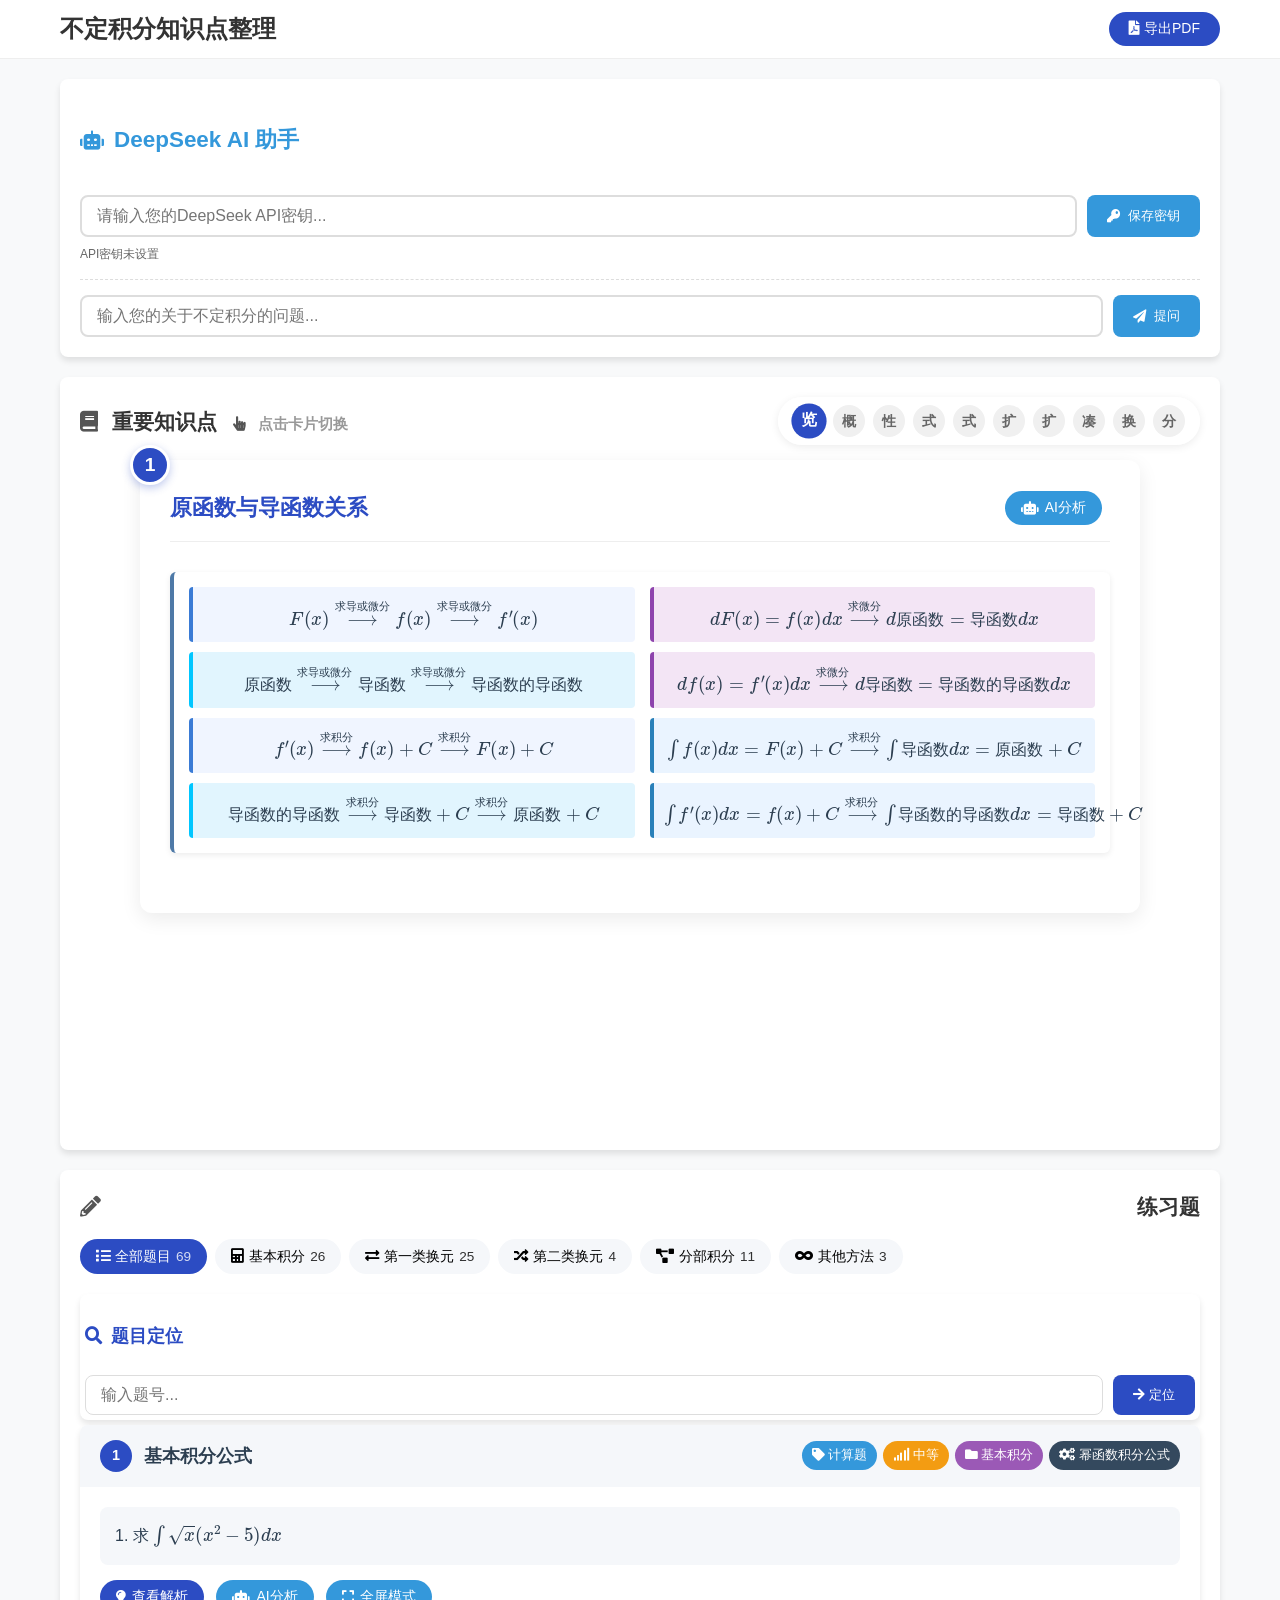
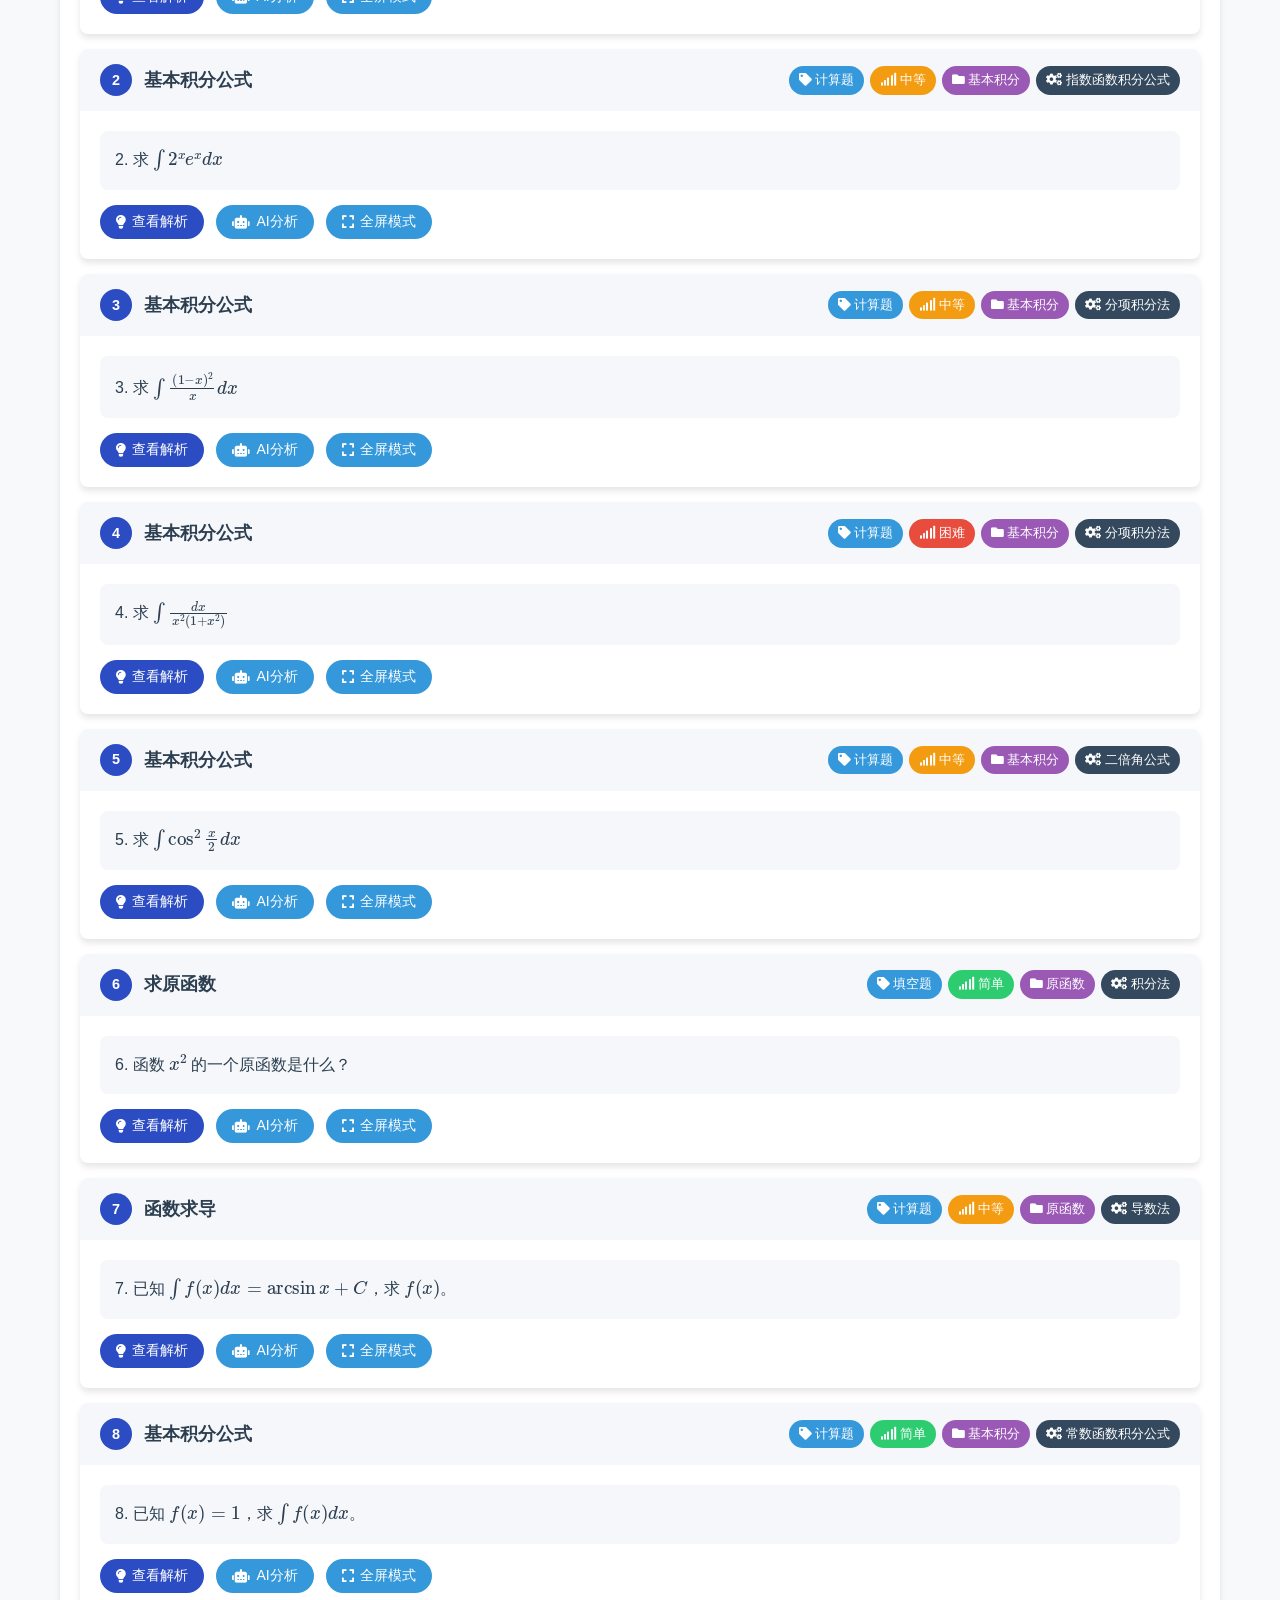
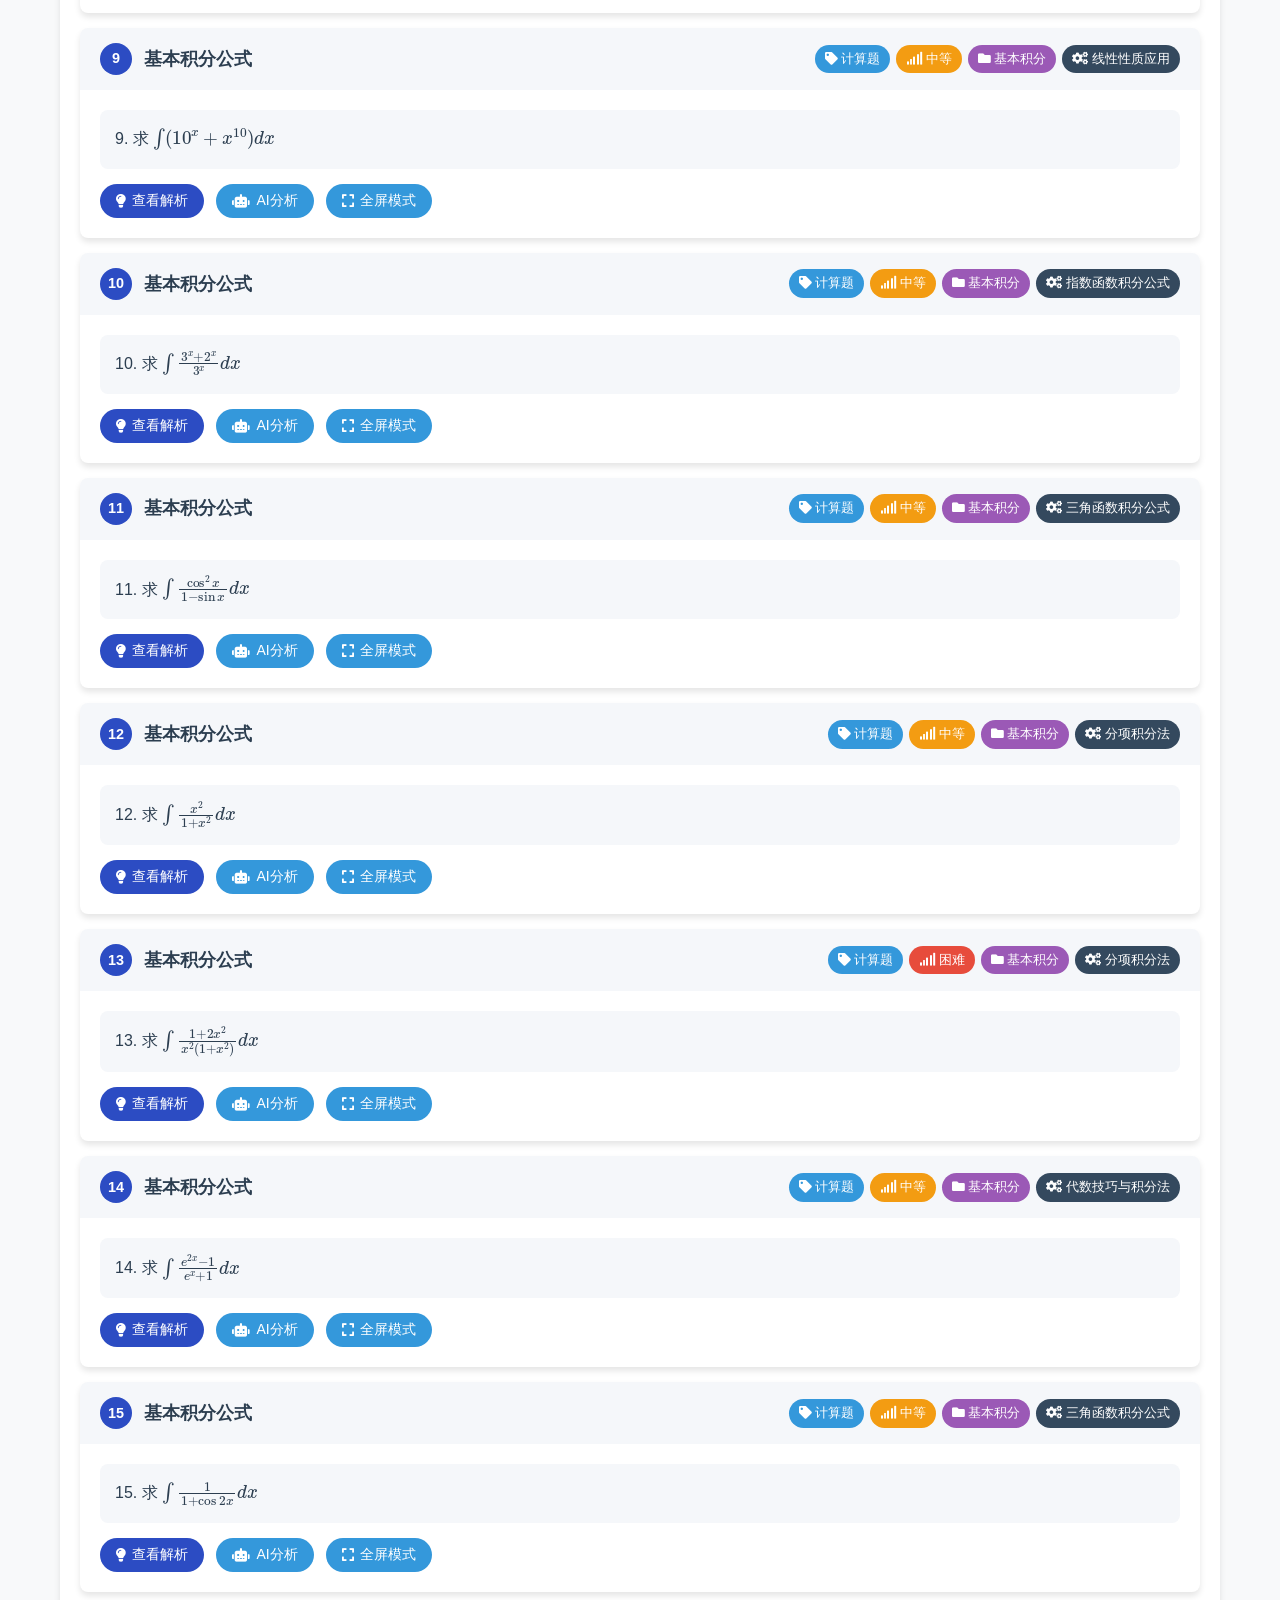
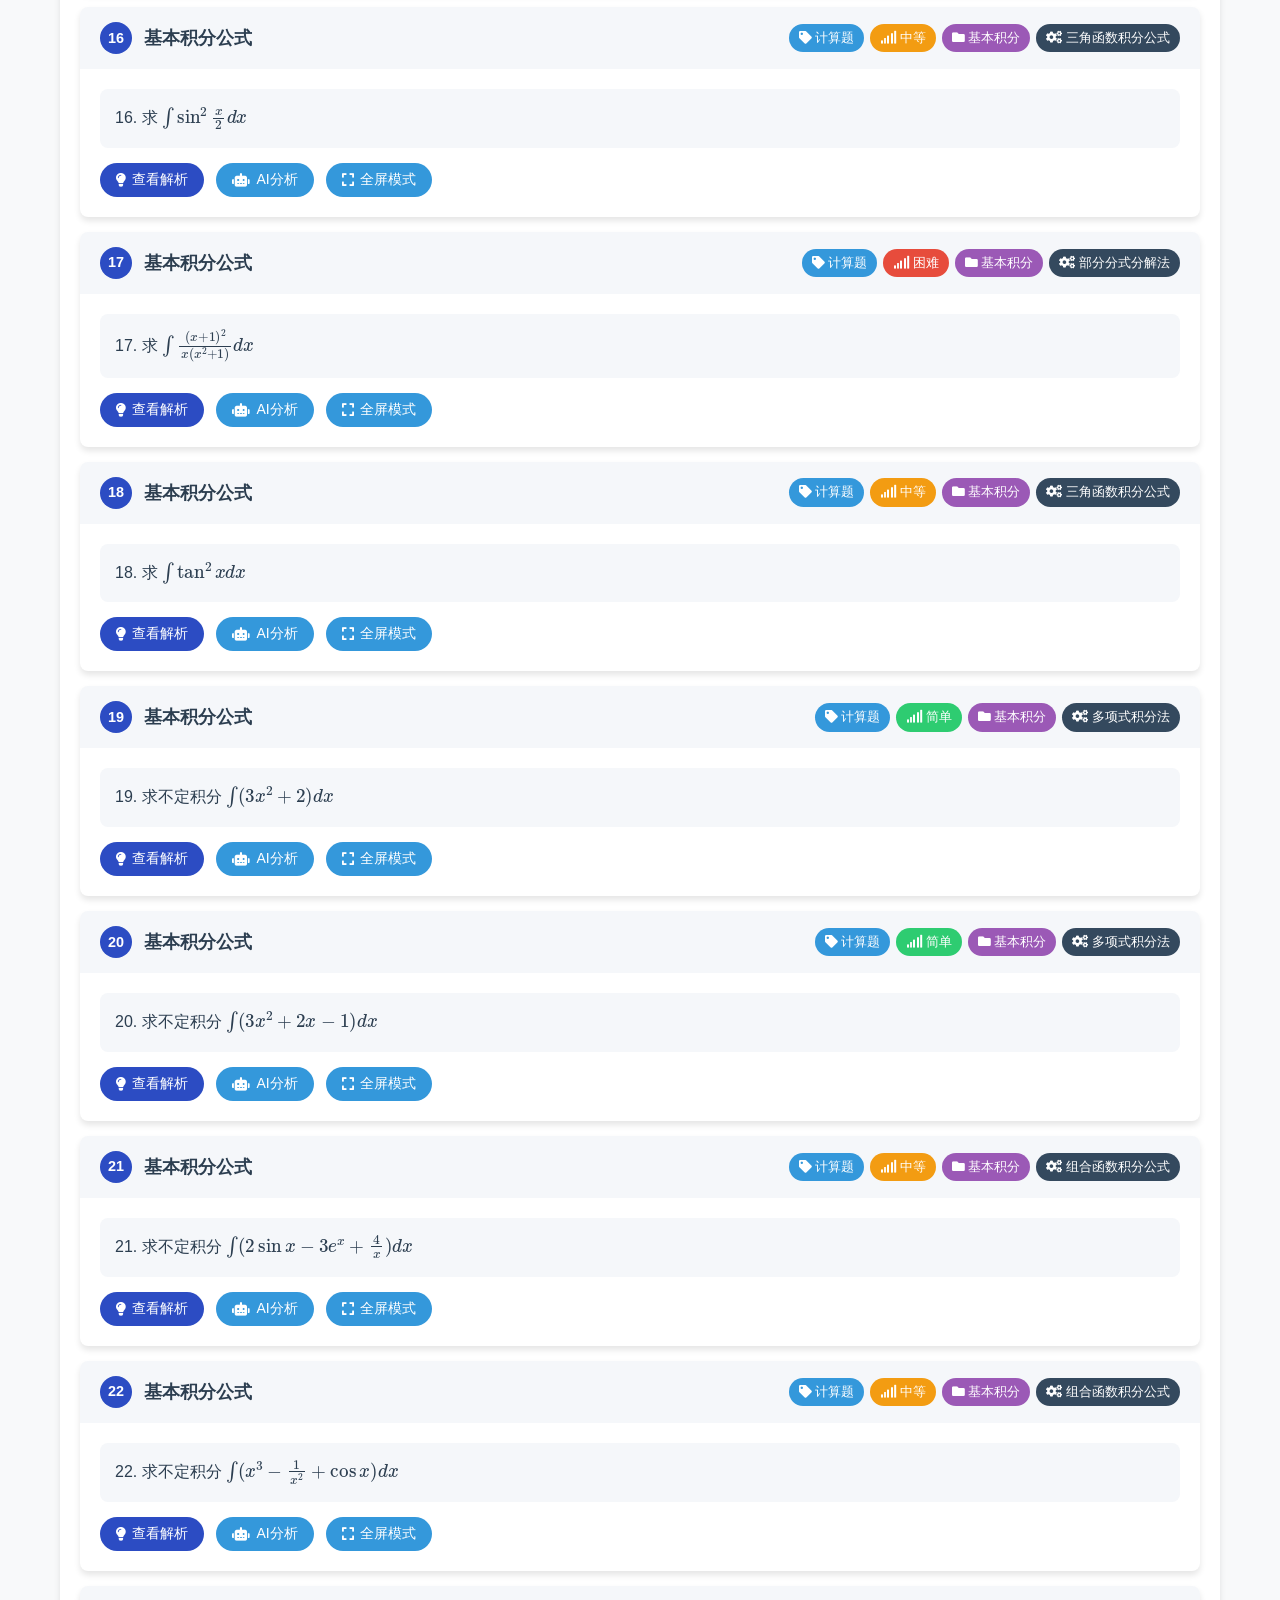
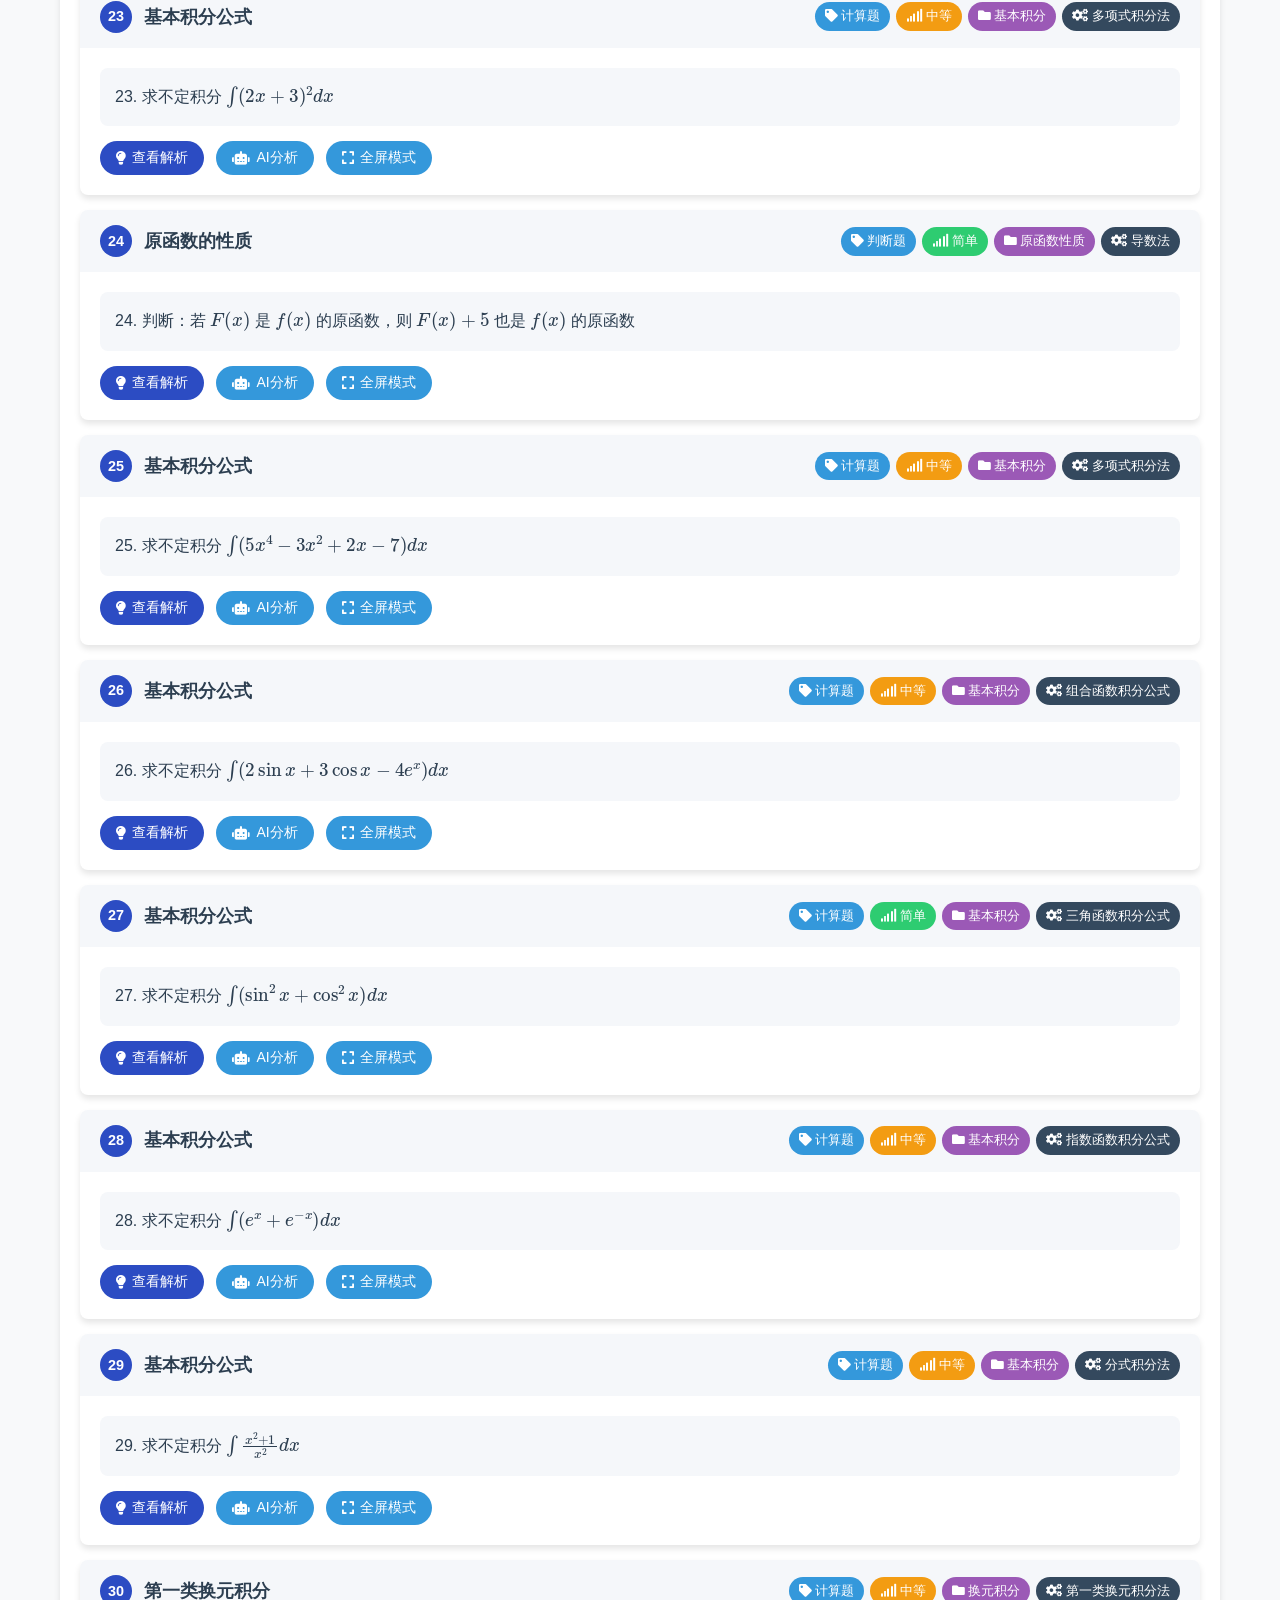
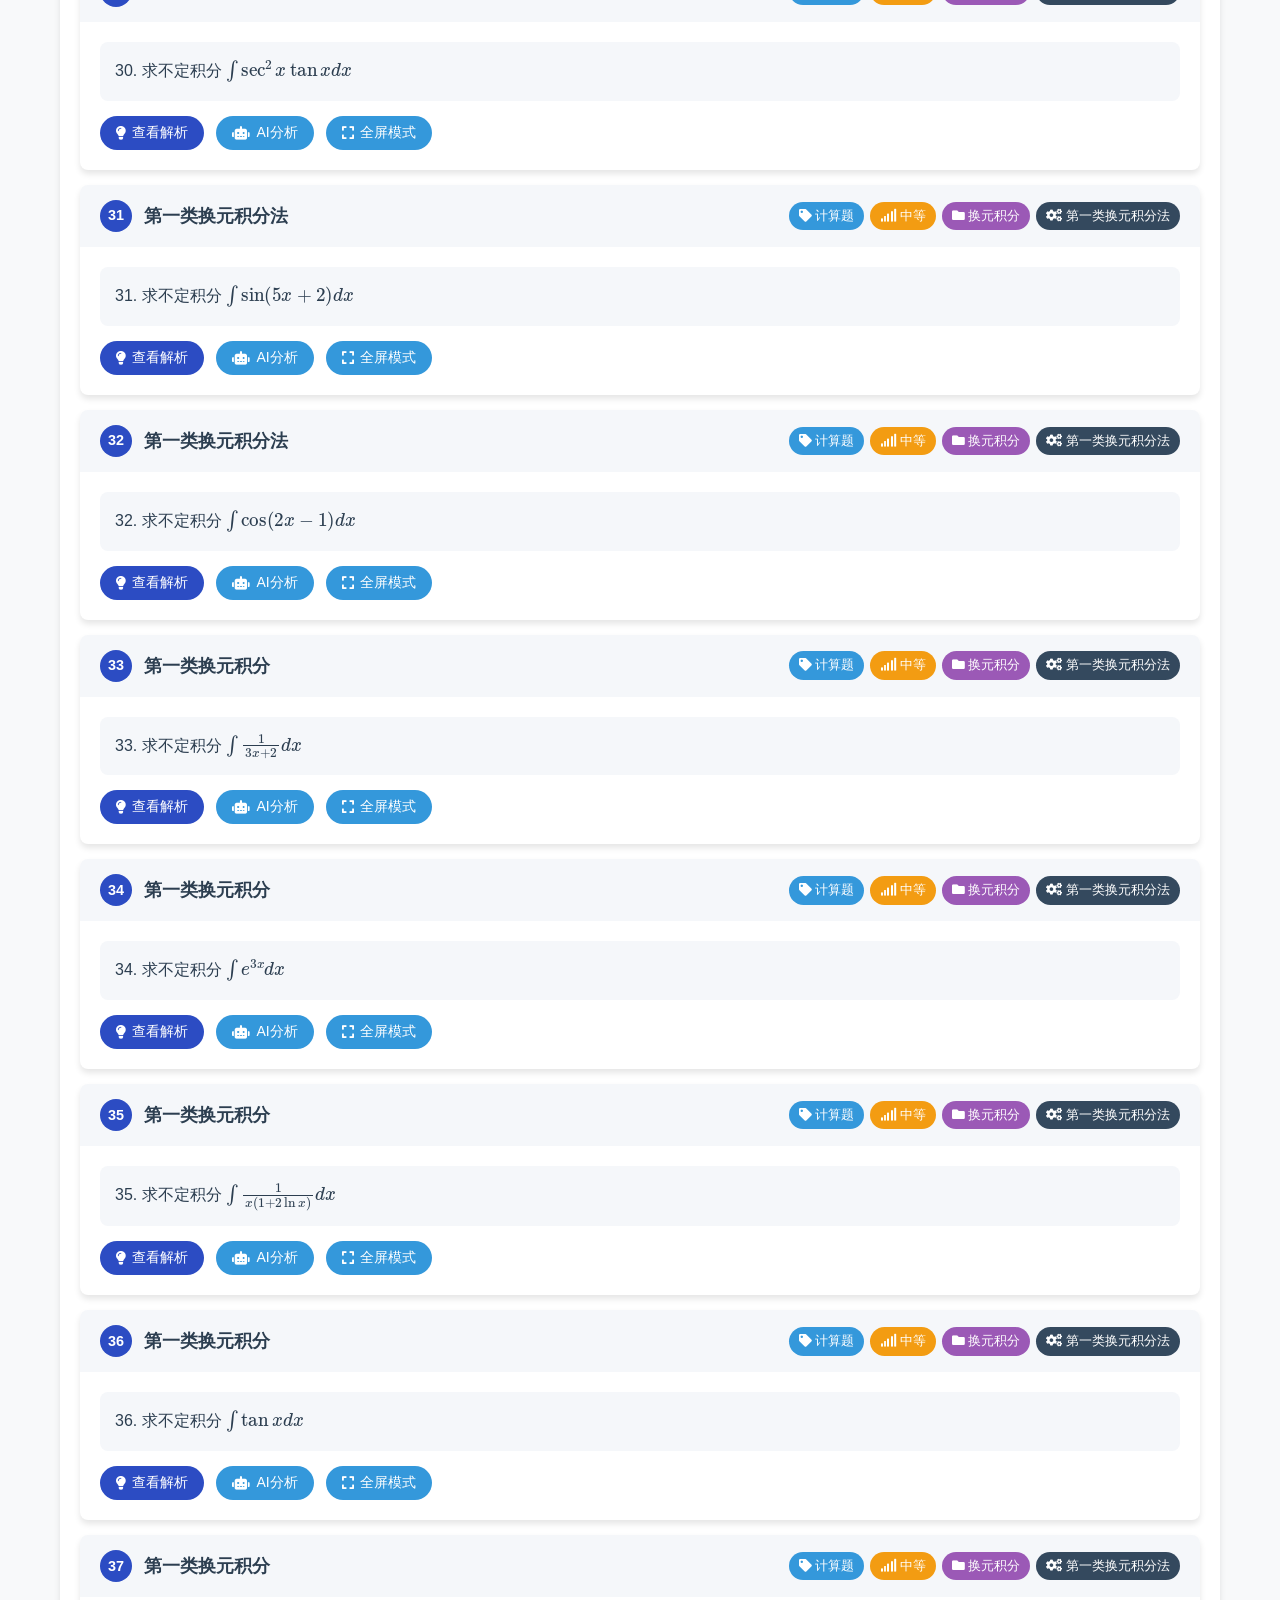
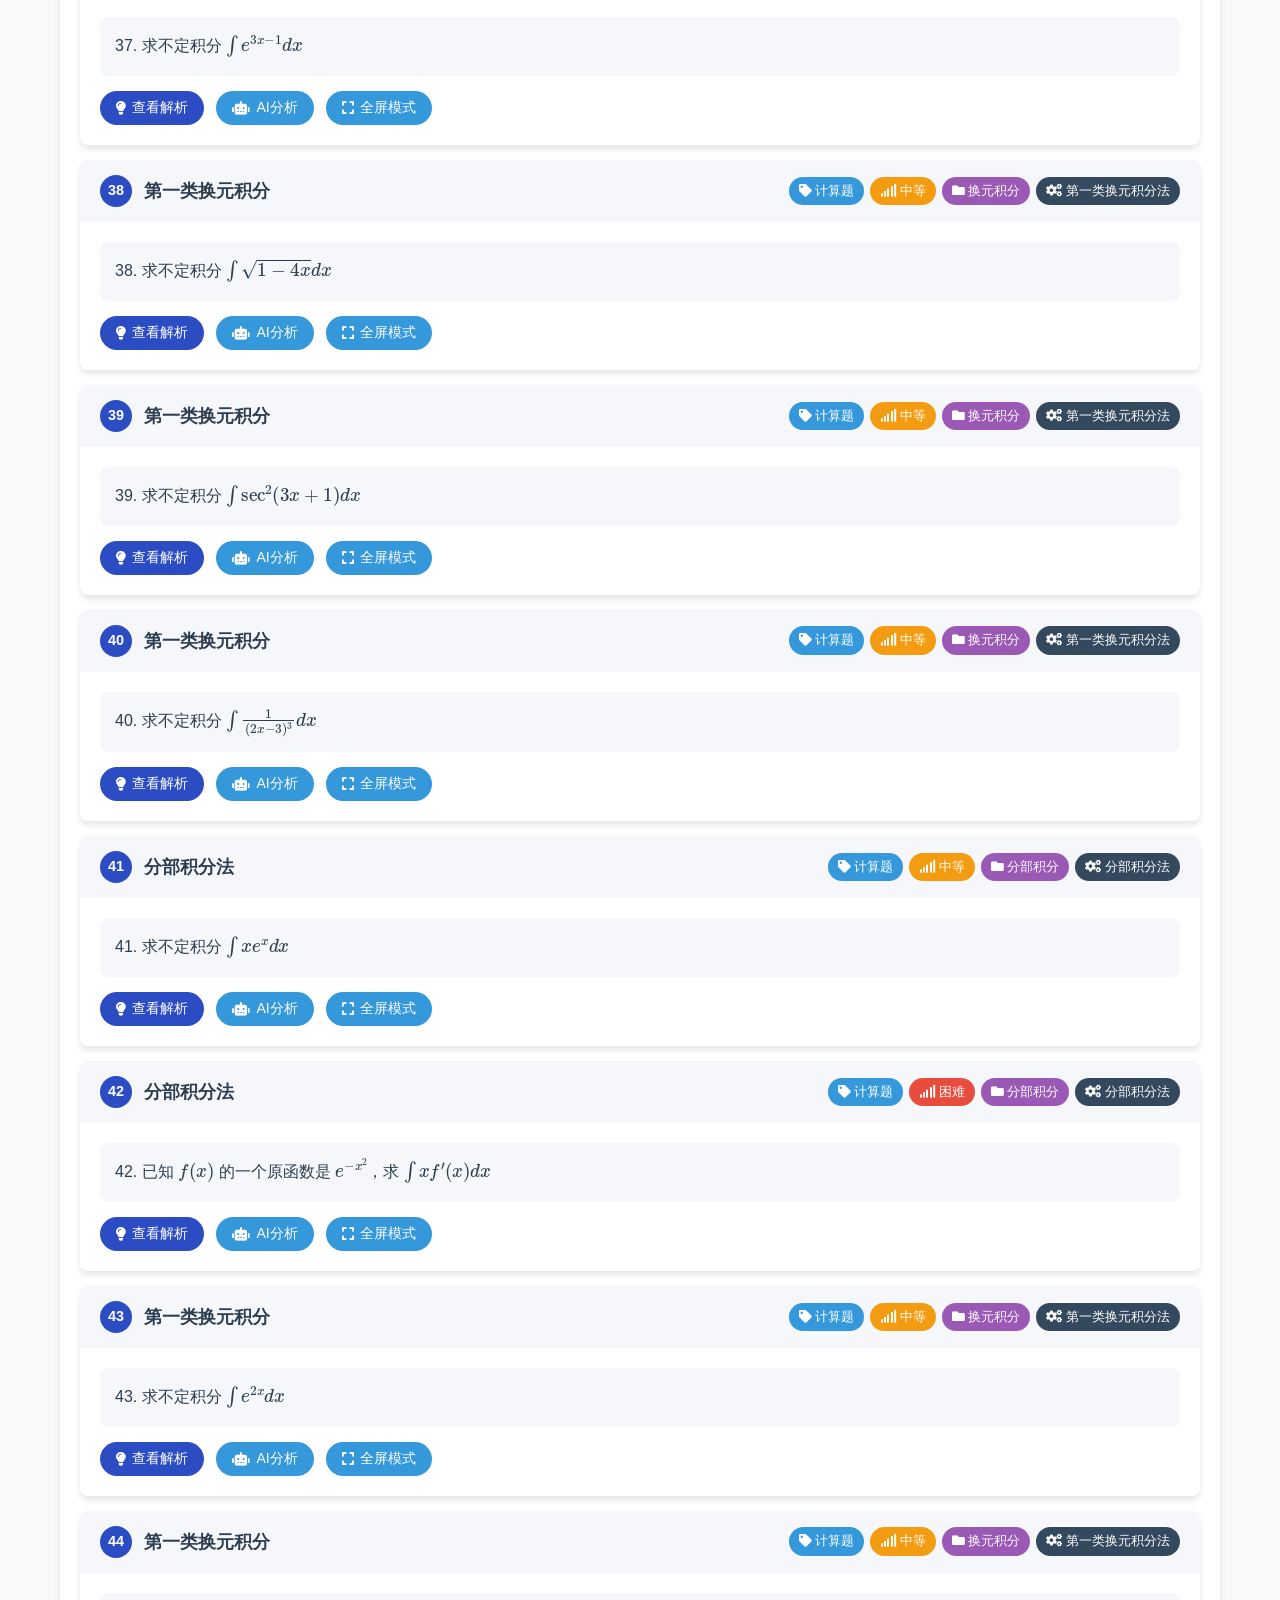
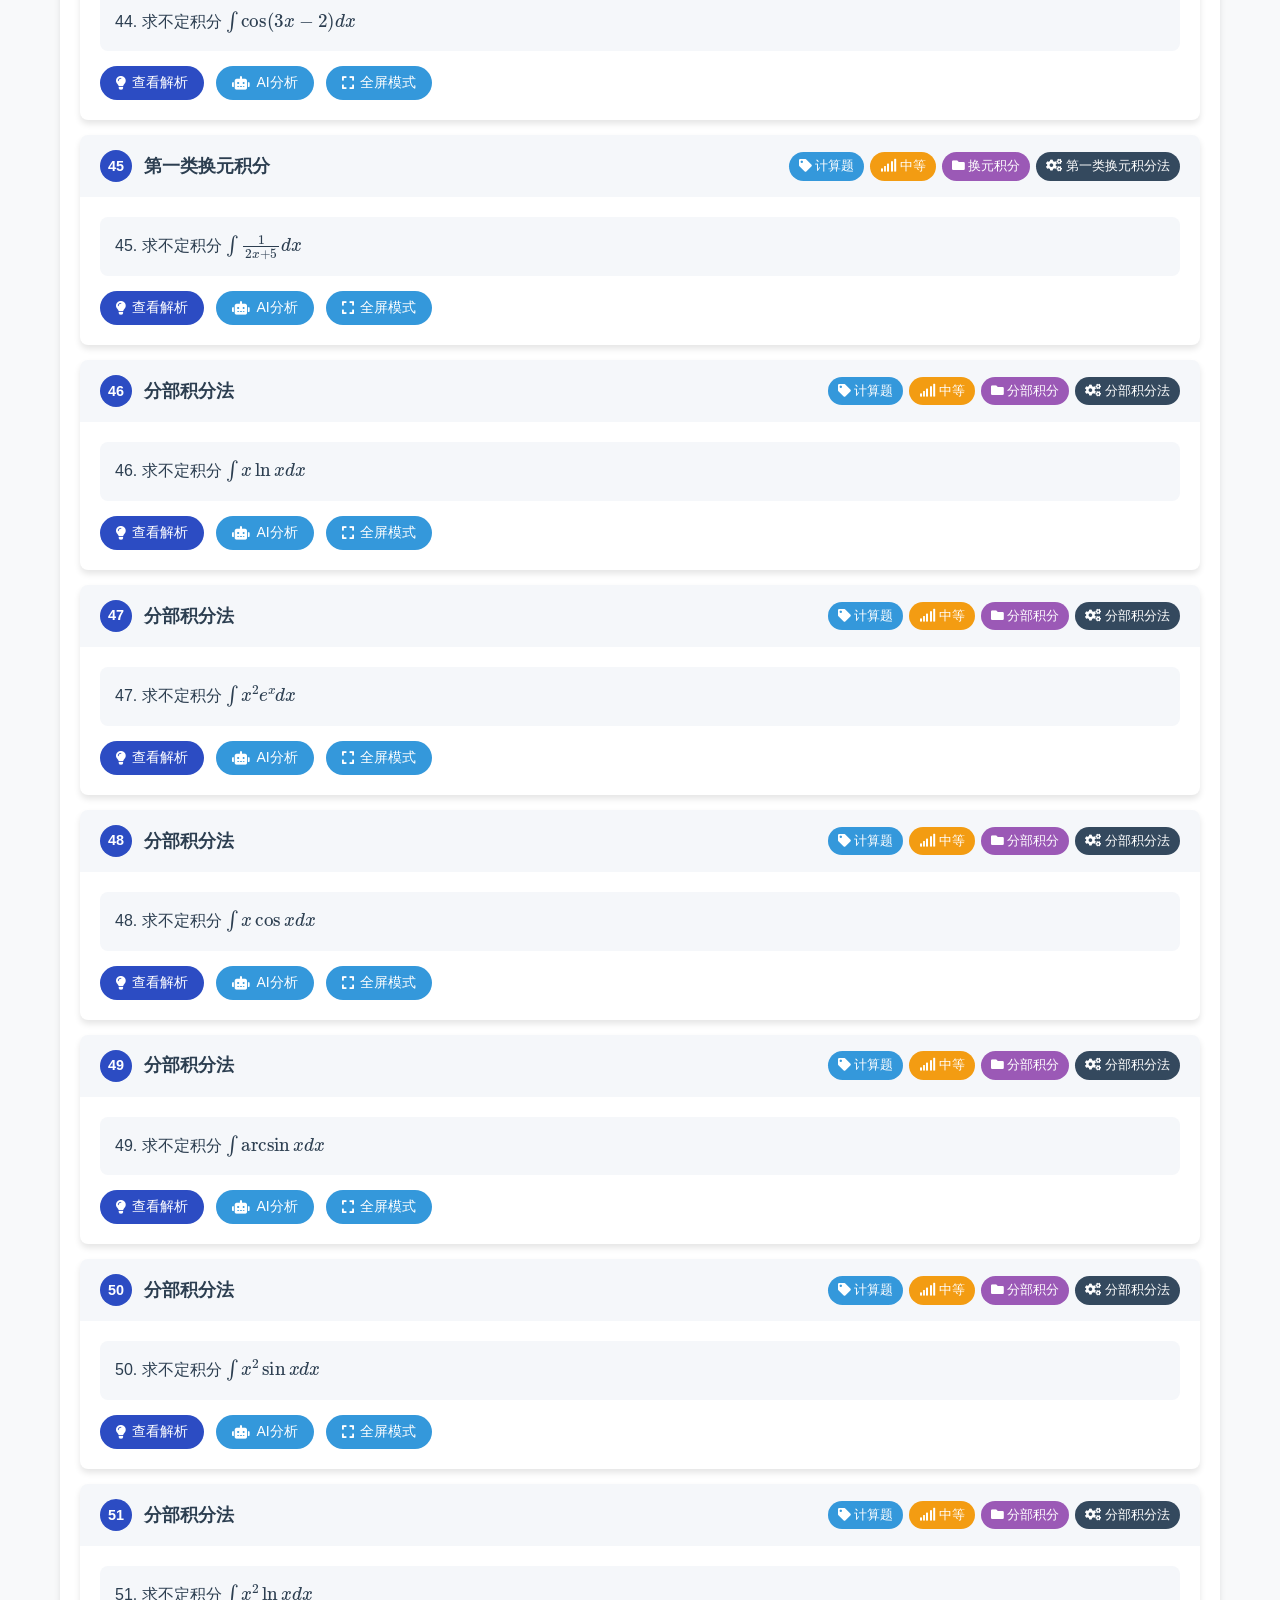
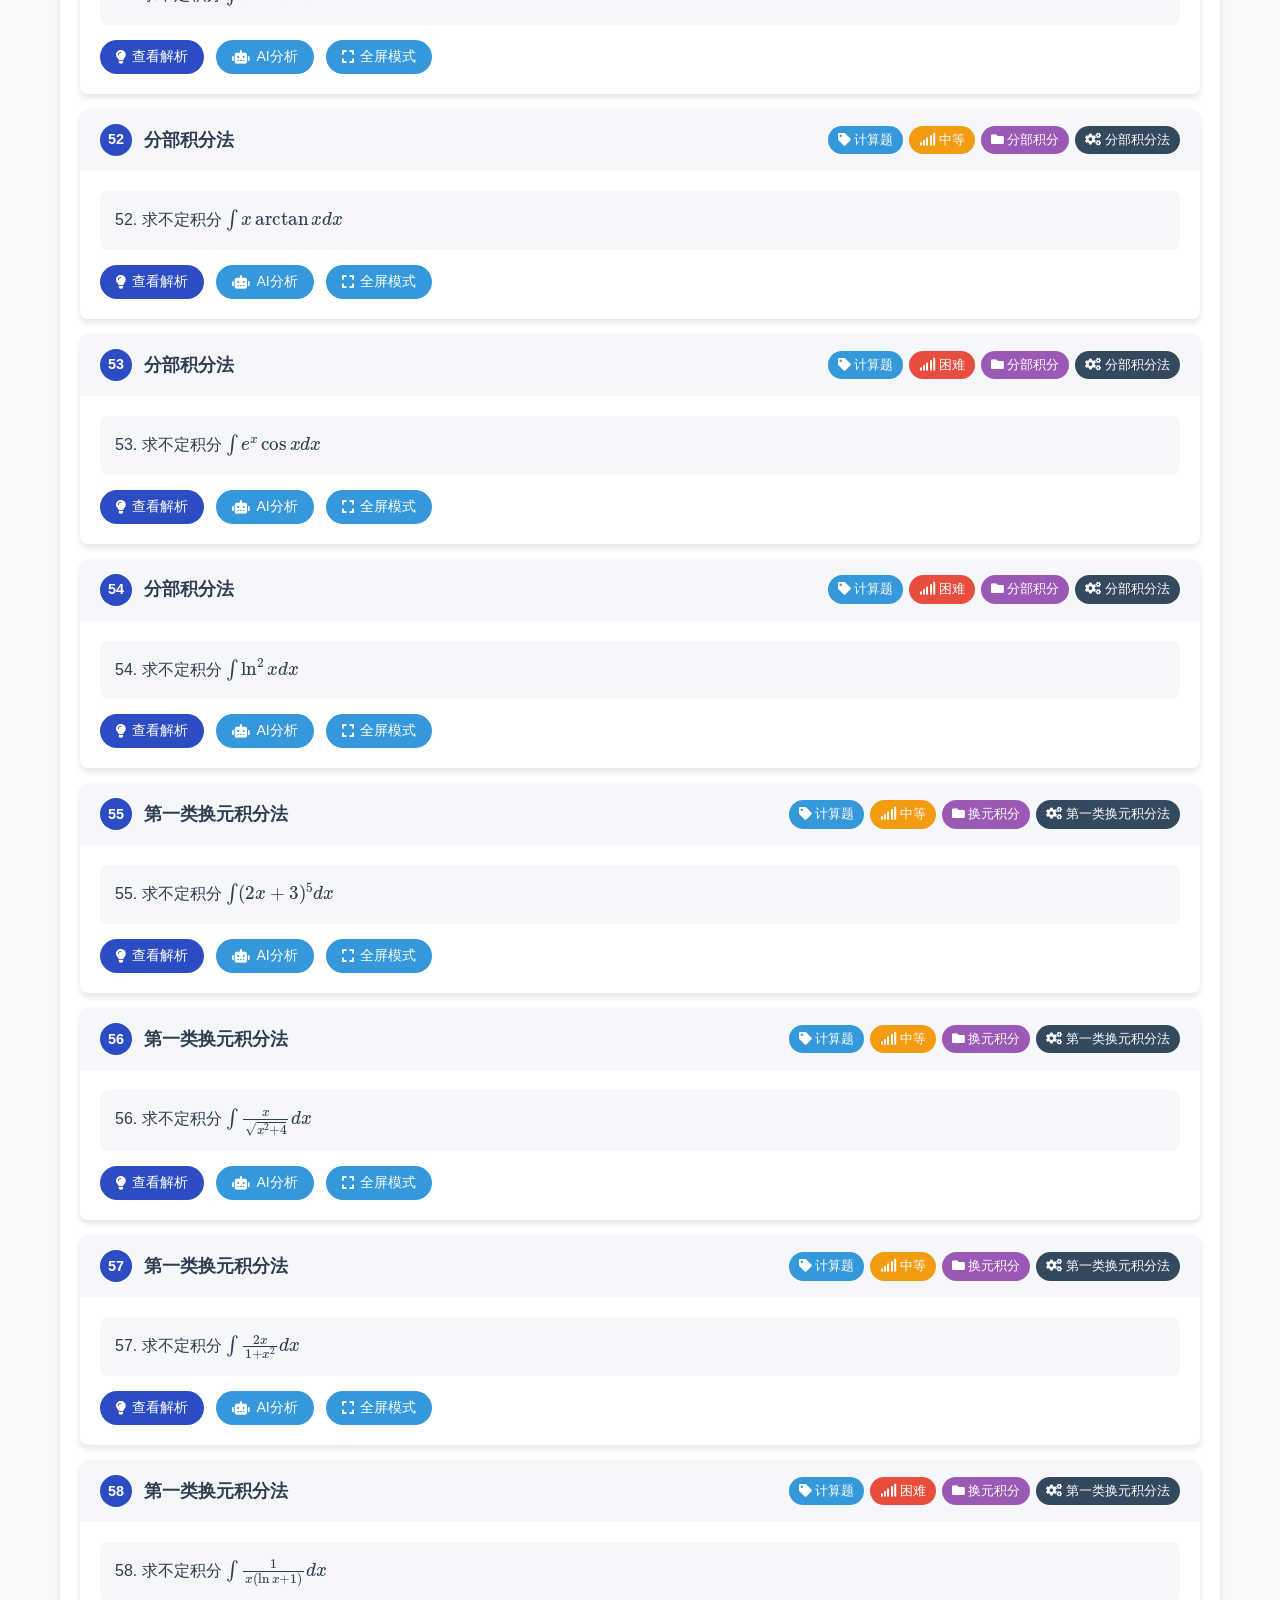
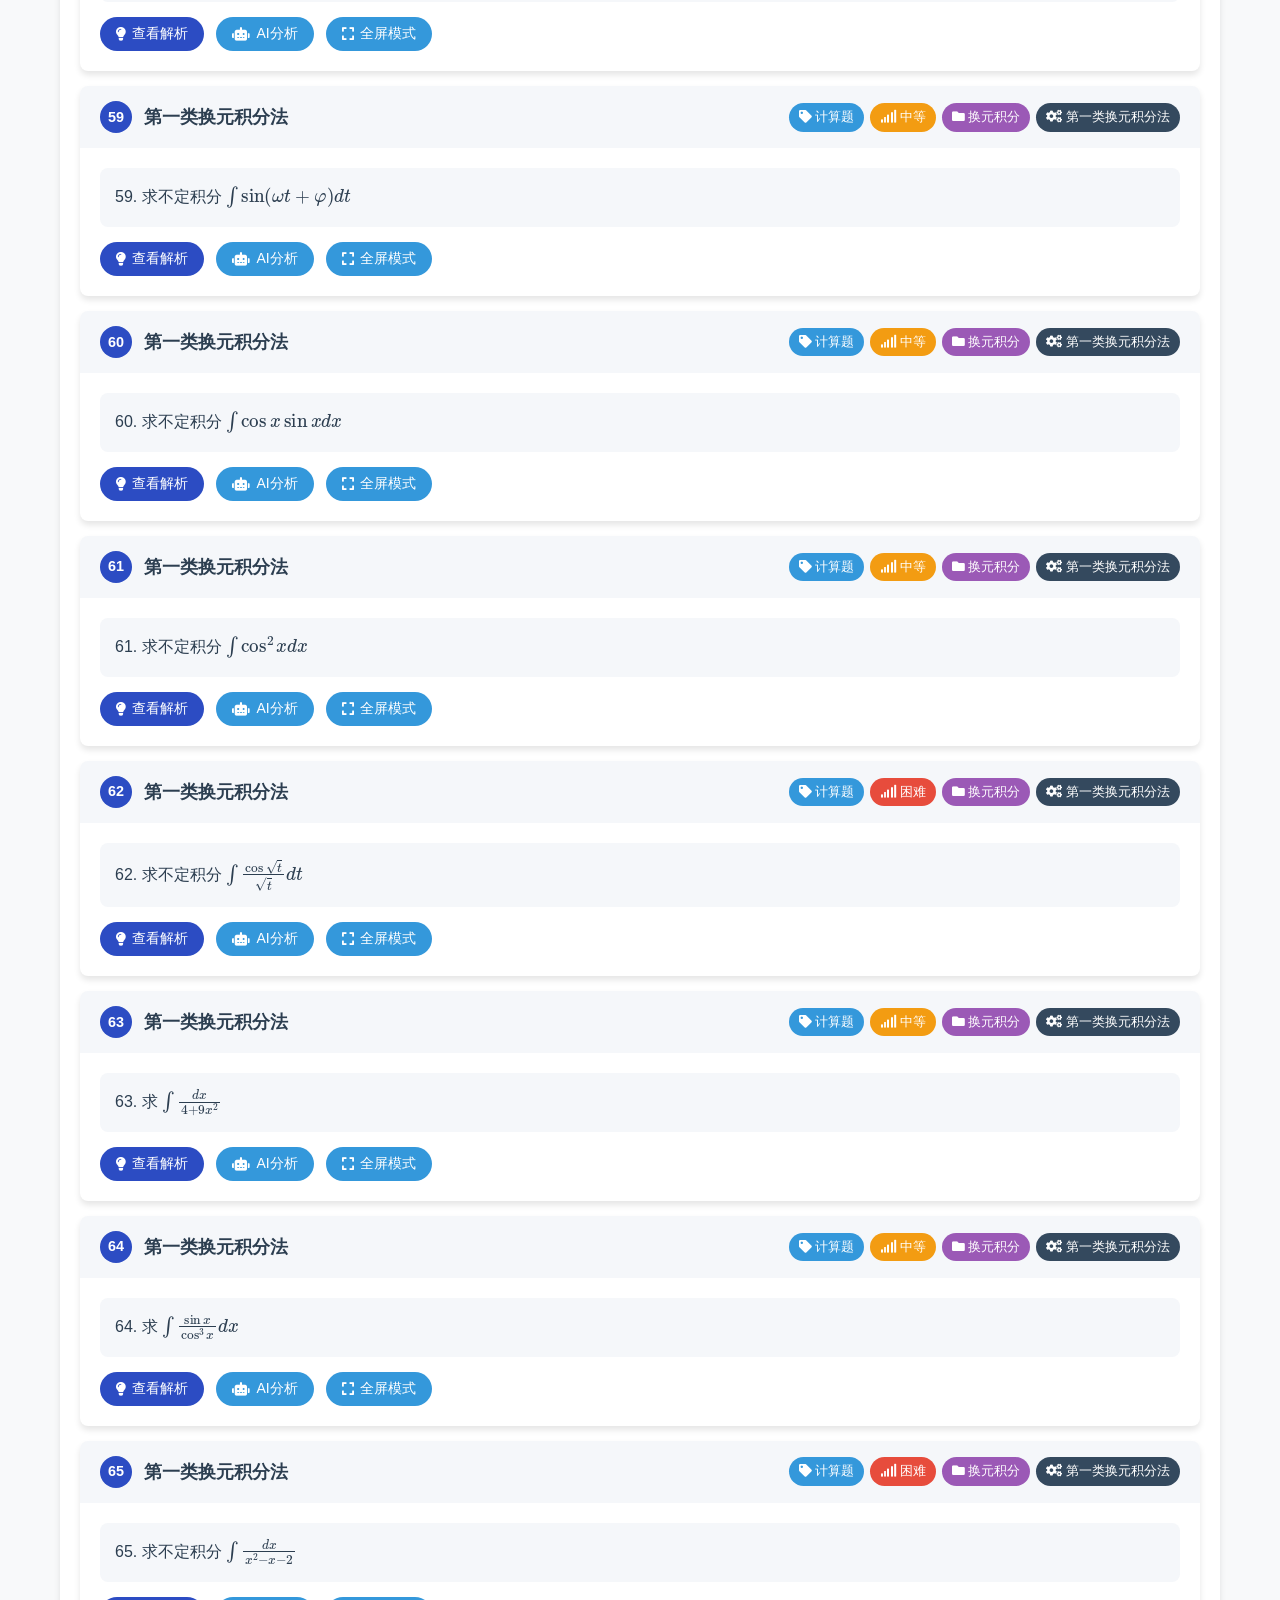
<file: assets/indefinite-integral.html>
<!DOCTYPE html>
<html lang="zh-CN">

<head>
    <meta charset="UTF-8">
    <meta name="viewport" content="width=device-width, initial-scale=1.0, maximum-scale=1.0, user-scalable=no">
    <title>不定积分知识点整理</title>

    <!-- 字体图标 -->
    <link rel="stylesheet" href="fontawesome/css/all.min.css">

    <!-- 主要样式 -->
    <style>
        :root {
            --primary-color: #2c4cc3;
            --secondary-color: #3498db;
            --accent-color: #e74c3c;
            --success-color: #2ecc71;
            --warning-color: #f39c12;
            --info-color: #9b59b6;
            --bg-color: #f8f9fa;
            --text-color: #2c3e50;
            --light-gray: #f5f7fa;
            --dark-gray: #343a40;
            --border-color: #e2e8f0;
            --card-shadow: 0 4px 6px rgba(0, 0, 0, 0.1);
            --border-radius: 8px;
            --transition-speed: 0.3s;
            --deepseek-primary: #3498db;
            --deepseek-secondary: #2980b9;
        }

        /* 基础样式 */
        * {
            box-sizing: border-box;
        }

        body {
            font-family: 'Microsoft YaHei', Arial, sans-serif;
            line-height: 1.6;
            color: var(--text-color);
            background-color: var(--bg-color);
            margin: 0;
            padding: 0;
        }

        /* 容器 */
        .container {
            width: 100%;
            max-width: 1200px;
            margin: 0 auto;
            padding: 20px;
        }

        /* 简化的导航栏 */
        .navbar {
            background: none;
            box-shadow: none;
            border-bottom: 1px solid #eee;
            padding: 10px 0;
            position: sticky;
            top: 0;
            z-index: 100;
            background: white;
        }

        .navbar-container {
            display: flex;
            justify-content: space-between;
            align-items: center;
            max-width: 1200px;
            margin: 0 auto;
            padding: 0 20px;
        }

        .navbar-brand {
            font-size: 1.5rem;
            font-weight: bold;
            color: #333;
            text-decoration: none;
        }

        .navbar-nav {
            display: flex;
            list-style: none;
            margin: 0;
            padding: 0;
            gap: 20px;
        }

        .nav-link {
            color: #666;
            text-decoration: none;
            font-weight: 500;
            padding: 8px 16px;
            border-radius: 20px;
            transition: all 0.3s;
        }

        .nav-link:hover {
            background-color: var(--light-gray);
            color: var(--primary-color);
        }

        /* 导出PDF按钮 */
        .export-pdf-nav-btn {
            padding: 8px 20px;
            background: var(--primary-color);
            color: white;
            border: none;
            border-radius: 20px;
            cursor: pointer;
            font-size: 14px;
            transition: all 0.3s;
        }

        .export-pdf-nav-btn:hover {
            background-color: #1e3a8a;
            transform: translateY(-2px);
        }

        /* 节段样式 */
        .section {
            background: white;
            border-radius: var(--border-radius);
            box-shadow: var(--card-shadow);
            padding: 20px;
            margin-bottom: 20px;
        }

        .section-title {
            color: #333;
            font-size: 1.3rem;
            margin: 0 0 15px 0;
            display: flex;
            align-items: center;
            justify-content: space-between;
        }

        .section-title i {
            margin-right: 8px;
            color: #555;
        }

        /* 知识点幻灯片样式 - 简化版 */
        .slides-container {
            position: relative;
            width: 100%;
            min-height: 650px;
            margin-bottom: 20px;
        }

        .slide {
            position: absolute;
            top: 0;
            left: 0;
            width: 100%;
            opacity: 0;
            pointer-events: none;
            transition: opacity 0.3s ease;
        }

        .slide.active {
            opacity: 1;
            pointer-events: auto;
        }

        .slide-card {
            background: white;
            border-radius: 12px;
            padding: 30px;
            box-shadow: 0 6px 20px rgba(0, 0, 0, 0.08);
            position: relative;
            width: 95%;
            margin: 0 auto;
            max-width: 1000px;
            cursor: pointer;
            transition: transform 0.3s ease;
        }

        .slide-card:hover {
            transform: translateY(-3px);
            box-shadow: 0 8px 25px rgba(0, 0, 0, 0.1);
        }

        .slide-number {
            position: absolute;
            top: -15px;
            left: -10px;
            width: 40px;
            height: 40px;
            background: var(--primary-color);
            color: white;
            border-radius: 50%;
            display: flex;
            align-items: center;
            justify-content: center;
            font-weight: bold;
            font-size: 1.2rem;
            box-shadow: 0 3px 8px rgba(44, 76, 195, 0.3);
            border: 3px solid white;
        }

        .slide-header {
            display: flex;
            justify-content: space-between;
            align-items: center;
            margin-bottom: 20px;
            padding-bottom: 15px;
            border-bottom: 1px solid #eee;
        }

        .slide-title {
            font-size: 1.4rem;
            color: var(--primary-color);
            margin: 0;
        }

        .slide-content {
            font-size: 1rem;
            line-height: 1.8;
        }

        /* 圆形导航 - 简化版 */
        .circle-nav {
            display: flex;
            gap: 8px;
            background: rgba(255, 255, 255, 0.9);
            padding: 8px 15px;
            border-radius: 25px;
            box-shadow: 0 2px 8px rgba(0, 0, 0, 0.08);
        }

        .circle-num {
            width: 32px;
            height: 32px;
            border-radius: 50%;
            background: #f0f0f0;
            color: #666;
            display: flex;
            align-items: center;
            justify-content: center;
            font-weight: 600;
            cursor: pointer;
            transition: all 0.3s;
            font-size: 0.9rem;
        }

        .circle-num:hover {
            transform: scale(1.1);
            background: #e0e0e0;
        }

        .circle-num.active {
            background: var(--primary-color);
            color: white;
            transform: scale(1.1);
        }

        /* 筛选器 - 简化版 */
        .filter-section {
            margin-bottom: 20px;
        }

        .filter-container {
            display: flex;
            flex-wrap: wrap;
            gap: 8px;
        }

        .filter-btn {
            padding: 8px 16px;
            background: var(--light-gray);
            border: none;
            border-radius: 20px;
            cursor: pointer;
            transition: all 0.3s;
            font-size: 0.9rem;
            display: flex;
            align-items: center;
            gap: 5px;
        }

        .filter-btn:hover {
            background: #e0e0e0;
        }

        .filter-btn.active {
            background: var(--primary-color);
            color: white;
        }

        .filter-btn .count {
            font-size: 0.85rem;
            opacity: 0.8;
        }

        /* 题目定位器 - 简化版 */
        .locator-section {
            margin-bottom: 5px;
            padding: 5px;
            background: white;
            border-radius: var(--border-radius);
            box-shadow: var(--card-shadow);
        }

        .locator-title {
            display: flex;
            align-items: center;
            margin-bottom: 1px;
            color: var(--primary-color);
            font-size: 1.1rem;
        }

        .locator-title i {
            margin-right: 8px;
        }

        .locator-input-container {
            display: flex;
            gap: 10px;
        }

        .problem-number-input {
            flex: 1;
            padding: 10px 15px;
            border: 1px solid #ddd;
            border-radius: 8px;
            font-size: 16px;
            transition: border-color 0.3s;
        }

        .problem-number-input:focus {
            border-color: var(--primary-color);
            outline: none;
        }

        .locate-problem-btn {
            padding: 10px 20px;
            background: var(--primary-color);
            color: white;
            border: none;
            border-radius: 8px;
            cursor: pointer;
            transition: all 0.3s;
        }

        .locate-problem-btn:hover {
            background-color: #1e3a8a;
        }

        /* 习题项目 - 简化版 */
        .exercise-item {
            margin-bottom: 15px;
            border-radius: var(--border-radius);
            background: white;
            box-shadow: var(--card-shadow);
            transition: all 0.3s;
            overflow: hidden;
        }

        .exercise-item:hover {
            box-shadow: 0 6px 12px rgba(0, 0, 0, 0.1);
            transform: translateY(-2px);
        }

        .exercise-item.highlight {
            animation: highlight-pulse 2s;
        }

        @keyframes highlight-pulse {
            0% {
                box-shadow: 0 0 0 0 rgba(44, 76, 195, 0.7);
            }

            70% {
                box-shadow: 0 0 0 15px rgba(44, 76, 195, 0);
            }

            100% {
                box-shadow: 0 0 0 0 rgba(44, 76, 195, 0);
            }
        }

        .exercise-header {
            padding: 15px 20px;
            background: var(--light-gray);
            display: flex;
            align-items: center;
            justify-content: space-between;
            flex-wrap: wrap;
            gap: 10px;
        }

        .exercise-title-wrapper {
            display: flex;
            align-items: center;
            gap: 12px;
        }

        .exercise-number {
            background: var(--primary-color);
            color: white;
            width: 32px;
            height: 32px;
            border-radius: 50%;
            display: flex;
            align-items: center;
            justify-content: center;
            font-weight: bold;
            font-size: 0.9rem;
        }

        .exercise-title {
            font-size: 1.1rem;
            margin: 0;
            color: var(--text-color);
        }

        .exercise-meta {
            display: flex;
            gap: 6px;
            flex-wrap: wrap;
        }

        .exercise-type,
        .exercise-difficulty,
        .exercise-category,
        .exercise-method {
            padding: 4px 10px;
            border-radius: 15px;
            font-size: 0.8rem;
            white-space: nowrap;
        }

        .exercise-type {
            background: var(--secondary-color);
            color: white;
        }

        .exercise-difficulty.easy {
            background: var(--success-color);
            color: white;
        }

        .exercise-difficulty.medium {
            background: var(--warning-color);
            color: white;
        }

        .exercise-difficulty.hard {
            background: var(--accent-color);
            color: white;
        }

        .exercise-category {
            background: var(--info-color);
            color: white;
        }

        .exercise-method {
            background: #34495e;
            color: white;
        }

        .exercise-content {
            padding: 20px;
        }

        .exercise-question {
            line-height: 1.8;
            padding: 15px;
            background: var(--light-gray);
            border-radius: var(--border-radius);
            margin-bottom: 15px;
        }

        /* 按钮样式 - 简化版 */
        .btn {
            display: inline-flex;
            align-items: center;
            padding: 8px 16px;
            border: none;
            border-radius: 20px;
            cursor: pointer;
            font-size: 14px;
            font-weight: 500;
            margin-right: 8px;
            transition: all 0.3s;
            gap: 6px;
        }

        .solution-toggle {
            background: var(--primary-color);
            color: white;
        }

        .solution-toggle:hover {
            background-color: #1e3a8a;
            transform: translateY(-1px);
        }

        .ai-analysis-btn {
            background: var(--deepseek-primary);
            color: white;
        }

        .ai-analysis-btn:hover {
            background-color: var(--deepseek-secondary);
            transform: translateY(-1px);
        }

        .fullscreen-btn {
            background: #3498db;
            color: white;
        }

        .fullscreen-btn:hover {
            background-color: #2980b9;
            transform: translateY(-1px);
        }

        /* 解析内容 - 简化版 */
        .solution-content {
            display: none;
            margin-top: 20px;
            padding: 20px;
            background: #f8f9fa;
            border-radius: var(--border-radius);
            border-left: 3px solid var(--primary-color);
        }

        .solution-content.show {
            display: block;
        }

        .solution-section {
            margin-top: 20px;
        }

        .explanation,
        .answer {
            margin: 15px 0;
        }

        .explanation h4,
        .answer h4 {
            color: var(--primary-color);
            margin: 0 0 10px 0;
            display: flex;
            align-items: center;
            font-size: 1.1rem;
        }

        .explanation h4 i,
        .answer h4 i {
            margin-right: 8px;
        }

        .explanation-content {
            line-height: 1.8;
            padding: 15px;
            background: white;
            border-radius: var(--border-radius);
            white-space: pre-wrap;
        }

        /* 全局AI查询 - 简化版 */
        .global-deepseek-container {
            background: white;
            padding: 20px;
            border-radius: var(--border-radius);
            box-shadow: var(--card-shadow);
            margin-bottom: 20px;
        }

        .global-deepseek-title {
            display: flex;
            align-items: center;
            margin-bottom: 15px;
            color: var(--deepseek-primary);
            font-size: 1.2rem;
        }

        .global-deepseek-title i {
            margin-right: 10px;
        }

        .api-key-section {
            margin-bottom: 15px;
            padding-bottom: 15px;
            border-bottom: 1px dashed #ddd;
        }

        .api-key-input-container {
            display: flex;
            gap: 10px;
            margin-bottom: 8px;
        }

        .deepseek-api-key {
            flex: 1;
            padding: 10px 15px;
            border: 2px solid #ddd;
            border-radius: 8px;
            font-size: 16px;
            transition: border-color 0.3s;
        }

        .deepseek-api-key:focus {
            border-color: var(--deepseek-primary);
            outline: none;
        }

        .global-deepseek-btn {
            padding: 10px 20px;
            background: var(--deepseek-primary);
            color: white;
            border: none;
            border-radius: 8px;
            cursor: pointer;
            font-weight: 500;
            transition: all 0.3s;
            display: flex;
            align-items: center;
            gap: 8px;
        }

        .global-deepseek-btn:hover {
            background-color: var(--deepseek-secondary);
            transform: translateY(-1px);
        }

        .api-key-status {
            display: flex;
            justify-content: space-between;
            align-items: center;
            font-size: 0.9rem;
            color: #666;
        }

        .text-button {
            background: none;
            border: none;
            color: var(--deepseek-primary);
            cursor: pointer;
            font-size: 0.85rem;
            padding: 0;
        }

        .text-button:hover {
            text-decoration: underline;
        }

        .api-key-valid {
            color: var(--success-color);
        }

        .api-key-invalid {
            color: var(--accent-color);
        }

        .global-deepseek-input-container {
            display: flex;
            gap: 10px;
        }

        .global-deepseek-input {
            flex: 1;
            padding: 10px 15px;
            border: 2px solid #ddd;
            border-radius: 8px;
            font-size: 16px;
            transition: border-color 0.3s;
        }

        .global-deepseek-input:focus {
            border-color: var(--deepseek-primary);
            outline: none;
        }

        /* DeepSeek模态框 - 简化版 */
        .deepseek-modal {
            display: none;
            position: fixed;
            top: 0;
            left: 0;
            width: 100%;
            height: 100%;
            background-color: rgba(0, 0, 0, 0.5);
            z-index: 2000;
            animation: fadeIn 0.3s;
        }

        .deepseek-modal.show {
            display: flex;
            justify-content: center;
            align-items: center;
        }

        .deepseek-modal-content {
            background-color: white;
            width: 800px;
            max-width: 90%;
            height: 80vh;
            border-radius: 12px;
            overflow: hidden;
            display: flex;
            flex-direction: column;
            box-shadow: 0 10px 25px rgba(0, 0, 0, 0.2);
            animation: slideUp 0.4s;
        }

        .deepseek-modal-header {
            display: flex;
            justify-content: space-between;
            align-items: center;
            padding: 15px 20px;
            background: var(--deepseek-primary);
            color: white;
        }

        .deepseek-modal-title {
            font-size: 1.1rem;
            font-weight: bold;
            margin: 0;
        }

        .deepseek-modal-close {
            background: transparent;
            border: none;
            color: white;
            font-size: 1.5rem;
            cursor: pointer;
            padding: 0;
            width: 30px;
            height: 30px;
            display: flex;
            align-items: center;
            justify-content: center;
            border-radius: 50%;
            transition: all 0.3s;
        }

        .deepseek-modal-close:hover {
            background: rgba(255, 255, 255, 0.2);
        }

        .deepseek-chat-container {
            flex: 1;
            overflow-y: auto;
            padding: 20px;
            background: #f8f9fa;
        }

        .deepseek-chat-message {
            margin-bottom: 15px;
            max-width: 85%;
            animation: fadeIn 0.3s;
        }

        .deepseek-chat-user {
            margin-left: auto;
            background: #dcf8c6;
            padding: 10px 15px;
            border-radius: 18px 18px 4px 18px;
            box-shadow: 0 1px 2px rgba(0, 0, 0, 0.1);
        }

        .deepseek-chat-ai {
            margin-right: auto;
            background: white;
            padding: 10px 15px;
            border-radius: 18px 18px 18px 4px;
            box-shadow: 0 1px 2px rgba(0, 0, 0, 0.1);
            border-left: 3px solid var(--deepseek-primary);
        }

        .deepseek-chat-input-container {
            display: flex;
            gap: 10px;
            padding: 15px 20px;
            background: white;
            border-top: 1px solid #eee;
        }

        .deepseek-chat-input {
            flex: 1;
            padding: 10px 15px;
            border: 2px solid #ddd;
            border-radius: 25px;
            font-size: 16px;
            transition: border-color 0.3s;
        }

        .deepseek-chat-input:focus {
            border-color: var(--deepseek-primary);
            outline: none;
        }

        .deepseek-chat-send {
            padding: 10px 20px;
            background: var(--deepseek-primary);
            color: white;
            border: none;
            border-radius: 25px;
            cursor: pointer;
            font-weight: 500;
            transition: all 0.3s;
        }

        .deepseek-chat-send:hover {
            background-color: var(--deepseek-secondary);
            transform: scale(1.05);
        }

        /* 全屏模式 - 新增逐行显示功能 */
        .fullscreen-overlay {
            display: none;
            position: fixed;
            top: 0;
            left: 0;
            width: 100%;
            height: 100%;
            background: white;
            z-index: 9999;
            overflow: hidden;
            flex-direction: column;
        }

        .fullscreen-overlay.show {
            display: flex;
        }

        .fullscreen-header {
            display: flex;
            justify-content: space-between;
            align-items: center;
            padding: 15px 20px;
            background: var(--primary-color);
            color: white;
            box-shadow: 0 2px 10px rgba(0, 0, 0, 0.1);
        }

        .fullscreen-title {
            font-size: 1.3rem;
            font-weight: bold;
        }

        .fullscreen-controls {
            display: flex;
            gap: 10px;
        }

        .fullscreen-control-btn {
            background: rgba(255, 255, 255, 0.2);
            border: none;
            color: white;
            padding: 8px 16px;
            border-radius: 20px;
            cursor: pointer;
            display: flex;
            align-items: center;
            gap: 6px;
            font-size: 14px;
            transition: all 0.3s;
        }

        .fullscreen-control-btn:hover {
            background: rgba(255, 255, 255, 0.3);
            transform: scale(1.05);
        }

        .fullscreen-content {
            flex: 1;
            overflow-y: auto;
            padding: 20px;
            cursor: pointer;
        }

        .fullscreen-exercise {
            background: white;
            border-radius: 12px;
            padding: 30px;
            max-width: 1000px;
            margin: 0 auto;
            box-shadow: 0 4px 10px rgba(0, 0, 0, 0.1);
        }

        .fullscreen-exercise .exercise-header {
            background: none;
            padding: 0 0 20px 0;
            margin-bottom: 20px;
            border-bottom: 2px solid #eee;
        }

        .fullscreen-exercise .exercise-question {
            font-size: 1.2rem;
            line-height: 2;
            padding: 20px;
            background: #f8f9fa;
            margin: 20px 0;
        }

        /* 逐行显示解析样式 */
        .fullscreen-solution-container {
            display: none;
            margin-top: 20px;
            padding: 20px;
            background: #f8f9fa;
            border-radius: 8px;
            cursor: pointer;
            position: relative;
            min-height: 200px;
            user-select: none;
        }

        .fullscreen-solution-container:hover {
            background: #f0f5ff;
        }

        #fullscreen-solution-lines {
            min-height: 100px;
        }

        .fullscreen-solution-line {
            display: none;
            margin-bottom: 15px;
            padding: 15px 20px;
            border-radius: 6px;
            background: white;
            box-shadow: 0 2px 5px rgba(0, 0, 0, 0.08);
            animation: slideInLeft 0.5s ease-out;
            border-left: 4px solid var(--primary-color);
            line-height: 1.8;
            font-size: 1.05rem;
        }

        @keyframes slideInLeft {
            from {
                opacity: 0;
                transform: translateX(-30px);
            }

            to {
                opacity: 1;
                transform: translateX(0);
            }
        }

        .fullscreen-click-hint {
            text-align: center;
            color: #666;
            font-style: italic;
            margin: 15px 0;
            padding: 12px 20px;
            background: rgba(44, 76, 195, 0.08);
            border-radius: 8px;
            font-size: 0.95rem;
            animation: pulse 2s infinite;
        }

        @keyframes pulse {

            0%,
            100% {
                opacity: 0.8;
            }

            50% {
                opacity: 1;
            }
        }

        .fullscreen-progress {
            display: flex;
            align-items: center;
            margin-top: 25px;
            font-size: 0.9rem;
            color: #666;
            background: white;
            padding: 12px 15px;
            border-radius: 8px;
            box-shadow: 0 1px 3px rgba(0, 0, 0, 0.05);
        }

        .fullscreen-progress-bar {
            flex: 1;
            height: 8px;
            background: #e0e0e0;
            margin: 0 15px;
            border-radius: 4px;
            overflow: hidden;
            position: relative;
        }

        .fullscreen-progress-fill {
            height: 100%;
            background: linear-gradient(90deg, var(--primary-color), var(--secondary-color));
            width: 0%;
            transition: width 0.5s ease;
            border-radius: 4px;
        }

        .fullscreen-answer {
            margin-top: 25px;
            padding: 20px;
            background: rgba(46, 204, 113, 0.08);
            border-left: 4px solid var(--success-color);
            border-radius: 8px;
            display: none;
            animation: slideInLeft 0.5s ease-out;
        }

        .fullscreen-answer-title {
            font-weight: bold;
            color: var(--success-color);
            margin-bottom: 10px;
            font-size: 1.1rem;
            display: flex;
            align-items: center;
            gap: 8px;
        }

        .fullscreen-answer-title::before {
            content: '✓';
            display: inline-block;
            width: 24px;
            height: 24px;
            background: var(--success-color);
            color: white;
            border-radius: 50%;
            text-align: center;
            line-height: 24px;
        }

        /* 点击波纹效果 */
        .ripple {
            position: absolute;
            border-radius: 50%;
            background: rgba(44, 76, 195, 0.3);
            transform: translate(-50%, -50%) scale(0);
            animation: ripple 0.6s linear;
            pointer-events: none;
        }

        @keyframes ripple {
            to {
                transform: translate(-50%, -50%) scale(3);
                opacity: 0;
            }
        }

        .fullscreen-nav {
            display: flex;
            justify-content: space-between;
            align-items: center;
            padding: 20px;
            background: #f8f9fa;
            border-top: 1px solid #eee;
        }

        .fullscreen-nav-btn {
            padding: 10px 20px;
            background: linear-gradient(135deg, #4a6bdf, #2c4cc3);
            color: white;
            border: none;
            border-radius: 25px;
            cursor: pointer;
            display: flex;
            align-items: center;
            gap: 8px;
            transition: all 0.3s;
            font-weight: 500;
            box-shadow: 0 3px 6px rgba(0, 0, 0, 0.1);
        }

        .fullscreen-nav-btn:hover:not(:disabled) {
            transform: translateY(-2px);
            box-shadow: 0 5px 10px rgba(0, 0, 0, 0.15);
        }

        .fullscreen-nav-btn:disabled {
            opacity: 0.5;
            cursor: not-allowed;
            background: #cccccc;
        }

        .fullscreen-counter {
            font-size: 1rem;
            color: #666;
            font-weight: 500;
        }

        /* 加载动画 */
        .loading-spinner {
            display: inline-block;
            width: 20px;
            height: 20px;
            border: 3px solid rgba(255, 255, 255, 0.3);
            border-radius: 50%;
            border-top-color: #fff;
            animation: spin 1s ease-in-out infinite;
            margin-right: 10px;
        }

        @keyframes spin {
            to {
                transform: rotate(360deg);
            }
        }

        @keyframes fadeIn {
            from {
                opacity: 0;
            }

            to {
                opacity: 1;
            }
        }

        @keyframes slideUp {
            from {
                transform: translateY(30px);
                opacity: 0;
            }

            to {
                transform: translateY(0);
                opacity: 1;
            }
        }

        /* 返回顶部按钮 */
        .scroll-to-top {
            position: fixed;
            bottom: 30px;
            right: 30px;
            width: 50px;
            height: 50px;
            background: var(--primary-color);
            color: white;
            border: none;
            border-radius: 50%;
            cursor: pointer;
            opacity: 0;
            visibility: hidden;
            transition: all 0.3s;
            font-size: 20px;
            display: flex;
            align-items: center;
            justify-content: center;
            box-shadow: 0 3px 10px rgba(0, 0, 0, 0.2);
        }

        .scroll-to-top.show {
            opacity: 1;
            visibility: visible;
        }

        .scroll-to-top:hover {
            background-color: #1e3a8a;
            transform: translateY(-5px);
        }

        /* 移动端响应式设计 */
        @media (max-width: 768px) {
            body {
                font-size: 16px;
            }

            .container {
                padding: 10px;
            }

            .navbar-container {
                flex-direction: column;
                gap: 10px;
                padding: 10px;
            }

            .navbar-brand {
                font-size: 1.3rem;
            }

            .navbar-nav {
                display: none;
            }

            .export-pdf-nav-btn {
                width: 100%;
                text-align: center;
            }

            .slides-container {
                height: 650px;
            }

            .slide-card {
                padding: 20px;
                width: 98%;
            }

            .slide-title {
                font-size: 1.2rem;
            }

            .slide-content {
                font-size: 0.95rem;
            }

            .circle-nav {
                padding: 6px 12px;
                gap: 6px;
            }

            .circle-num {
                width: 28px;
                height: 28px;
                font-size: 0.8rem;
            }

            .filter-container {
                display: grid;
                grid-template-columns: repeat(2, 1fr);
                gap: 8px;
            }

            .filter-btn {
                padding: 10px 12px;
                font-size: 0.85rem;
                text-align: center;
                justify-content: center;
            }

            .locator-input-container {
                flex-direction: column;
                gap: 8px;
            }

            .problem-number-input,
            .locate-problem-btn {
                width: 100%;
                font-size: 16px;
            }

            .exercise-header {
                flex-direction: column;
                align-items: flex-start;
                gap: 10px;
            }

            .exercise-meta {
                width: 100%;
                justify-content: flex-start;
            }

            .exercise-type,
            .exercise-difficulty,
            .exercise-category,
            .exercise-method {
                padding: 3px 8px;
                font-size: 0.75rem;
            }

            .btn {
                padding: 8px 14px;
                font-size: 13px;
                margin: 5px 5px 5px 0;
            }

            .deepseek-modal-content {
                width: 95%;
                height: 90vh;
                margin: 5vh auto;
            }

            .deepseek-modal-header {
                padding: 12px 15px;
            }

            .deepseek-modal-title {
                font-size: 1rem;
            }

            .deepseek-chat-container {
                padding: 15px;
            }

            .deepseek-chat-message {
                max-width: 90%;
                font-size: 0.95rem;
            }

            .deepseek-chat-input-container {
                flex-direction: column;
                gap: 8px;
                padding: 12px;
            }

            .deepseek-chat-input,
            .deepseek-chat-send {
                width: 100%;
                font-size: 16px;
            }

            .global-deepseek-container {
                padding: 15px;
            }

            .api-key-input-container,
            .global-deepseek-input-container {
                flex-direction: column;
                gap: 8px;
            }

            .deepseek-api-key,
            .global-deepseek-input,
            .global-deepseek-btn {
                width: 100%;
                font-size: 16px;
            }

            .fullscreen-header {
                flex-direction: column;
                gap: 10px;
                padding: 12px;
            }

            .fullscreen-title {
                font-size: 1.1rem;
            }

            .fullscreen-controls {
                width: 100%;
                justify-content: space-around;
            }

            .fullscreen-control-btn {
                padding: 6px 12px;
                font-size: 12px;
            }

            .fullscreen-content {
                padding: 15px;
            }

            .fullscreen-exercise {
                padding: 20px;
            }

            .fullscreen-exercise .exercise-question {
                font-size: 1rem;
                padding: 15px;
            }

            .fullscreen-nav {
                flex-direction: column;
                gap: 10px;
                padding: 15px;
            }

            .fullscreen-nav-btn {
                width: 100%;
                justify-content: center;
            }

            .fullscreen-counter {
                text-align: center;
                order: -1;
            }

            .fullscreen-solution-line {
                padding: 12px 15px;
                font-size: 0.95rem;
            }

            .fullscreen-click-hint {
                font-size: 0.85rem;
                padding: 10px 15px;
            }
        }

        /* 更小屏幕优化 */
        @media (max-width: 480px) {
            .slide-card {
                padding: 15px;
            }

            .filter-container {
                grid-template-columns: 1fr;
            }

            .circle-nav {
                gap: 4px;
                padding: 5px 10px;
            }

            .circle-num {
                width: 26px;
                height: 26px;
                font-size: 0.75rem;
            }
        }

        /* 触摸设备优化 */
        @media (hover: none) and (pointer: coarse) {

            .filter-btn,
            .btn,
            .locate-problem-btn,
            .global-deepseek-btn,
            .circle-num,
            .fullscreen-nav-btn {
                min-height: 44px;
                min-width: 44px;
            }

            .slide-card:hover,
            .exercise-item:hover {
                transform: none;
                box-shadow: inherit;
            }
        }

        /* 防止iOS缩放 */
        input[type="text"],
        input[type="number"],
        input[type="password"],
        textarea {
            font-size: 16px !important;
        }

        /* 打印样式 */
        @media print {
            body>*:not(#print-content) {
                display: none !important;
            }

            #print-content {
                display: block !important;
                padding: 20px;
                font-size: 12pt;
            }

            #print-content h1 {
                font-size: 24pt;
                margin-bottom: 20px;
            }

            #print-content h2 {
                font-size: 18pt;
                margin-top: 30px;
                margin-bottom: 15px;
                page-break-after: avoid;
            }

            #print-content h3 {
                font-size: 14pt;
                margin-top: 20px;
                margin-bottom: 10px;
            }

            #print-content .exercise-print {
                page-break-inside: avoid;
                margin-bottom: 20px;
                border: 1px solid #ddd;
                padding: 15px;
            }

            #print-content .no-print {
                display: none !important;
            }
        }
    </style>

    <!-- MathJax配置 -->
    <script>
        window.MathJax = {
            tex: {
                inlineMath: [['$', '$'], ['\\(', '\\)']],
                displayMath: [['$$', '$$'], ['\\[', '\\]']],
                processEscapes: true,
                processEnvironments: true,
                processRefs: true,
                tags: 'ams'
            },
            options: {
                skipHtmlTags: ['script', 'noscript', 'style', 'textarea', 'pre', 'code']
            }
        };
    </script>
</head>

<body>
    <!-- 简化的导航栏 -->
    <nav class="navbar">
        <div class="navbar-container">
            <a href="#" class="navbar-brand">不定积分知识点整理</a>
            <button class="export-pdf-nav-btn" onclick="exportPDF()">
                <i class="fas fa-file-pdf"></i> 导出PDF
            </button>
        </div>
    </nav>

    <!-- 主要内容 -->
    <div class="container">
        <!-- 全局 DeepSeek AI 查询 -->
        <section id="global-ai" class="section global-deepseek-container">
            <div class="global-deepseek-title">
                <i class="fas fa-robot"></i>
                <h3>DeepSeek AI 助手</h3>
            </div>

            <!-- API密钥输入区域 -->
            <div id="api-key-section" class="api-key-section">
                <div class="api-key-input-container">
                    <input type="password" id="deepseek-api-key" class="deepseek-api-key"
                        placeholder="请输入您的DeepSeek API密钥...">
                    <button id="save-api-key-btn" class="global-deepseek-btn">
                        <i class="fas fa-key"></i>
                        保存密钥
                    </button>
                </div>
                <div class="api-key-status">
                    <small id="api-key-status-text">API密钥未设置</small>
                    <button id="clear-api-key-btn" class="text-button" style="display:none;">
                        <i class="fas fa-trash-alt"></i> 清除密钥
                    </button>
                </div>
            </div>

            <div class="global-deepseek-input-container">
                <input type="text" id="global-deepseek-input" class="global-deepseek-input"
                    placeholder="输入您的关于不定积分的问题...">
                <button id="global-deepseek-btn" class="global-deepseek-btn">
                    <i class="fas fa-paper-plane"></i>
                    提问
                </button>
            </div>
        </section>

        <!-- 知识点部分 -->
        <section id="knowledge" class="section">
            <h2 class="section-title">
                <div>
                    <i class="fas fa-book"></i> 重要知识点
                    <span style="font-size: 0.7em; color: #999; margin-left: 10px;">
                        <i class="fas fa-hand-pointer"></i> 点击卡片切换
                    </span>
                </div>
                <div class="circle-nav">
                    <span class="circle-num active" data-slide="0">览</span>
                    <span class="circle-num" data-slide="1">概</span>
                    <span class="circle-num" data-slide="2">性</span>
                    <span class="circle-num" data-slide="3">式</span>
                    <span class="circle-num" data-slide="4">式</span>
                    <span class="circle-num" data-slide="5">扩</span>
                    <span class="circle-num" data-slide="6">扩</span>
                    <span class="circle-num" data-slide="7">凑</span>
                    <span class="circle-num" data-slide="8">换</span>
                    <span class="circle-num" data-slide="9">分</span>
                </div>
            </h2>

            <!-- 幻灯片容器 -->
            <div class="slides-container">
                <!-- 幻灯片内容将由JavaScript动态生成 -->
            </div>
        </section>

        <!-- 习题部分 -->
        <section id="exercises" class="section">
            <h2 class="section-title"><i class="fas fa-pencil-alt"></i> 练习题</h2>

            <!-- 分类筛选 -->
            <div class="filter-section">
                <div class="filter-container">
                    <button class="filter-btn active" data-filter="all">
                        <i class="fas fa-list"></i> 全部题目 <span class="count">0</span>
                    </button>
                    <button class="filter-btn" data-filter="formula">
                        <i class="fas fa-calculator"></i> 基本积分 <span class="count">0</span>
                    </button>
                    <button class="filter-btn" data-filter="first-substitution">
                        <i class="fas fa-exchange-alt"></i> 第一类换元 <span class="count">0</span>
                    </button>
                    <button class="filter-btn" data-filter="second-substitution">
                        <i class="fas fa-random"></i> 第二类换元 <span class="count">0</span>
                    </button>
                    <button class="filter-btn" data-filter="parts">
                        <i class="fas fa-project-diagram"></i> 分部积分 <span class="count">0</span>
                    </button>
                    <button class="filter-btn" data-filter="other">
                        <i class="fas fa-infinity"></i> 其他方法 <span class="count">0</span>
                    </button>
                </div>
            </div>

            <!-- 题目定位器 -->
            <div class="locator-section">
                <div class="locator-title">
                    <i class="fas fa-search"></i>
                    <h4>题目定位</h4>
                </div>
                <div class="locator-input-container">
                    <input type="number" id="problem-number-input" min="1" placeholder="输入题号..."
                        class="problem-number-input">
                    <button id="locate-problem-btn" class="locate-problem-btn">
                        <i class="fas fa-arrow-right"></i> 定位
                    </button>
                </div>
            </div>

            <div id="exercise-container">
                <!-- 习题内容将由JavaScript动态生成 -->
            </div>
        </section>
    </div>

    <!-- 返回顶部按钮 -->
    <button class="scroll-to-top">
        <i class="fas fa-chevron-up"></i>
    </button>

    <!-- DeepSeek AI 对话模态框 -->
    <div id="deepseek-modal" class="deepseek-modal">
        <div class="deepseek-modal-content">
            <div class="deepseek-modal-header">
                <h2 class="deepseek-modal-title">DeepSeek AI 分析助手</h2>
                <button id="deepseek-modal-close" class="deepseek-modal-close">×</button>
            </div>
            <div id="deepseek-context" style="display: none;"></div>
            <div id="deepseek-chat-container" class="deepseek-chat-container">
                <!-- 对话内容将被动态添加 -->
            </div>
            <div class="deepseek-chat-input-container">
                <input type="text" id="deepseek-chat-input" class="deepseek-chat-input" placeholder="输入您的问题...">
                <button id="deepseek-chat-send" class="deepseek-chat-send">
                    <i class="fas fa-paper-plane"></i> 发送
                </button>
            </div>
        </div>
    </div>

    <!-- 全屏模式容器 -->
    <div id="fullscreen-overlay" class="fullscreen-overlay">
        <div class="fullscreen-header">
            <div class="fullscreen-title">不定积分习题 - 全屏展示</div>
            <div class="fullscreen-controls">
                <button id="fullscreen-solution-btn" class="fullscreen-control-btn">
                    <i class="fas fa-lightbulb"></i> 显示解析
                </button>
                <button id="fullscreen-close-btn" class="fullscreen-control-btn">
                    <i class="fas fa-times"></i> 关闭全屏
                </button>
            </div>
        </div>
        <div class="fullscreen-content">
            <div id="fullscreen-exercise" class="fullscreen-exercise">
                <!-- 习题内容将动态加载 -->
            </div>
            <div class="fullscreen-nav">
                <button id="fullscreen-prev" class="fullscreen-nav-btn">
                    <i class="fas fa-chevron-left"></i> 上一题
                </button>
                <span class="fullscreen-counter">
                    第 <span id="current-exercise">1</span> 题 / 共 <span id="total-exercises">0</span> 题
                </span>
                <button id="fullscreen-next" class="fullscreen-nav-btn">
                    下一题 <i class="fas fa-chevron-right"></i>
                </button>
            </div>
        </div>
    </div>

    <!-- 引入数据文件 -->
    <script src="js/indefinite-integral-data.js" charset="UTF-8"></script>

    <!-- 延迟加载MathJax -->
    <script src="mathjax/es5/tex-mml-chtml.js" id="MathJax-script" async></script>

    <!-- 主要JavaScript代码 -->
    <script>
        // DeepSeek API 配置
        const DEEPSEEK_CONFIG = {
            API_KEY: '',
            API_URL: 'https://api.deepseek.com/v1/chat/completions',
            MODEL: 'deepseek-chat'
        };

        // 全局变量
        let currentSlide = 0;
        let totalSlides = 0;
        let fullscreenExercises = [];
        let currentFullscreenIndex = 0;
        let fullscreenState = {
            solutionVisible: false,
            visibleLines: 0,
            totalLines: 0,
            solutionLines: []
        };

        // 页面加载完成后初始化
        document.addEventListener('DOMContentLoaded', function () {
            console.log('DOM完全加载');

            // 初始化各个模块
            initializeApiKey();
            initializeKnowledgeSlides();
            initializeExercises();
            initializeDeepSeekModal();
            initializeEventListeners();

            // 添加返回顶部功能
            addScrollToTopButton();

            // 移动端初始化
            initMobile();

            // 延迟初始化触摸支持，确保所有元素都已创建
            setTimeout(() => {
                addTouchSupport();
            }, 500);
        });

        // 初始化API密钥功能
        function initializeApiKey() {
            const saveApiKeyBtn = document.getElementById('save-api-key-btn');
            const clearApiKeyBtn = document.getElementById('clear-api-key-btn');
            const apiKeyInput = document.getElementById('deepseek-api-key');
            const statusText = document.getElementById('api-key-status-text');

            // 从本地存储加载API密钥
            const savedApiKey = localStorage.getItem('deepseek_api_key');
            if (savedApiKey) {
                DEEPSEEK_CONFIG.API_KEY = savedApiKey;
                apiKeyInput.value = '••••••••••••••••••••';
                statusText.textContent = '已保存API密钥';
                statusText.className = 'api-key-valid';
                clearApiKeyBtn.style.display = 'block';
            }

            // 保存API密钥
            saveApiKeyBtn.addEventListener('click', async function () {
                const apiKey = apiKeyInput.value.trim();
                if (!apiKey) {
                    statusText.textContent = '请输入有效的API密钥';
                    statusText.className = 'api-key-invalid';
                    return;
                }

                // 验证API密钥
                const isValid = await validateApiKey(apiKey);
                if (isValid) {
                    DEEPSEEK_CONFIG.API_KEY = apiKey;
                    localStorage.setItem('deepseek_api_key', apiKey);
                    apiKeyInput.value = '••••••••••••••••••••';
                    statusText.textContent = 'API密钥有效并已保存';
                    statusText.className = 'api-key-valid';
                    clearApiKeyBtn.style.display = 'block';
                } else {
                    statusText.textContent = 'API密钥无效，请检查后重试';
                    statusText.className = 'api-key-invalid';
                }
            });

            // 清除API密钥
            clearApiKeyBtn.addEventListener('click', function () {
                DEEPSEEK_CONFIG.API_KEY = '';
                localStorage.removeItem('deepseek_api_key');
                apiKeyInput.value = '';
                statusText.textContent = 'API密钥未设置';
                statusText.className = '';
                clearApiKeyBtn.style.display = 'none';
            });
        }

        // 验证API密钥
        async function validateApiKey(apiKey) {
            try {
                const response = await fetch('https://api.deepseek.com/v1/models', {
                    method: 'GET',
                    headers: {
                        'Authorization': `Bearer ${apiKey}`
                    }
                });
                return response.ok;
            } catch (error) {
                console.error('验证API密钥时出错:', error);
                return false;
            }
        }

        // 初始化知识点幻灯片
        function initializeKnowledgeSlides() {
            const slidesContainer = document.querySelector('.slides-container');
            if (!slidesContainer || !window.exerciseData || !window.exerciseData.knowledgePoints) return;

            totalSlides = window.exerciseData.knowledgePoints.length;

            // 创建幻灯片
            window.exerciseData.knowledgePoints.forEach((point, index) => {
                const slide = document.createElement('div');
                slide.className = 'slide';
                slide.id = `slide-${index}`;

                slide.innerHTML = `
                    <div class="slide-card">
                        <div class="slide-number">${index + 1}</div>
                        <div class="slide-header">
                            <h2 class="slide-title">${point.title}</h2>
                            <button class="ai-analysis-btn btn" data-knowledge-id="${index}">
                                <i class="fas fa-robot"></i> AI分析
                            </button>
                        </div>
                        <div class="slide-content">
                            ${point.content}
                        </div>
                    </div>
                `;

                slidesContainer.appendChild(slide);
            });

            // 设置第一张幻灯片为活动状态
            if (document.getElementById('slide-0')) {
                document.getElementById('slide-0').classList.add('active');
            }

            // 设置导航
            setupSlideNavigation();

            // 添加触摸支持
            if (isMobile()) {
                addTouchSupport();
            }
        }

        // 设置幻灯片导航
        function setupSlideNavigation() {
            // 圆形导航点击事件
            document.querySelectorAll('.circle-num').forEach(nav => {
                nav.addEventListener('click', function () {
                    const slideIndex = parseInt(this.getAttribute('data-slide'));
                    goToSlide(slideIndex);
                });
            });

            // 幻灯片卡片点击事件
            document.querySelectorAll('.slide-card').forEach((card, index) => {
                card.addEventListener('click', function (e) {
                    // 如果点击的是AI分析按钮，不切换幻灯片
                    if (e.target.closest('.ai-analysis-btn')) return;

                    // 切换到下一张幻灯片
                    if (currentSlide === totalSlides - 1) {
                        goToSlide(0);
                    } else {
                        goToSlide(currentSlide + 1);
                    }
                });
            });

            // 键盘事件
            document.addEventListener('keydown', function (event) {
                if (event.key === 'ArrowLeft') {
                    goToSlide(currentSlide - 1);
                } else if (event.key === 'ArrowRight' || event.key === ' ') {
                    goToSlide(currentSlide + 1);
                }
            });
        }

        // 切换到指定幻灯片
        function goToSlide(index) {
            if (index < 0) index = totalSlides - 1;
            if (index >= totalSlides) index = 0;

            // 移除当前活动状态
            document.querySelectorAll('.slide').forEach(slide => {
                slide.classList.remove('active');
            });
            document.querySelectorAll('.circle-num').forEach(nav => {
                nav.classList.remove('active');
            });

            // 设置新的活动状态
            currentSlide = index;
            document.getElementById(`slide-${index}`).classList.add('active');
            document.querySelector(`.circle-num[data-slide="${index}"]`).classList.add('active');

            // 渲染公式
            if (window.MathJax && window.MathJax.typesetPromise) {
                window.MathJax.typesetPromise([document.getElementById(`slide-${index}`)]).catch(err => {
                    console.warn('MathJax渲染错误:', err);
                });
            }
        }

        // 初始化习题
        function initializeExercises() {
            if (!window.exerciseData || !window.exerciseData.exercises) {
                console.error('习题数据未加载');
                return;
            }

            renderExercises('all');
            updateFilterCounts();
        }

        // 渲染习题
        function renderExercises(filter) {
            const container = document.getElementById('exercise-container');
            if (!container) return;

            container.innerHTML = '';

            const filteredExercises = window.exerciseData.exercises.filter(exercise => {
                if (filter === 'all') return true;
                if (filter === 'formula') return exercise.category === '基本积分';
                if (filter === 'first-substitution') return exercise.method && exercise.method.includes('第一类换元');
                if (filter === 'second-substitution') return exercise.method && exercise.method.includes('第二类换元');
                if (filter === 'parts') return exercise.method && exercise.method.includes('分部');
                if (filter === 'other') {
                    const isFormula = exercise.category === '基本积分';
                    const isFirstSub = exercise.method && exercise.method.includes('第一类换元');
                    const isSecondSub = exercise.method && exercise.method.includes('第二类换元');
                    const isParts = exercise.method && exercise.method.includes('分部');
                    return !isFormula && !isFirstSub && !isSecondSub && !isParts;
                }
                return false;
            });

            filteredExercises.forEach(exercise => {
                const exerciseItem = createExerciseItem(exercise);
                container.appendChild(exerciseItem);
            });

            // 渲染公式
            if (window.MathJax && window.MathJax.typesetPromise) {
                window.MathJax.typesetPromise().catch(err => {
                    console.warn('MathJax渲染错误:', err);
                });
            }
        }

        // 创建习题项目
        function createExerciseItem(exercise) {
            const div = document.createElement('div');
            div.className = 'exercise-item';
            div.setAttribute('data-id', exercise.id);
            div.setAttribute('data-difficulty', exercise.difficulty);
            div.setAttribute('data-category', exercise.category);

            div.innerHTML = `
                <div class="exercise-header">
                    <div class="exercise-title-wrapper">
                        <div class="exercise-number">${exercise.id}</div>
                        <h3 class="exercise-title">${exercise.title}</h3>
                    </div>
                    <div class="exercise-meta">
                        <div class="exercise-type"><i class="fas fa-tag"></i> ${exercise.type}</div>
                        <div class="exercise-difficulty ${exercise.difficulty}"><i class="fas fa-signal"></i> ${getDifficultyText(exercise.difficulty)}</div>
                        <div class="exercise-category"><i class="fas fa-folder"></i> ${exercise.category}</div>
                        ${exercise.method ? `<div class="exercise-method"><i class="fas fa-cogs"></i> ${exercise.method}</div>` : ''}
                    </div>
                </div>
                <div class="exercise-content">
                    <div class="exercise-question">${exercise.question}</div>
                    <div class="exercise-actions">
                        <button class="solution-toggle btn" data-exercise-id="${exercise.id}">
                            <i class="fas fa-lightbulb"></i> 查看解析
                        </button>
                        <button class="ai-analysis-btn btn" data-exercise-id="${exercise.id}">
                            <i class="fas fa-robot"></i> AI分析
                        </button>
                        <button class="fullscreen-btn btn" data-exercise-id="${exercise.id}">
                            <i class="fas fa-expand"></i> 全屏模式
                        </button>
                    </div>
                    <div id="solution-${exercise.id}" class="solution-content">
                        <div class="solution-section">
                            <div class="explanation">
                                <h4><i class="fas fa-chalkboard-teacher"></i> 解析</h4>
                                <div class="explanation-content">${exercise.explanation}</div>
                            </div>
                            <div class="answer">
                                <h4><i class="fas fa-check-circle"></i> 答案</h4>
                                <div class="explanation-content">${exercise.answer}</div>
                            </div>
                        </div>
                    </div>
                </div>
            `;

            return div;
        }

        // 获取难度文本
        function getDifficultyText(difficulty) {
            switch (difficulty) {
                case 'easy': return '简单';
                case 'medium': return '中等';
                case 'hard': return '困难';
                default: return '中等';
            }
        }

        // 更新筛选按钮计数
        function updateFilterCounts() {
            const exercises = window.exerciseData.exercises;
            const counts = {
                all: exercises.length,
                formula: exercises.filter(ex => ex.category === '基本积分').length,
                firstSub: exercises.filter(ex => ex.method && ex.method.includes('第一类换元')).length,
                secondSub: exercises.filter(ex => ex.method && ex.method.includes('第二类换元')).length,
                parts: exercises.filter(ex => ex.method && ex.method.includes('分部')).length,
                other: 0
            };

            // 计算其他方法数量
            counts.other = exercises.filter(ex => {
                const isFormula = ex.category === '基本积分';
                const isFirstSub = ex.method && ex.method.includes('第一类换元');
                const isSecondSub = ex.method && ex.method.includes('第二类换元');
                const isParts = ex.method && ex.method.includes('分部');
                return !isFormula && !isFirstSub && !isSecondSub && !isParts;
            }).length;

            // 更新按钮计数
            document.querySelector('.filter-btn[data-filter="all"] .count').textContent = counts.all;
            document.querySelector('.filter-btn[data-filter="formula"] .count').textContent = counts.formula;
            document.querySelector('.filter-btn[data-filter="first-substitution"] .count').textContent = counts.firstSub;
            document.querySelector('.filter-btn[data-filter="second-substitution"] .count').textContent = counts.secondSub;
            document.querySelector('.filter-btn[data-filter="parts"] .count').textContent = counts.parts;
            document.querySelector('.filter-btn[data-filter="other"] .count').textContent = counts.other;
        }

        // 初始化DeepSeek模态框
        function initializeDeepSeekModal() {
            const modal = document.getElementById('deepseek-modal');
            const closeBtn = document.getElementById('deepseek-modal-close');
            const chatInput = document.getElementById('deepseek-chat-input');
            const sendBtn = document.getElementById('deepseek-chat-send');

            // 关闭模态框
            closeBtn.addEventListener('click', function () {
                modal.classList.remove('show');
                document.body.style.overflow = '';
            });

            // 点击模态框外部关闭
            modal.addEventListener('click', function (e) {
                if (e.target === modal) {
                    modal.classList.remove('show');
                    document.body.style.overflow = '';
                }
            });

            // 发送消息
            sendBtn.addEventListener('click', handleSendMessage);
            chatInput.addEventListener('keypress', function (e) {
                if (e.key === 'Enter') {
                    handleSendMessage();
                }
            });
        }

        // 处理发送消息
        function handleSendMessage() {
            const chatInput = document.getElementById('deepseek-chat-input');
            const message = chatInput.value.trim();
            if (!message) return;

            const chatContainer = document.getElementById('deepseek-chat-container');
            const contextDiv = document.getElementById('deepseek-context');
            const context = contextDiv.textContent;

            // 添加用户消息
            const userMsg = document.createElement('div');
            userMsg.className = 'deepseek-chat-message deepseek-chat-user';
            userMsg.textContent = message;
            chatContainer.appendChild(userMsg);

            // 清空输入框
            chatInput.value = '';

            // 添加AI回复占位
            const aiMsg = document.createElement('div');
            aiMsg.className = 'deepseek-chat-message deepseek-chat-ai';
            aiMsg.innerHTML = '<div class="loading-spinner"></div> AI思考中...';
            chatContainer.appendChild(aiMsg);

            // 滚动到底部
            chatContainer.scrollTop = chatContainer.scrollHeight;

            // 发送请求到AI
            askDeepSeek(message, context).then(response => {
                aiMsg.innerHTML = formatMarkdown(response);

                // 渲染公式
                if (window.MathJax && window.MathJax.typesetPromise) {
                    window.MathJax.typesetPromise([aiMsg]).catch(err => {
                        console.warn('MathJax渲染错误:', err);
                    });
                }

                chatContainer.scrollTop = chatContainer.scrollHeight;
            });
        }

        // 向DeepSeek API发送请求
        async function askDeepSeek(question, context = '') {
            try {
                if (!DEEPSEEK_CONFIG.API_KEY) {
                    return '请先设置您的DeepSeek API密钥再使用AI功能。';
                }

                const prompt = context ? `参考以下内容：\n${context}\n\n问题：${question}` : question;

                const response = await fetch(DEEPSEEK_CONFIG.API_URL, {
                    method: 'POST',
                    headers: {
                        'Content-Type': 'application/json',
                        'Authorization': `Bearer ${DEEPSEEK_CONFIG.API_KEY}`
                    },
                    body: JSON.stringify({
                        model: DEEPSEEK_CONFIG.MODEL,
                        messages: [{
                            role: "user",
                            content: prompt
                        }]
                    })
                });

                if (!response.ok) {
                    throw new Error(`API请求失败: ${response.status}`);
                }

                const data = await response.json();
                return data.choices[0].message.content;
            } catch (error) {
                console.error('DeepSeek API错误:', error);
                return `很抱歉，发生了错误：${error.message}`;
            }
        }

        // 格式化Markdown
        function formatMarkdown(text) {
            if (!text) return text;

            // 保护公式
            const formulas = [];
            text = text.replace(/(\$\$[\s\S]*?\$\$|\$[^\$\n]+\$)/g, function (match) {
                const placeholder = `__FORMULA_${formulas.length}__`;
                formulas.push(match);
                return placeholder;
            });

            // 处理Markdown格式
            text = text
                .replace(/^# (.+)$/gm, '<h1>$1</h1>')
                .replace(/^## (.+)$/gm, '<h2>$1</h2>')
                .replace(/^### (.+)$/gm, '<h3>$1</h3>')
                .replace(/\*\*([^\*]+)\*\*/g, '<strong>$1</strong>')
                .replace(/\*([^\*]+)\*/g, '<em>$1</em>')
                .replace(/^- (.+)$/gm, '<li>$1</li>')
                .replace(/(<li>.*<\/li>\n?)+/g, '<ul>$&</ul>')
                .replace(/```([\s\S]*?)```/g, '<pre><code>$1</code></pre>')
                .replace(/`([^`]+)`/g, '<code>$1</code>')
                .replace(/\n/g, '<br>');

            // 恢复公式
            formulas.forEach((formula, i) => {
                text = text.replace(`__FORMULA_${i}__`, formula);
            });

            return text;
        }

        // 打开DeepSeek模态框
        function openDeepSeekModal(content, title) {
            const modal = document.getElementById('deepseek-modal');
            const titleElement = document.querySelector('.deepseek-modal-title');
            const contextDiv = document.getElementById('deepseek-context');
            const chatContainer = document.getElementById('deepseek-chat-container');

            titleElement.textContent = title;
            contextDiv.textContent = content;
            chatContainer.innerHTML = '';

            // 添加欢迎消息
            const welcomeMsg = document.createElement('div');
            welcomeMsg.className = 'deepseek-chat-message deepseek-chat-ai';
            welcomeMsg.textContent = `我已经了解了"${title}"的内容。请问有什么可以帮助您的吗？`;
            chatContainer.appendChild(welcomeMsg);

            modal.classList.add('show');
            document.body.style.overflow = 'hidden';

            // 聚焦输入框
            setTimeout(() => {
                document.getElementById('deepseek-chat-input').focus();
            }, 300);
        }

        // 初始化事件监听器
        function initializeEventListeners() {
            // 筛选按钮
            document.querySelectorAll('.filter-btn').forEach(button => {
                button.addEventListener('click', function () {
                    document.querySelectorAll('.filter-btn').forEach(btn => {
                        btn.classList.remove('active');
                    });
                    this.classList.add('active');

                    const filter = this.getAttribute('data-filter');
                    renderExercises(filter);
                });
            });

            // 题目定位
            const locateBtn = document.getElementById('locate-problem-btn');
            const problemInput = document.getElementById('problem-number-input');

            locateBtn.addEventListener('click', locateProblem);
            problemInput.addEventListener('keypress', function (e) {
                if (e.key === 'Enter') {
                    locateProblem();
                }
            });

            // 全局AI查询
            const globalQueryBtn = document.getElementById('global-deepseek-btn');
            const globalInput = document.getElementById('global-deepseek-input');

            globalQueryBtn.addEventListener('click', handleGlobalQuery);
            globalInput.addEventListener('keypress', function (e) {
                if (e.key === 'Enter') {
                    handleGlobalQuery();
                }
            });

            // 动态事件委托
            document.addEventListener('click', function (e) {
                // 解析按钮
                if (e.target.closest('.solution-toggle')) {
                    const button = e.target.closest('.solution-toggle');
                    const exerciseId = button.getAttribute('data-exercise-id');
                    toggleSolution(exerciseId, button);
                }

                // AI分析按钮
                if (e.target.closest('.ai-analysis-btn')) {
                    const button = e.target.closest('.ai-analysis-btn');
                    const exerciseId = button.getAttribute('data-exercise-id');
                    const knowledgeId = button.getAttribute('data-knowledge-id');

                    if (exerciseId) {
                        const exercise = window.exerciseData.exercises.find(ex => ex.id == exerciseId);
                        if (exercise) {
                            const content = `题目：${exercise.question}\n\n解析：${stripHTML(exercise.explanation)}\n\n答案：${exercise.answer}`;
                            openDeepSeekModal(content, `习题${exercise.id}: ${exercise.title}`);
                        }
                    } else if (knowledgeId) {
                        const point = window.exerciseData.knowledgePoints[knowledgeId];
                        if (point) {
                            openDeepSeekModal(stripHTML(point.content), point.title);
                        }
                    }
                }

                // 全屏按钮
                if (e.target.closest('.fullscreen-btn')) {
                    const button = e.target.closest('.fullscreen-btn');
                    const exerciseId = button.getAttribute('data-exercise-id');
                    enterFullscreen(exerciseId);
                }
            });
        }

        // 切换解析显示
        function toggleSolution(exerciseId, button) {
            const solution = document.getElementById('solution-' + exerciseId);
            if (!solution) return;

            if (solution.classList.contains('show')) {
                solution.classList.remove('show');
                button.innerHTML = '<i class="fas fa-lightbulb"></i> 查看解析';
            } else {
                solution.classList.add('show');
                button.innerHTML = '<i class="fas fa-eye-slash"></i> 隐藏解析';

                // 渲染公式
                if (window.MathJax && window.MathJax.typesetPromise) {
                    window.MathJax.typesetPromise([solution]).catch(err => {
                        console.warn('MathJax渲染错误:', err);
                    });
                }
            }
        }

        // 定位题目
        function locateProblem() {
            const problemNumber = document.getElementById('problem-number-input').value.trim();
            if (!problemNumber) return;

            const problemElement = document.querySelector(`.exercise-item[data-id="${problemNumber}"]`);
            if (!problemElement) {
                alert(`未找到题号为 ${problemNumber} 的习题`);
                return;
            }

            // 显示所有题目
            document.querySelector('.filter-btn[data-filter="all"]').click();

            // 滚动到目标题目
            problemElement.scrollIntoView({ behavior: 'smooth', block: 'center' });

            // 添加高亮效果
            problemElement.classList.add('highlight');
            setTimeout(() => {
                problemElement.classList.remove('highlight');
            }, 2000);
        }

        // 处理全局查询
        function handleGlobalQuery() {
            const input = document.getElementById('global-deepseek-input');
            const question = input.value.trim();
            if (!question) return;

            if (!DEEPSEEK_CONFIG.API_KEY) {
                alert('请先设置您的DeepSeek API密钥');
                return;
            }

            // 打开模态框并发送查询
            openDeepSeekModal('不定积分知识全局查询', 'DeepSeek AI 助手');

            // 设置问题并发送
            document.getElementById('deepseek-chat-input').value = question;
            document.getElementById('deepseek-chat-send').click();

            // 清空输入
            input.value = '';
        }

        // 去除HTML标签
        function stripHTML(html) {
            const temp = document.createElement('div');
            temp.innerHTML = html;
            return temp.textContent || temp.innerText || '';
        }

        // 添加返回顶部功能
        function addScrollToTopButton() {
            const button = document.querySelector('.scroll-to-top');
            if (!button) return;

            window.addEventListener('scroll', () => {
                if (window.pageYOffset > 300) {
                    button.classList.add('show');
                } else {
                    button.classList.remove('show');
                }
            });

            button.addEventListener('click', () => {
                window.scrollTo({
                    top: 0,
                    behavior: 'smooth'
                });
            });
        }

        // 进入全屏模式
        function enterFullscreen(exerciseId) {
            const overlay = document.getElementById('fullscreen-overlay');
            const currentFilter = document.querySelector('.filter-btn.active').getAttribute('data-filter');

            // 获取当前筛选的习题列表
            fullscreenExercises = window.exerciseData.exercises.filter(exercise => {
                if (currentFilter === 'all') return true;
                if (currentFilter === 'formula') return exercise.category === '基本积分';
                if (currentFilter === 'first-substitution') return exercise.method && exercise.method.includes('第一类换元');
                if (currentFilter === 'second-substitution') return exercise.method && exercise.method.includes('第二类换元');
                if (currentFilter === 'parts') return exercise.method && exercise.method.includes('分部');
                if (currentFilter === 'other') {
                    const isFormula = exercise.category === '基本积分';
                    const isFirstSub = exercise.method && exercise.method.includes('第一类换元');
                    const isSecondSub = exercise.method && exercise.method.includes('第二类换元');
                    const isParts = exercise.method && exercise.method.includes('分部');
                    return !isFormula && !isFirstSub && !isSecondSub && !isParts;
                }
                return false;
            });

            // 找到当前习题的索引
            currentFullscreenIndex = fullscreenExercises.findIndex(ex => ex.id == exerciseId);
            if (currentFullscreenIndex === -1) currentFullscreenIndex = 0;

            // 显示全屏模式
            overlay.classList.add('show');
            document.body.style.overflow = 'hidden';

            // 更新全屏内容
            updateFullscreenContent();

            // 设置全屏控制按钮事件
            setupFullscreenControls();
        }

        // 更新全屏内容
        function updateFullscreenContent() {
            const exercise = fullscreenExercises[currentFullscreenIndex];
            const container = document.getElementById('fullscreen-exercise');

            if (!exercise) return;

            container.innerHTML = `
                <div class="exercise-header">
                    <div class="exercise-title-wrapper">
                        <div class="exercise-number">${exercise.id}</div>
                        <h3 class="exercise-title">${exercise.title}</h3>
                    </div>
                    <div class="exercise-meta">
                        <div class="exercise-type"><i class="fas fa-tag"></i> ${exercise.type}</div>
                        <div class="exercise-difficulty ${exercise.difficulty}"><i class="fas fa-signal"></i> ${getDifficultyText(exercise.difficulty)}</div>
                        <div class="exercise-category"><i class="fas fa-folder"></i> ${exercise.category}</div>
                        ${exercise.method ? `<div class="exercise-method"><i class="fas fa-cogs"></i> ${exercise.method}</div>` : ''}
                    </div>
                </div>
                <div class="exercise-question">${exercise.question}</div>
                <div id="fullscreen-solution-container" class="fullscreen-solution-container">
                    <div class="fullscreen-click-hint">点击此区域或按下方向键逐行显示解析内容</div>
                    <div id="fullscreen-solution-lines"></div>
                    <div class="fullscreen-progress">
                        <span>解析进度</span>
                        <div class="fullscreen-progress-bar">
                            <div id="fullscreen-progress-fill" class="fullscreen-progress-fill"></div>
                        </div>
                        <span id="fullscreen-progress-text">0/0</span>
                    </div>
                    <div id="fullscreen-answer" class="fullscreen-answer">
                        <div class="fullscreen-answer-title">答案</div>
                        <div>${exercise.answer}</div>
                    </div>
                </div>
            `;

            // 更新计数器
            document.getElementById('current-exercise').textContent = currentFullscreenIndex + 1;
            document.getElementById('total-exercises').textContent = fullscreenExercises.length;

            // 更新导航按钮状态
            document.getElementById('fullscreen-prev').disabled = currentFullscreenIndex === 0;
            document.getElementById('fullscreen-next').disabled = currentFullscreenIndex === fullscreenExercises.length - 1;

            // 重置状态
            fullscreenState.solutionVisible = false;
            fullscreenState.visibleLines = 0;
            fullscreenState.totalLines = 0;
            fullscreenState.solutionLines = [];

            // 准备解析内容
            prepareFullscreenSolution(exercise.explanation);

            // 渲染公式
            if (window.MathJax && window.MathJax.typesetPromise) {
                window.MathJax.typesetPromise([container]).catch(err => {
                    console.warn('MathJax渲染错误:', err);
                });
            }

            // 滚动到顶部
            document.querySelector('.fullscreen-content').scrollTop = 0;
        }

        // 准备全屏解析内容
        function prepareFullscreenSolution(solutionHtml) {
            // 按句号、问号、感叹号或换行符分割解析内容
            const sentences = solutionHtml
                .replace(/<\/p>/g, '</p>\n')
                .replace(/<br\s*\/?>/g, '\n')
                .split(/(?<=[。.!?])\s*|\n+/)
                .filter(sentence => {
                    const text = sentence.replace(/<[^>]*>/g, '').trim();
                    return text.length > 0;
                })
                .map(sentence => sentence.trim());

            if (sentences.length === 0 && solutionHtml.trim()) {
                sentences.push(solutionHtml);
            }

            fullscreenState.solutionLines = sentences;
            fullscreenState.totalLines = sentences.length;

            // 创建解析行元素
            const linesContainer = document.getElementById('fullscreen-solution-lines');
            if (!linesContainer) return;

            linesContainer.innerHTML = '';
            sentences.forEach((sentence, index) => {
                const lineDiv = document.createElement('div');
                lineDiv.className = 'fullscreen-solution-line';
                lineDiv.innerHTML = sentence;
                lineDiv.setAttribute('data-line', index);
                lineDiv.style.display = 'none';
                linesContainer.appendChild(lineDiv);
            });

            updateFullscreenProgress();
        }

        // 显示下一行解析
        function showNextFullscreenLine(event) {
            if (!fullscreenState.solutionVisible) return;

            if (fullscreenState.visibleLines >= fullscreenState.totalLines) {
                const answerDiv = document.getElementById('fullscreen-answer');
                if (answerDiv && answerDiv.style.display === 'none') {
                    answerDiv.style.display = 'block';
                    answerDiv.scrollIntoView({ behavior: 'smooth', block: 'nearest' });
                    updateFullscreenClickHint('解析和答案已全部显示');
                }
                return;
            }

            const line = document.querySelector(`.fullscreen-solution-line[data-line="${fullscreenState.visibleLines}"]`);
            if (line) {
                line.style.display = 'block';
                fullscreenState.visibleLines++;
                updateFullscreenProgress();

                if (window.MathJax && window.MathJax.typesetPromise) {
                    window.MathJax.typesetPromise([line]).catch(err => {
                        console.warn('MathJax渲染错误:', err);
                    });
                }

                setTimeout(() => {
                    line.scrollIntoView({ behavior: 'smooth', block: 'nearest' });
                }, 100);

                if (event && event.clientX && event.clientY) {
                    addRippleEffect(event);
                }
            }
        }

        // 更新全屏进度
        function updateFullscreenProgress() {
            const progressText = document.getElementById('fullscreen-progress-text');
            const progressFill = document.getElementById('fullscreen-progress-fill');

            if (progressText) {
                progressText.textContent = `${fullscreenState.visibleLines}/${fullscreenState.totalLines}`;
            }

            if (progressFill) {
                const percent = fullscreenState.totalLines > 0
                    ? (fullscreenState.visibleLines / fullscreenState.totalLines) * 100
                    : 0;
                progressFill.style.width = `${percent}%`;
            }

            updateFullscreenClickHint();
        }

        // 更新点击提示
        function updateFullscreenClickHint(customText) {
            const hint = document.querySelector('.fullscreen-click-hint');
            if (!hint) return;

            if (customText) {
                hint.textContent = customText;
            } else if (fullscreenState.visibleLines === 0) {
                hint.textContent = '点击此区域或按下方向键显示第一行';
            } else if (fullscreenState.visibleLines >= fullscreenState.totalLines) {
                hint.textContent = '点击继续显示答案';
            } else {
                hint.textContent = `点击此区域或按下方向键显示下一行 (${fullscreenState.visibleLines}/${fullscreenState.totalLines})`;
            }
        }

        // 添加波纹效果
        function addRippleEffect(event) {
            if (!event || !event.clientX || !event.clientY) return;

            const ripple = document.createElement('div');
            ripple.className = 'ripple';
            ripple.style.left = event.clientX + 'px';
            ripple.style.top = event.clientY + 'px';
            document.body.appendChild(ripple);

            setTimeout(() => {
                ripple.remove();
            }, 600);
        }

        // 设置全屏控制
        function setupFullscreenControls() {
            // 关闭按钮
            const closeBtn = document.getElementById('fullscreen-close-btn');
            closeBtn.onclick = function () {
                document.getElementById('fullscreen-overlay').classList.remove('show');
                document.body.style.overflow = '';
            };

            // 解析按钮
            const solutionBtn = document.getElementById('fullscreen-solution-btn');
            solutionBtn.onclick = function () {
                const container = document.getElementById('fullscreen-solution-container');
                if (!fullscreenState.solutionVisible) {
                    container.style.display = 'block';
                    this.innerHTML = '<i class="fas fa-eye-slash"></i> 隐藏解析';
                    fullscreenState.solutionVisible = true;

                    fullscreenState.visibleLines = 0;
                    document.querySelectorAll('.fullscreen-solution-line').forEach(line => {
                        line.style.display = 'none';
                    });
                    document.getElementById('fullscreen-answer').style.display = 'none';

                    updateFullscreenProgress();
                    updateFullscreenClickHint('点击此区域或按下方向键显示第一行');
                } else {
                    container.style.display = 'none';
                    this.innerHTML = '<i class="fas fa-lightbulb"></i> 显示解析';
                    fullscreenState.solutionVisible = false;
                }
            };

            // 点击容器显示下一行
            const solutionContainer = document.getElementById('fullscreen-solution-container');
            if (solutionContainer) {
                solutionContainer.addEventListener('click', function (e) {
                    if (e.target.closest('.fullscreen-progress') ||
                        e.target.closest('#fullscreen-solution-btn')) return;

                    if (fullscreenState.solutionVisible) {
                        showNextFullscreenLine(e);
                    }
                });
            }

            // 全屏内容区域点击事件
            const fullscreenContent = document.querySelector('.fullscreen-content');
            if (fullscreenContent) {
                fullscreenContent.addEventListener('click', function (e) {
                    if (e.target === this) {
                        if (!fullscreenState.solutionVisible) {
                            document.getElementById('fullscreen-solution-btn').click();
                            setTimeout(() => {
                                showNextFullscreenLine(e);
                            }, 100);
                        } else {
                            showNextFullscreenLine(e);
                        }
                    }
                });
            }

            // 上一题按钮
            const prevBtn = document.getElementById('fullscreen-prev');
            prevBtn.onclick = function () {
                if (currentFullscreenIndex > 0) {
                    currentFullscreenIndex--;
                    updateFullscreenContent();
                }
            };

            // 下一题按钮
            const nextBtn = document.getElementById('fullscreen-next');
            nextBtn.onclick = function () {
                if (currentFullscreenIndex < fullscreenExercises.length - 1) {
                    currentFullscreenIndex++;
                    updateFullscreenContent();
                }
            };

            // 键盘控制
            document.addEventListener('keydown', handleFullscreenKeyboard);
        }

        // 处理全屏模式键盘事件
        function handleFullscreenKeyboard(e) {
            const overlay = document.getElementById('fullscreen-overlay');
            if (!overlay.classList.contains('show')) return;

            if (e.key === 'Escape') {
                overlay.classList.remove('show');
                document.body.style.overflow = '';
                document.removeEventListener('keydown', handleFullscreenKeyboard);
            } else if (e.key === 'ArrowLeft') {
                if (currentFullscreenIndex > 0) {
                    currentFullscreenIndex--;
                    updateFullscreenContent();
                }
            } else if (e.key === 'ArrowRight') {
                if (currentFullscreenIndex < fullscreenExercises.length - 1) {
                    currentFullscreenIndex++;
                    updateFullscreenContent();
                }
            } else if (e.key === ' ' || e.key === 'ArrowDown') {
                e.preventDefault();

                if (!fullscreenState.solutionVisible) {
                    document.getElementById('fullscreen-solution-btn').click();
                    setTimeout(() => {
                        showNextFullscreenLine();
                    }, 100);
                } else {
                    showNextFullscreenLine();
                }
            }
        }

        // 移动端检测
        function isMobile() {
            return /Android|webOS|iPhone|iPad|iPod|BlackBerry|IEMobile|Opera Mini/i.test(navigator.userAgent)
                || window.innerWidth <= 768;
        }

        // 移动端初始化
        function initMobile() {
            if (!isMobile()) return;

            document.body.classList.add('mobile');

            const touchTargets = document.querySelectorAll('button, .filter-btn, .circle-num');
            touchTargets.forEach(target => {
                target.style.minHeight = '44px';
                target.style.minWidth = '44px';
            });
        }

        // 添加触摸支持
        function addTouchSupport() {
            const slidesContainer = document.querySelector('.slides-container');
            if (!slidesContainer) return;

            let startX = 0;
            let startY = 0;
            let distX = 0;
            let distY = 0;

            slidesContainer.addEventListener('touchstart', function (e) {
                startX = e.touches[0].pageX;
                startY = e.touches[0].pageY;
            }, { passive: true });

            slidesContainer.addEventListener('touchmove', function (e) {
                distX = e.touches[0].pageX - startX;
                distY = e.touches[0].pageY - startY;
            }, { passive: true });

            slidesContainer.addEventListener('touchend', function (e) {
                if (Math.abs(distX) > Math.abs(distY) && Math.abs(distX) > 50) {
                    if (distX > 0) {
                        goToSlide(currentSlide - 1);
                    } else {
                        goToSlide(currentSlide + 1);
                    }
                }

                startX = 0;
                startY = 0;
                distX = 0;
                distY = 0;
            }, { passive: true });

            // 为全屏模式添加触摸支持
            const fullscreenContent = document.querySelector('.fullscreen-content');
            if (fullscreenContent) {
                let fsStartY = 0;
                let fsDistY = 0;

                fullscreenContent.addEventListener('touchstart', function (e) {
                    fsStartY = e.touches[0].pageY;
                }, { passive: true });

                fullscreenContent.addEventListener('touchmove', function (e) {
                    fsDistY = e.touches[0].pageY - fsStartY;
                }, { passive: true });

                fullscreenContent.addEventListener('touchend', function (e) {
                    if (fsDistY < -50 && fullscreenState.solutionVisible) {
                        showNextFullscreenLine();
                    }

                    fsStartY = 0;
                    fsDistY = 0;
                }, { passive: true });
            }
        }

        // PDF导出功能
        function exportPDF() {
            console.log('开始导出PDF');

            if (!window.exerciseData) {
                alert('数据未加载完成，请稍后再试');
                return;
            }

            // 创建打印内容容器
            const printDiv = document.createElement('div');
            printDiv.id = 'print-content';
            printDiv.style.display = 'none';
            document.body.appendChild(printDiv);

            // 构建标题
            const title = document.createElement('h1');
            title.textContent = '不定积分知识点整理';
            title.style.textAlign = 'center';
            printDiv.appendChild(title);

            // 添加日期
            const date = document.createElement('p');
            date.textContent = '生成日期：' + new Date().toLocaleDateString('zh-CN');
            date.style.textAlign = 'center';
            printDiv.appendChild(date);

            // 添加知识点
            const knowledgeTitle = document.createElement('h2');
            knowledgeTitle.textContent = '知识点总结';
            printDiv.appendChild(knowledgeTitle);

            window.exerciseData.knowledgePoints.forEach((point, index) => {
                const pointDiv = document.createElement('div');
                pointDiv.className = 'exercise-print';
                pointDiv.innerHTML = `
                    <h3>${index + 1}. ${point.title}</h3>
                    <div>${point.content}</div>
                `;
                printDiv.appendChild(pointDiv);
            });

            // 添加习题
            const exerciseTitle = document.createElement('h2');
            exerciseTitle.textContent = '习题与解析';
            printDiv.appendChild(exerciseTitle);

            window.exerciseData.exercises.forEach(exercise => {
                const exDiv = document.createElement('div');
                exDiv.className = 'exercise-print';
                exDiv.innerHTML = `
                    <h3>题目 ${exercise.id}：${exercise.title}</h3>
                    <p><strong>类型：</strong>${exercise.type} | ${getDifficultyText(exercise.difficulty)} | ${exercise.category}</p>
                    <p><strong>题目：</strong>${exercise.question}</p>
                    <p><strong>解析：</strong>${exercise.explanation}</p>
                    <p><strong>答案：</strong>${exercise.answer}</p>
                `;
                printDiv.appendChild(exDiv);
            });

            // 显示打印内容并打印
            printDiv.style.display = 'block';

            // 渲染数学公式后打印
            if (window.MathJax && window.MathJax.typesetPromise) {
                window.MathJax.typesetPromise([printDiv]).then(() => {
                    window.print();
                    setTimeout(() => printDiv.remove(), 1000);
                });
            } else {
                window.print();
                setTimeout(() => printDiv.remove(), 1000);
            }
        }

        // 确保函数在全局作用域
        window.exportPDF = exportPDF;
        window.goToSlide = goToSlide;
    </script>
</body>

</html>
</file>
